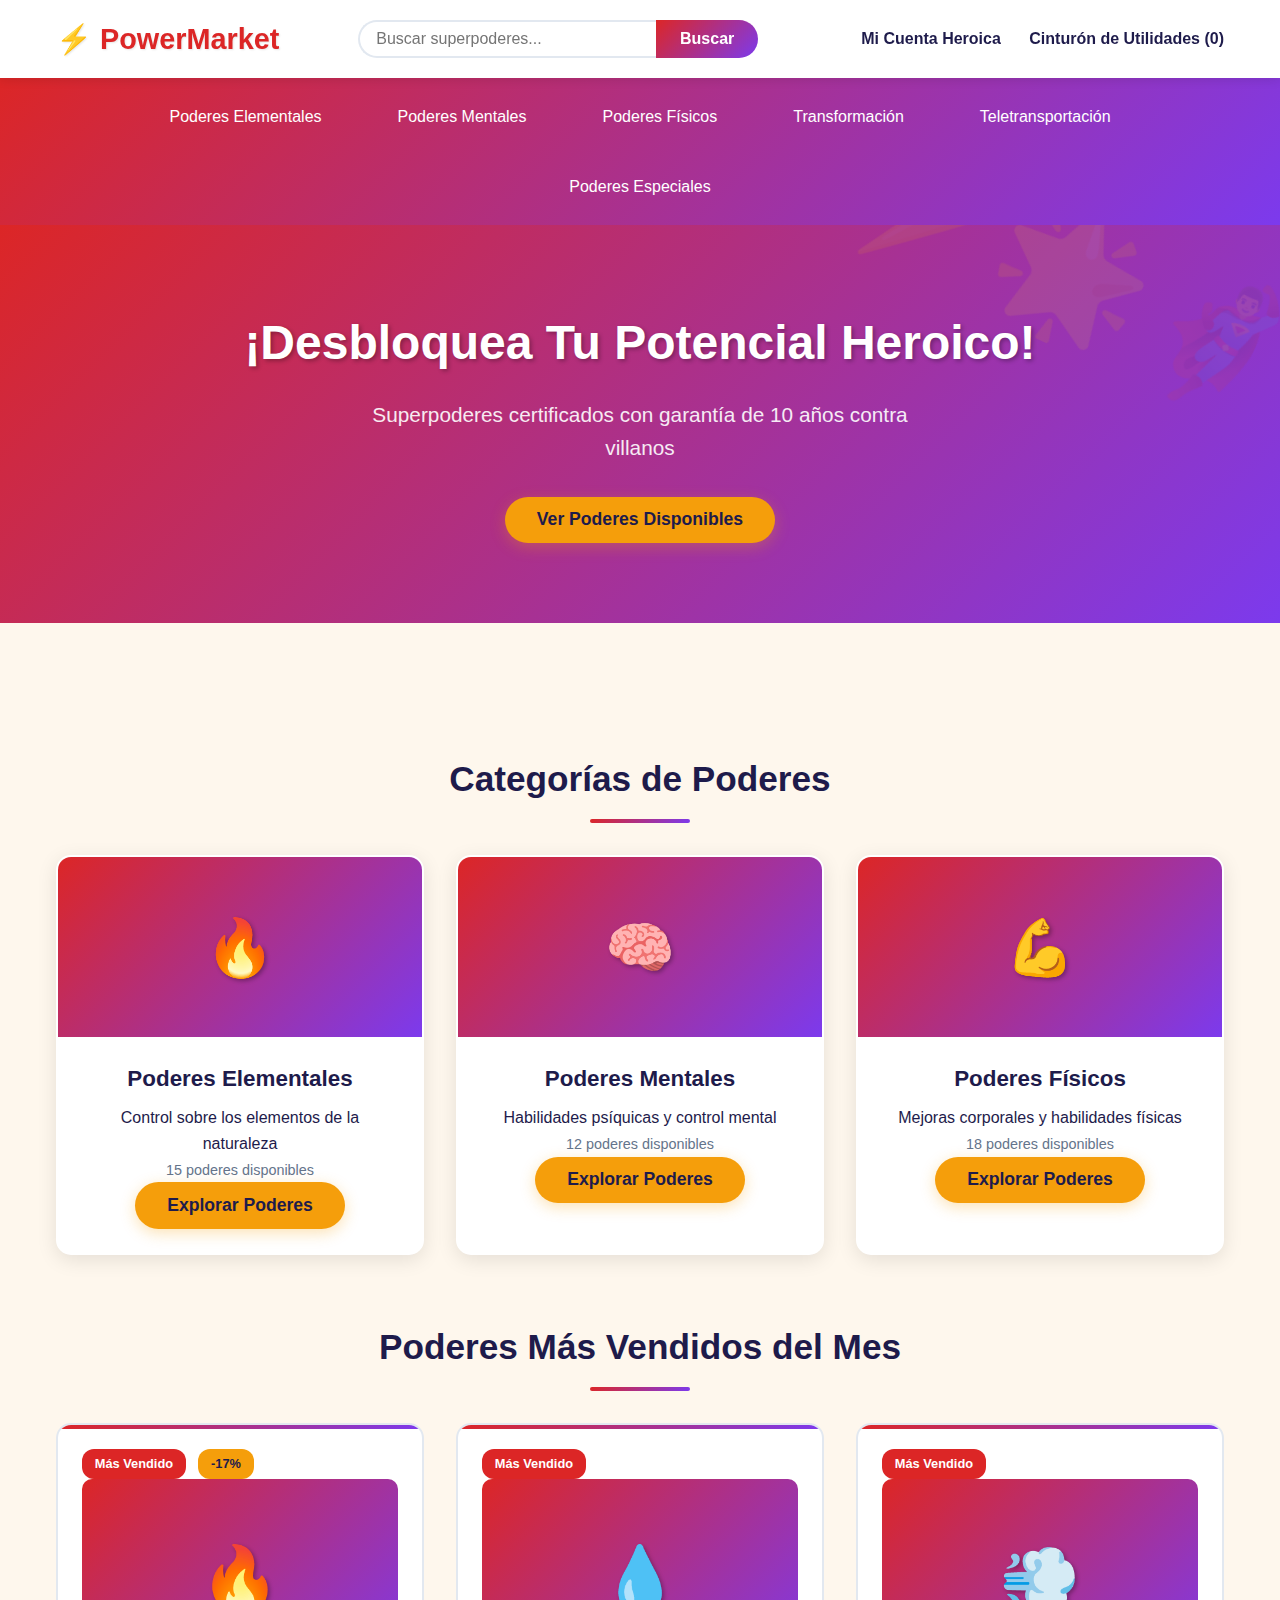
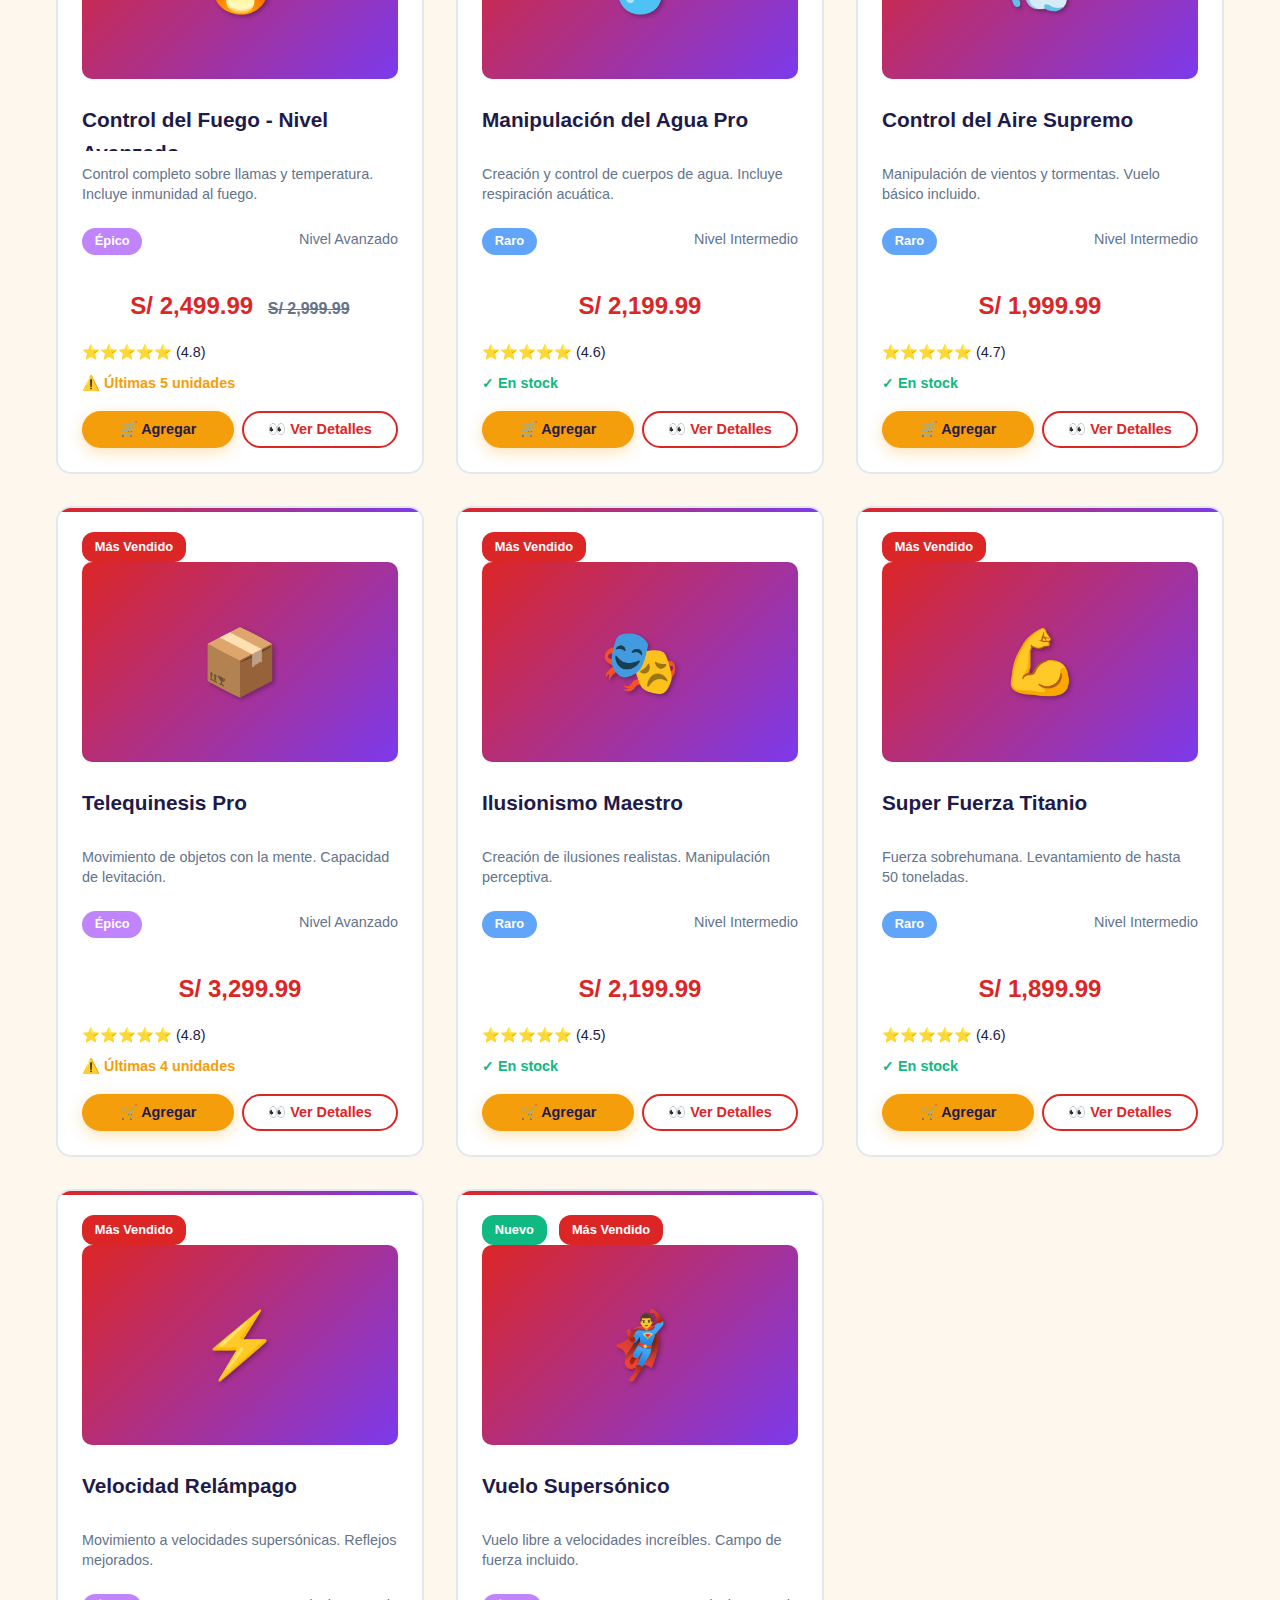
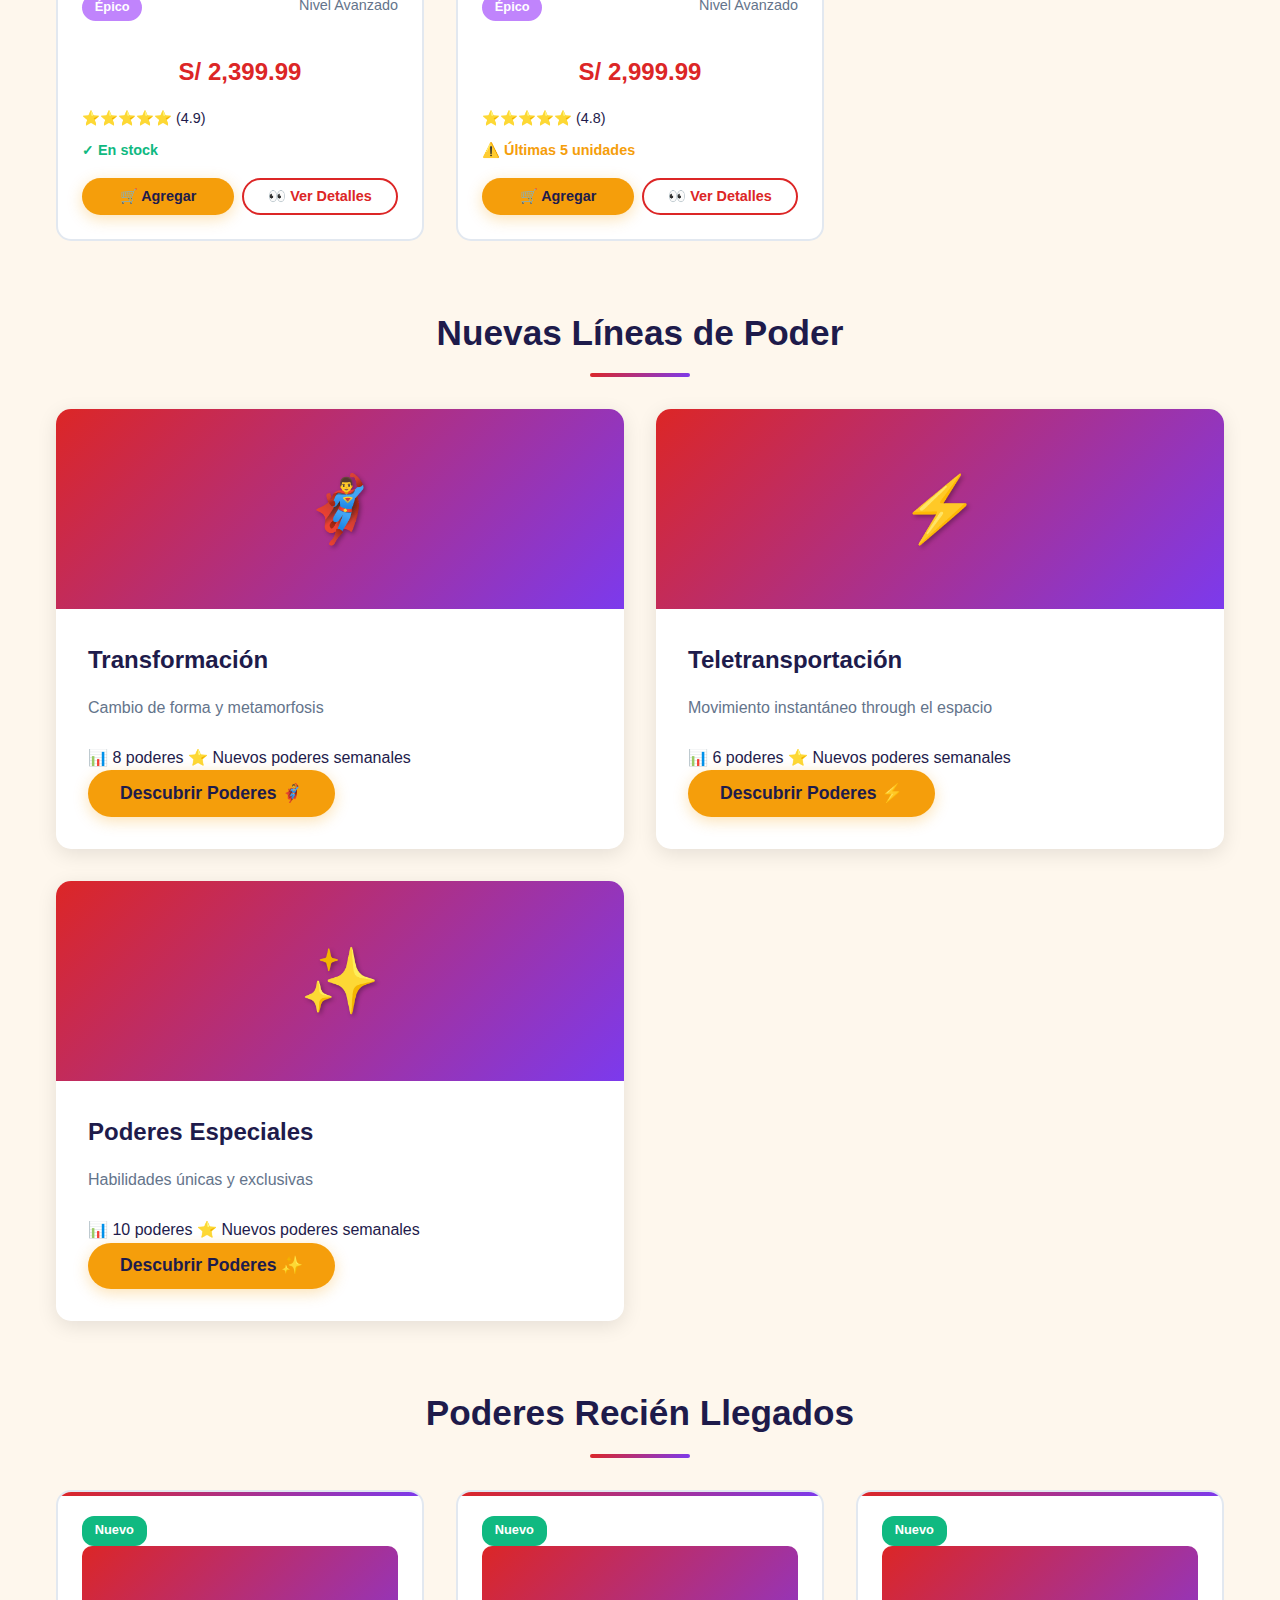
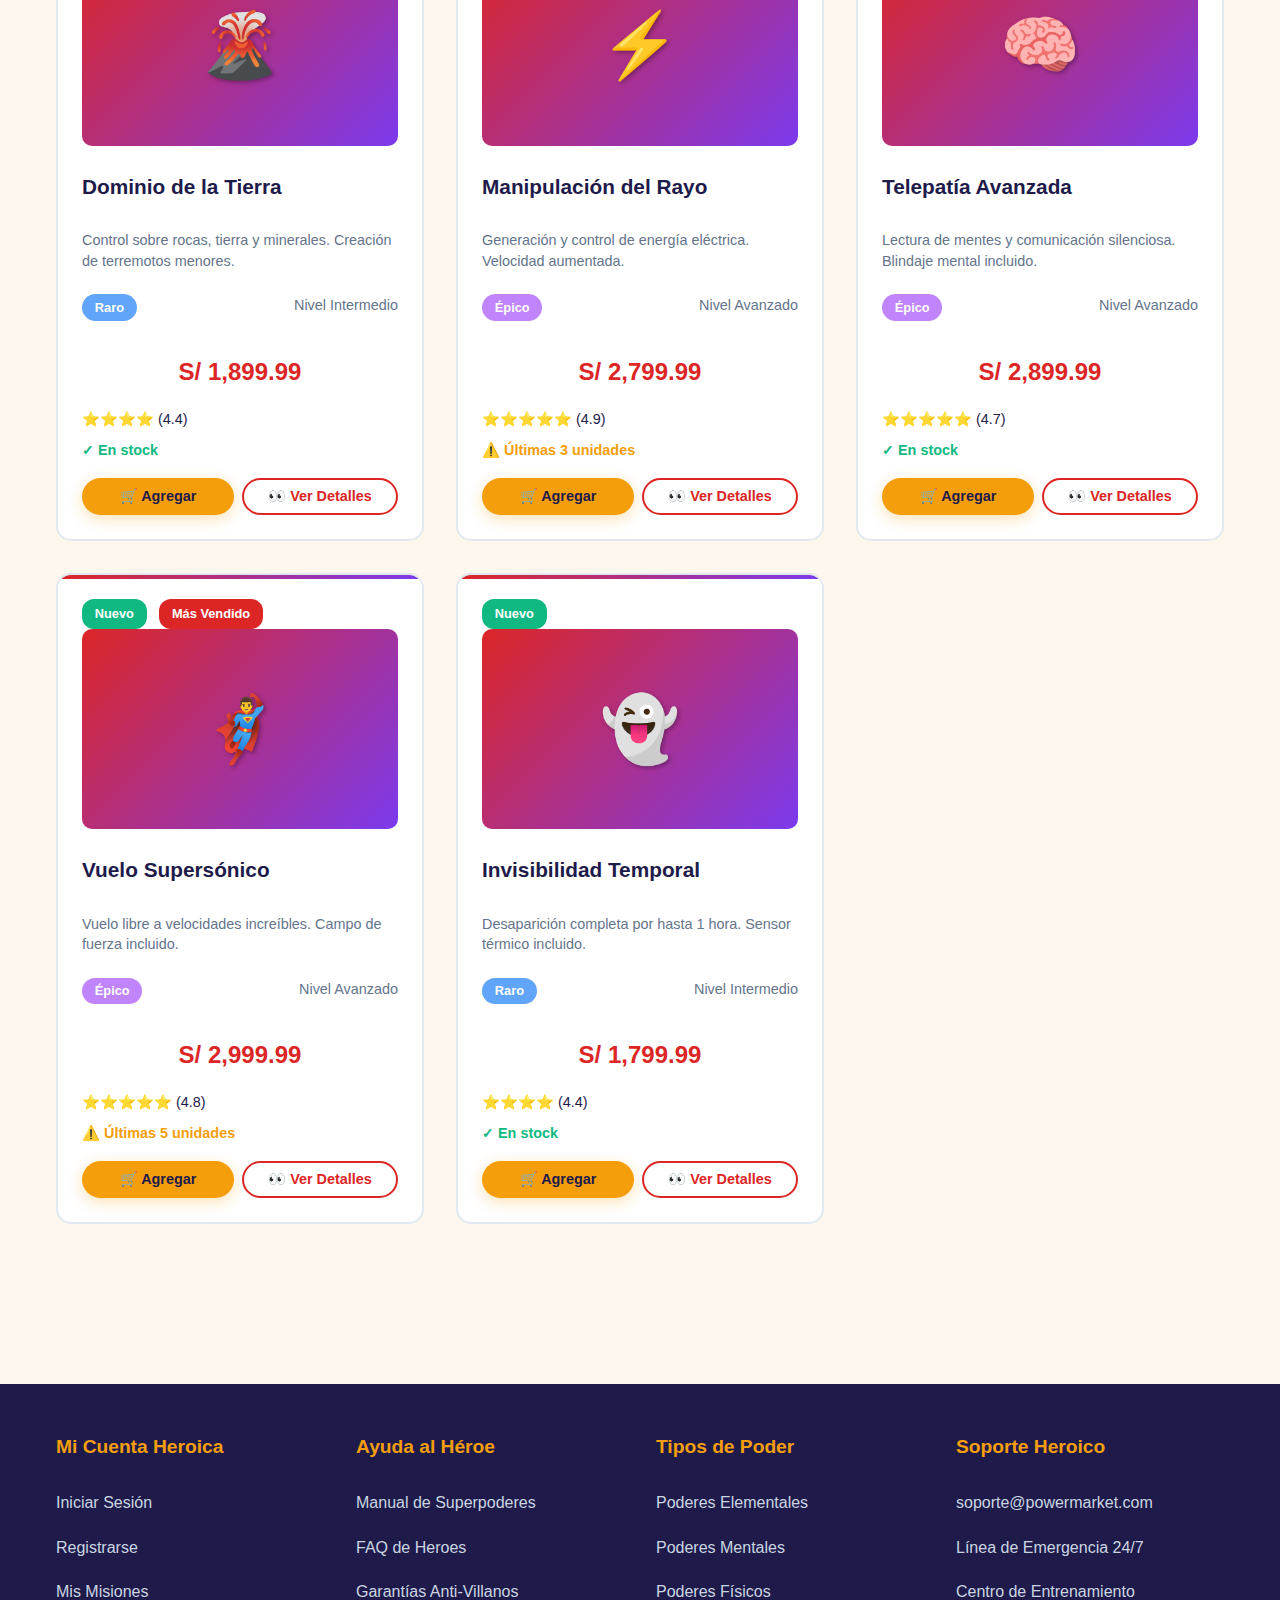
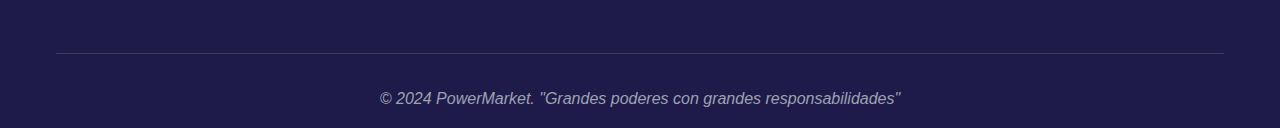
<file: index.html>
<!DOCTYPE html>
<html lang="es">
<head>
    <meta charset="UTF-8">
    <meta name="viewport" content="width=device-width, initial-scale=1.0">
    <title>PowerMarket - Tu Tienda de Superpoderes</title>
    <link rel="stylesheet" href="css/styles.css">
    <link rel="stylesheet" href="css/components.css">
</head>
<body>
    <!-- Header -->
    <header class="header">
        <div class="container">
            <div class="logo">
                <h1>⚡ PowerMarket</h1>
            </div>
            <div class="search-bar">
                <input type="text" id="search-input" placeholder="Buscar superpoderes...">
                <button onclick="performSearch()">Buscar</button>
            </div>
            <nav class="user-menu">
                <a href="pages/login.html" id="user-account">Mi Cuenta Heroica</a>
                <a href="pages/cart.html" id="cart-link">Cinturón de Utilidades (<span id="cart-count">0</span>)</a>
            </nav>
        </div>
    </header>

    <!-- Navegación de categorías -->
    <nav class="categories-nav">
        <div class="container">
            <a href="#" data-category="elementales">Poderes Elementales</a>
            <a href="#" data-category="mentales">Poderes Mentales</a>
            <a href="#" data-category="fisicos">Poderes Físicos</a>
            <a href="#" data-category="transformacion">Transformación</a>
            <a href="#" data-category="teleportacion">Teletransportación</a>
            <a href="#" data-category="especiales">Poderes Especiales</a>
        </div>
    </nav>

    <!-- Banner principal -->
    <section class="hero-banner">
        <div class="container">
            <h2>¡Desbloquea Tu Potencial Heroico!</h2>
            <p>Superpoderes certificados con garantía de 10 años contra villanos</p>
            <button class="btn btn-primary">Ver Poderes Disponibles</button>
        </div>
    </section>

    <!-- Contenido principal -->
    <main class="main-content">
        <div class="container">
            <!-- Categorías destacadas -->
            <section class="featured-categories">
                <h2 class="section-title">Categorías de Poderes</h2>
                <div class="categories-grid" id="featured-categories">
                    <!-- Las categorías se cargarán con JavaScript -->
                </div>
            </section>

            <!-- Poderes más vendidos -->
            <section class="best-sellers">
                <h2 class="section-title">Poderes Más Vendidos del Mes</h2>
                <div class="products-grid" id="best-sellers">
                    <!-- Los poderes se cargarán con JavaScript -->
                </div>
            </section>

            <!-- Nuevas categorías -->
            <section class="new-categories">
                <h2 class="section-title">Nuevas Líneas de Poder</h2>
                <div class="categories-panels" id="new-categories">
                    <!-- Las categorías nuevas se cargarán con JavaScript -->
                </div>
            </section>

            <!-- Poderes nuevos -->
            <section class="new-products">
                <h2 class="section-title">Poderes Recién Llegados</h2>
                <div class="products-grid" id="new-products">
                    <!-- Los poderes nuevos se cargarán con JavaScript -->
                </div>
            </section>
        </div>
    </main>

    <!-- Footer -->
    <footer class="footer">
        <div class="container">
            <div class="footer-sections">
                <div class="footer-section">
                    <h3>Mi Cuenta Heroica</h3>
                    <a href="pages/login.html">Iniciar Sesión</a>
                    <a href="pages/register.html">Registrarse</a>
                    <a href="pages/user-profile.html">Mis Misiones</a>
                </div>
                <div class="footer-section">
                    <h3>Ayuda al Héroe</h3>
                    <a href="#">Manual de Superpoderes</a>
                    <a href="#">FAQ de Heroes</a>
                    <a href="#">Garantías Anti-Villanos</a>
                </div>
                <div class="footer-section">
                    <h3>Tipos de Poder</h3>
                    <a href="#">Poderes Elementales</a>
                    <a href="#">Poderes Mentales</a>
                    <a href="#">Poderes Físicos</a>
                </div>
                <div class="footer-section">
                    <h3>Soporte Heroico</h3>
                    <a href="#">soporte@powermarket.com</a>
                    <a href="#">Línea de Emergencia 24/7</a>
                    <a href="#">Centro de Entrenamiento</a>
                </div>
            </div>
            <div class="footer-bottom">
                <p>&copy; 2024 PowerMarket. "Grandes poderes con grandes responsabilidades"</p>
            </div>
        </div>
    </footer>

    <!-- Scripts -->
    <script src="js/logout.js"></script>
    <script src="js/data.js"></script>
    <script src="js/utils.js"></script>
    <script src="js/components.js"></script>
    <script src="js/main.js"></script>
</body>
</html>
</file>
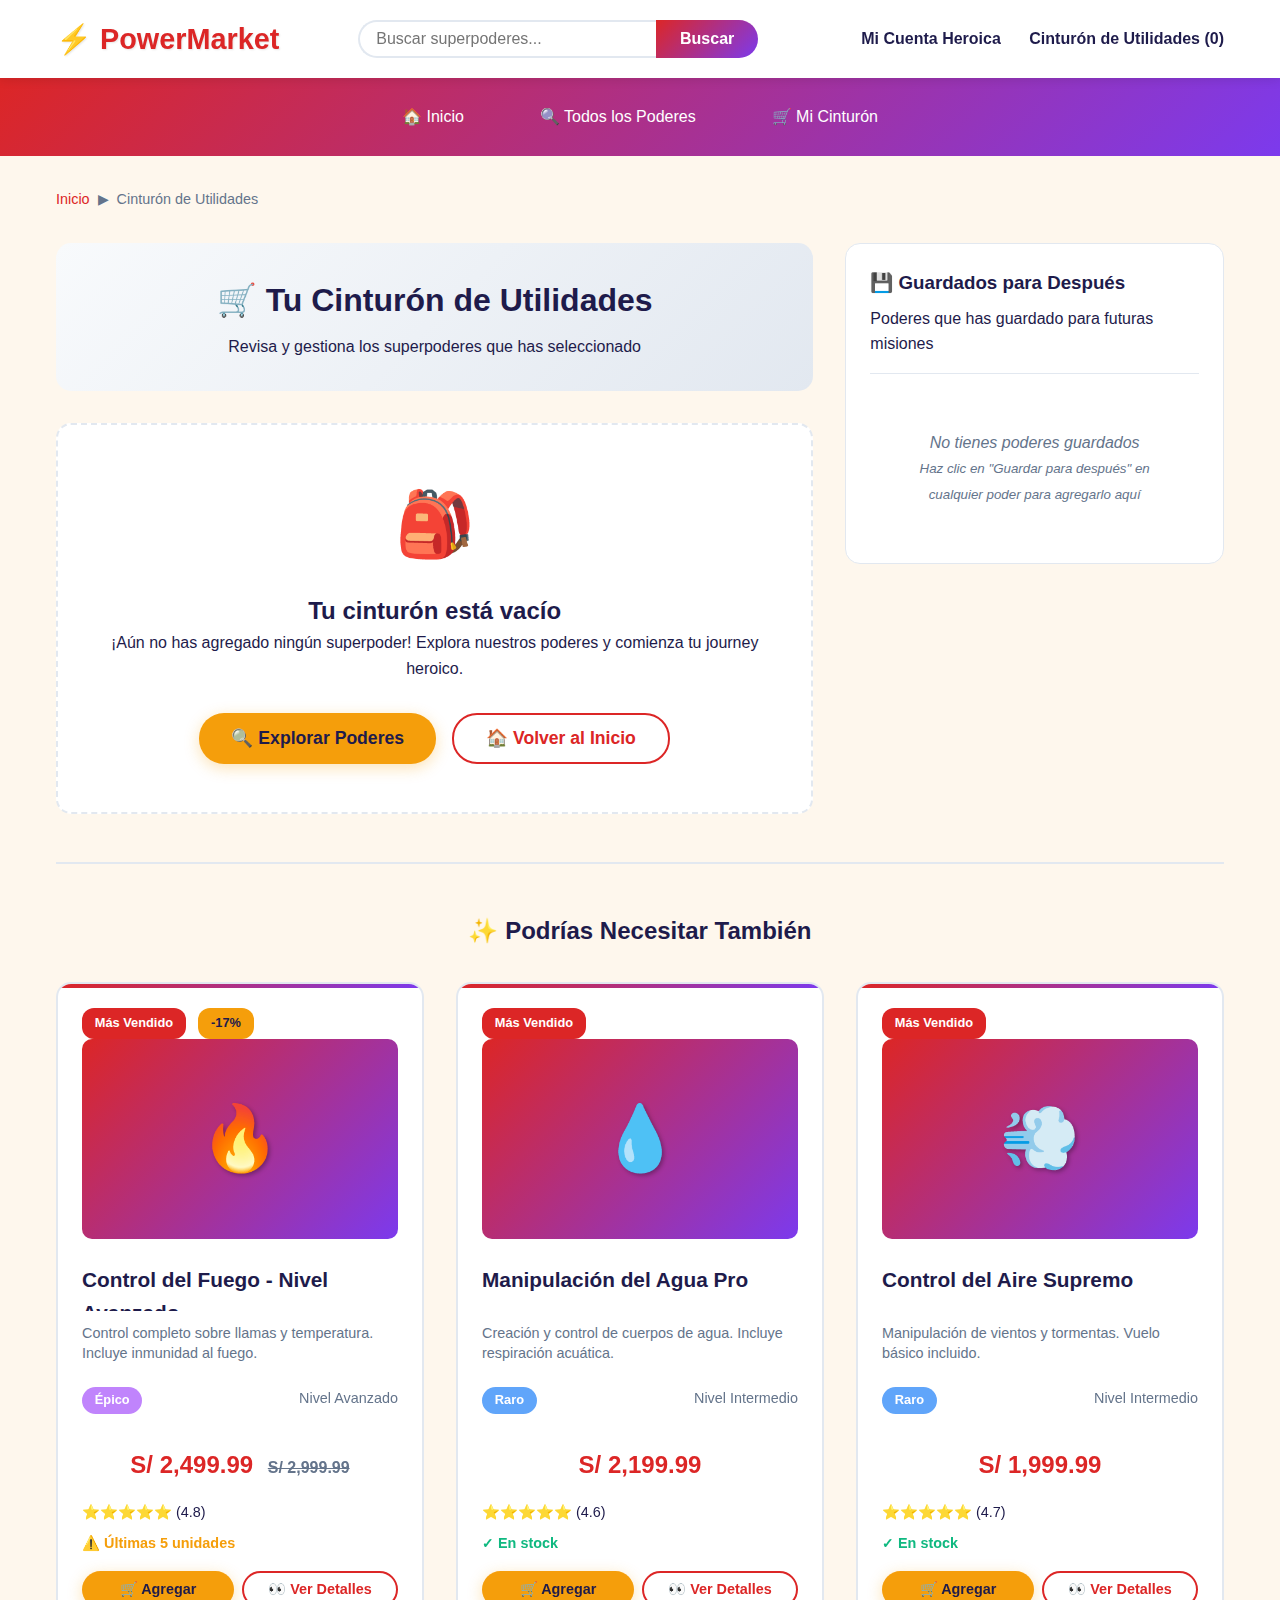
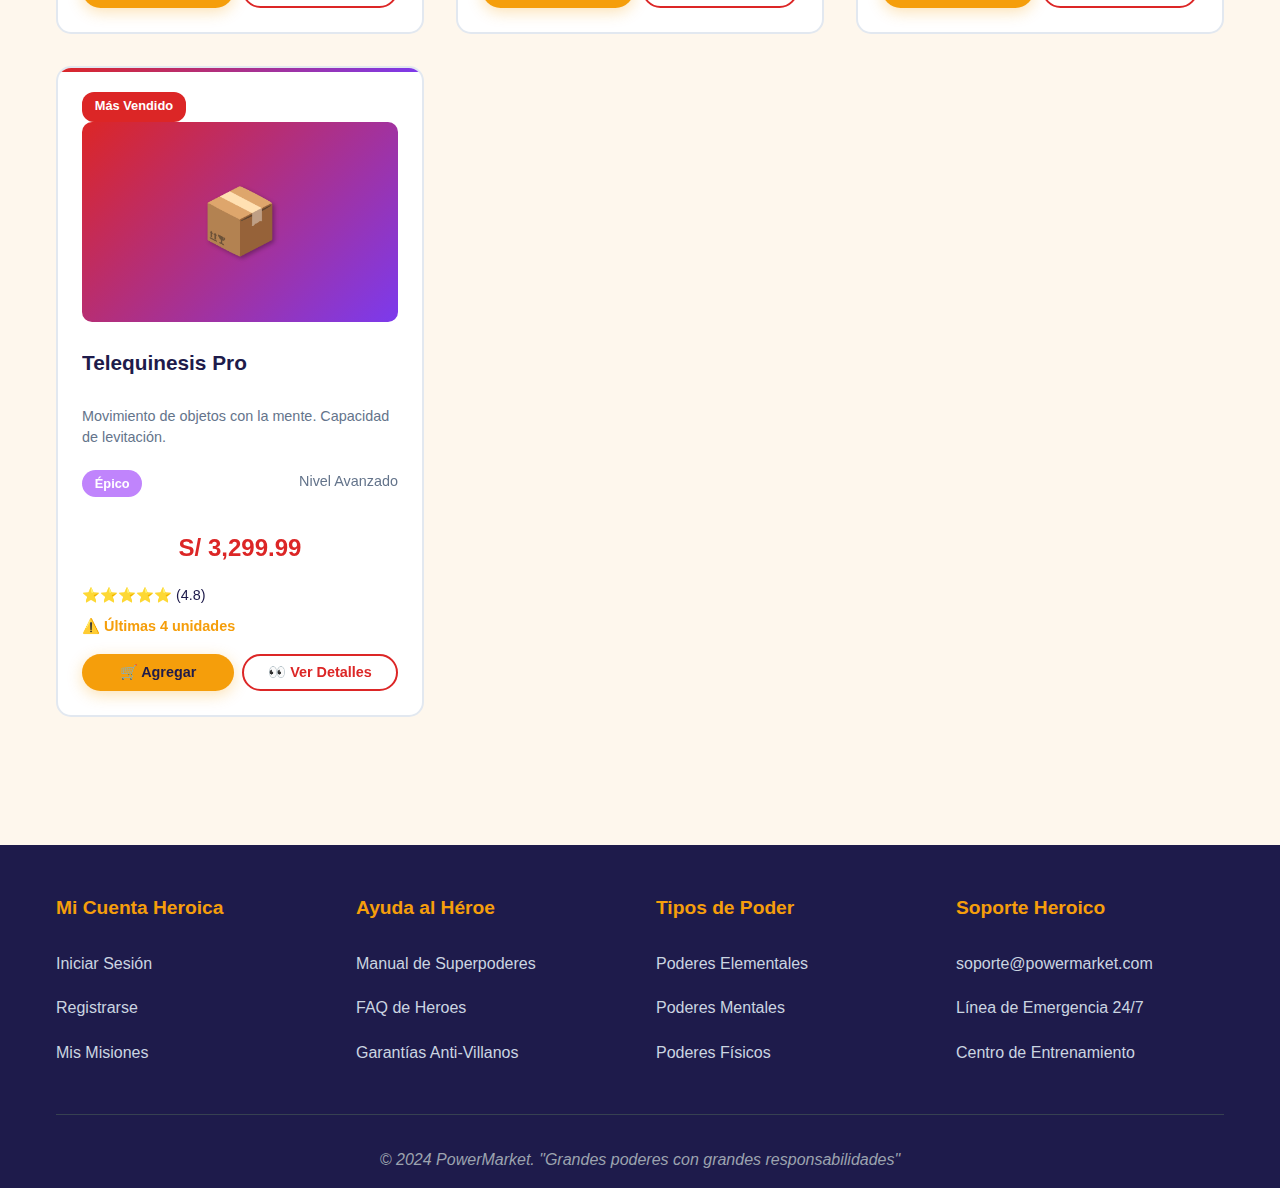
<file: pages/cart.html>
<!DOCTYPE html>
<html lang="es">
<head>
    <meta charset="UTF-8">
    <meta name="viewport" content="width=device-width, initial-scale=1.0">
    <title>Cinturón de Utilidades - PowerMarket</title>
    <link rel="stylesheet" href="../css/styles.css">
    <link rel="stylesheet" href="../css/components.css">
</head>
<body>
    <!-- Header -->
    <header class="header">
        <div class="container">
            <div class="logo">
                <a href="../index.html" style="text-decoration: none; color: inherit;">
                    <h1>⚡ PowerMarket</h1>
                </a>
            </div>
            <div class="search-bar">
                <input type="text" id="search-input" placeholder="Buscar superpoderes...">
                <button onclick="performSearch()">Buscar</button>
            </div>
            <nav class="user-menu">
                <a href="login.html" id="user-account">Mi Cuenta Heroica</a>
                <a href="cart.html" id="cart-link">Cinturón de Utilidades (<span id="cart-count">0</span>)</a>
            </nav>
        </div>
    </header>

    <!-- Navegación de categorías -->
    <nav class="categories-nav">
        <div class="container">
            <a href="../index.html">🏠 Inicio</a>
            <a href="search-results.html">🔍 Todos los Poderes</a>
            <a href="cart.html" class="active">🛒 Mi Cinturón</a>
        </div>
    </nav>

    <!-- Contenido principal -->
    <main class="main-content">
        <div class="container">
            <!-- Ruta de navegación -->
            <nav class="breadcrumb">
                <a href="../index.html">Inicio</a>
                <span>▶</span>
                <span>Cinturón de Utilidades</span>
            </nav>

            <div class="cart-layout">
                <!-- Contenido principal del carrito -->
                <div class="cart-main">
                    <div class="cart-header">
                        <h1>🛒 Tu Cinturón de Utilidades</h1>
                        <p>Revisa y gestiona los superpoderes que has seleccionado</p>
                    </div>

                    <!-- Carrito vacío -->
                    <div id="empty-cart" class="empty-cart" style="display: none;">
                        <div class="empty-cart-content">
                            <div class="empty-cart-icon">🎒</div>
                            <h2>Tu cinturón está vacío</h2>
                            <p>¡Aún no has agregado ningún superpoder! Explora nuestros poderes y comienza tu journey heroico.</p>
                            <div class="empty-cart-actions">
                                <button class="btn btn-primary" onclick="window.location.href='search-results.html'">
                                    🔍 Explorar Poderes
                                </button>
                                <button class="btn btn-outline" onclick="window.location.href='../index.html'">
                                    🏠 Volver al Inicio
                                </button>
                            </div>
                        </div>
                    </div>

                    <!-- Carrito con items -->
                    <div id="cart-with-items" style="display: none;">
                        <!-- Items del carrito -->
                        <div class="cart-items-section">
                            <h2>Poderes Seleccionados</h2>
                            <div id="cart-items-container">
                                <!-- Los items del carrito se cargarán con JavaScript -->
                            </div>
                        </div>

                        <!-- Resumen del pedido -->
                        <div class="order-summary">
                            <h3>📋 Resumen del Pedido</h3>
                            <div class="summary-details">
                                <div class="summary-row">
                                    <span>Subtotal:</span>
                                    <span id="subtotal-amount">--</span>
                                </div>
                                <div class="summary-row">
                                    <span>Costo de Activación:</span>
                                    <span id="shipping-amount">Gratis</span>
                                </div>
                                <div class="summary-row">
                                    <span>Impuestos Heroicos:</span>
                                    <span id="tax-amount">--</span>
                                </div>
                                <div class="summary-row total">
                                    <span><strong>Total:</strong></span>
                                    <span id="total-amount"><strong>--</strong></span>
                                </div>
                            </div>

                            <div class="checkout-actions">
                                <button class="btn btn-primary btn-large" onclick="proceedToCheckout()">
                                    🚀 Proceder al Checkout Heroico
                                </button>
                                <button class="btn btn-outline" onclick="continueShopping()">
                                    ← Seguir Explorando
                                </button>
                            </div>

                            <div class="security-features">
                                <div class="security-item">
                                    <span class="security-icon">🛡️</span>
                                    <span>Compra 100% segura</span>
                                </div>
                                <div class="security-item">
                                    <span class="security-icon">⚡</span>
                                    <span>Entrega inmediata</span>
                                </div>
                                <div class="security-item">
                                    <span class="security-icon">🎯</span>
                                    <span>Garantía anti-villanos</span>
                                </div>
                            </div>
                        </div>
                    </div>
                </div>

                <!-- Lista de guardados para después -->
                <aside class="saved-items-sidebar">
                    <div class="saved-header">
                        <h3>💾 Guardados para Después</h3>
                        <p>Poderes que has guardado para futuras misiones</p>
                    </div>

                    <div id="saved-items-container">
                        <!-- Los items guardados se cargarán con JavaScript -->
                    </div>

                    <div id="empty-saved" class="empty-saved">
                        <p>No tienes poderes guardados</p>
                        <small>Haz clic en "Guardar para después" en cualquier poder para agregarlo aquí</small>
                    </div>
                </aside>
            </div>

            <!-- Productos recomendados -->
            <section class="recommended-products">
                <h2>✨ Podrías Necesitar También</h2>
                <div class="products-grid" id="recommended-products">
                    <!-- Productos recomendados se cargarán con JavaScript -->
                </div>
            </section>
        </div>
    </main>

    <!-- Footer -->
    <footer class="footer">
        <div class="container">
            <div class="footer-sections">
                <div class="footer-section">
                    <h3>Mi Cuenta Heroica</h3>
                    <a href="login.html">Iniciar Sesión</a>
                    <a href="register.html">Registrarse</a>
                    <a href="user-profile.html">Mis Misiones</a>
                </div>
                <div class="footer-section">
                    <h3>Ayuda al Héroe</h3>
                    <a href="#">Manual de Superpoderes</a>
                    <a href="#">FAQ de Heroes</a>
                    <a href="#">Garantías Anti-Villanos</a>
                </div>
                <div class="footer-section">
                    <h3>Tipos de Poder</h3>
                    <a href="#">Poderes Elementales</a>
                    <a href="#">Poderes Mentales</a>
                    <a href="#">Poderes Físicos</a>
                </div>
                <div class="footer-section">
                    <h3>Soporte Heroico</h3>
                    <a href="#">soporte@powermarket.com</a>
                    <a href="#">Línea de Emergencia 24/7</a>
                    <a href="#">Centro de Entrenamiento</a>
                </div>
            </div>
            <div class="footer-bottom">
                <p>&copy; 2024 PowerMarket. "Grandes poderes con grandes responsabilidades"</p>
            </div>
        </div>
    </footer>

    <!-- Scripts -->
     <script src="../js/logout.js"></script>
    <script src="../js/data.js"></script>
    <script src="../js/utils.js"></script>
    <script src="../js/components.js"></script>
    <script src="../js/cart.js"></script>
</body>
</html>
</file>
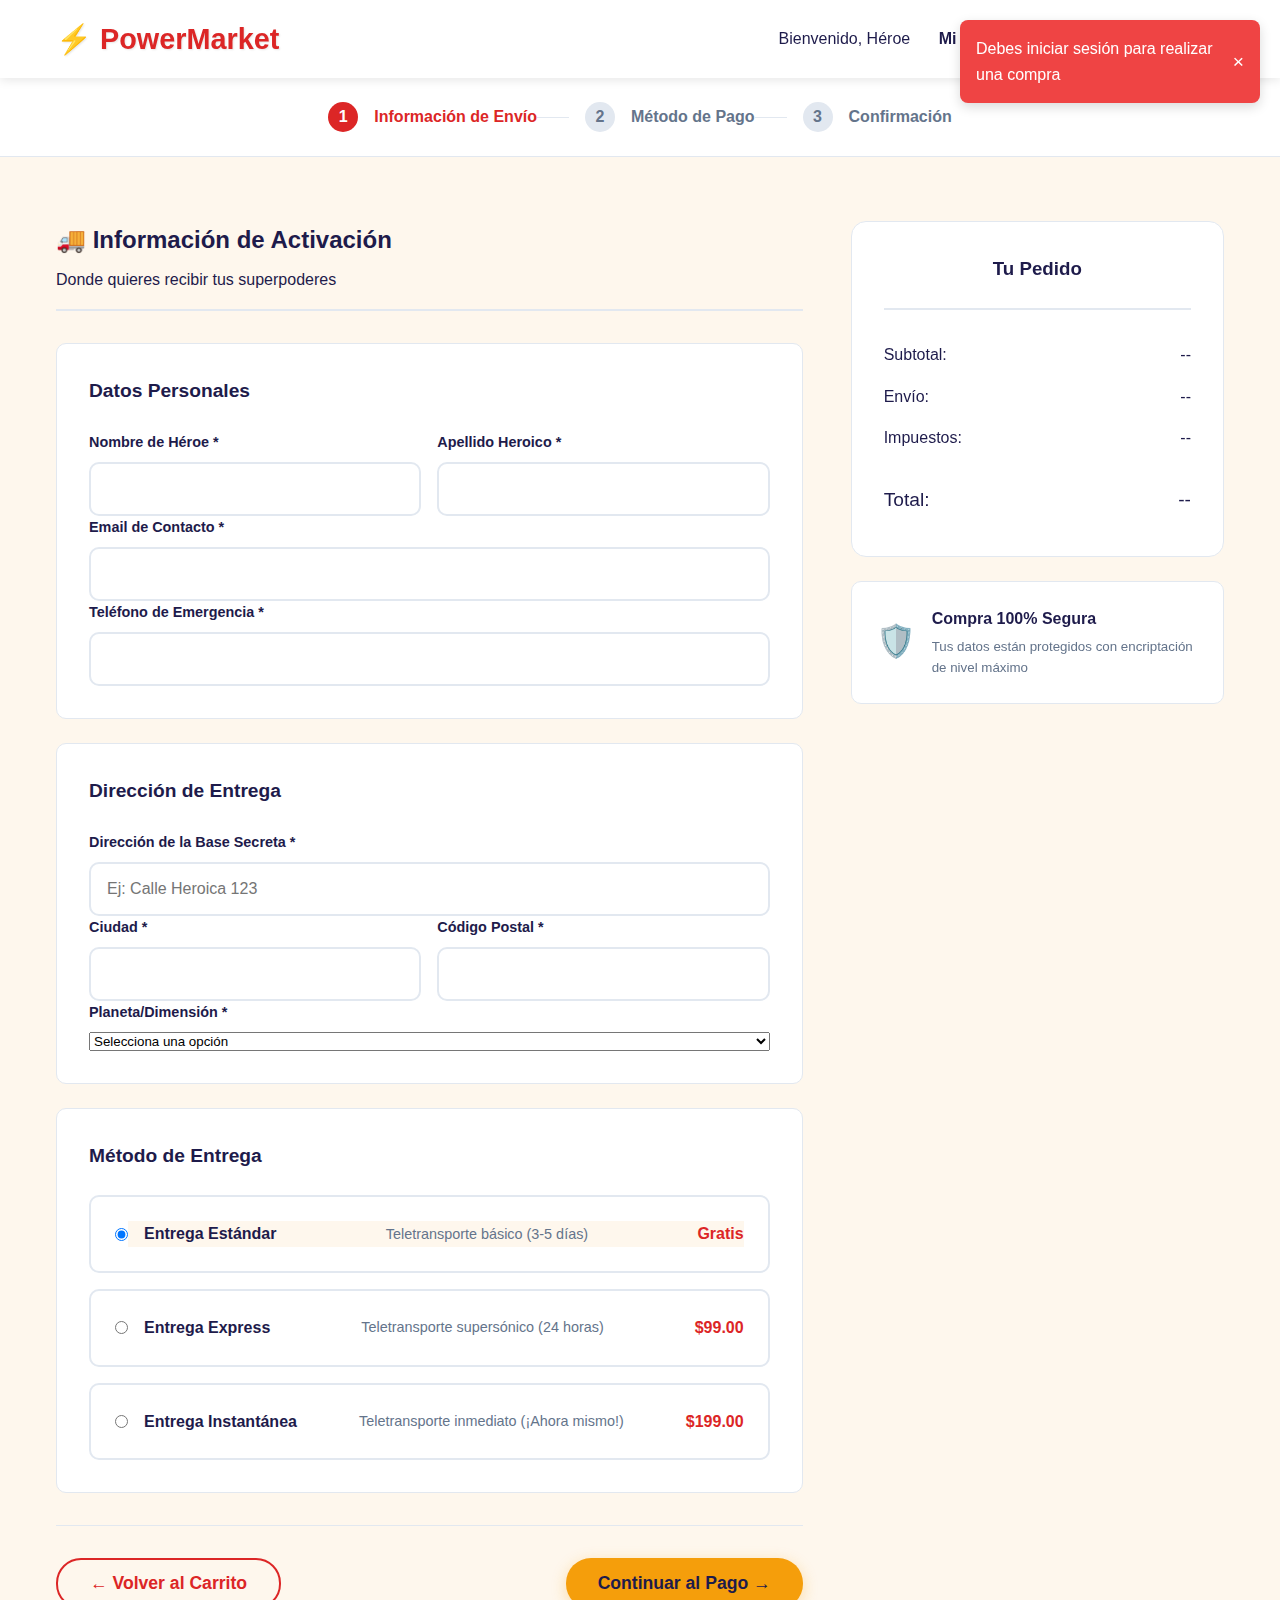
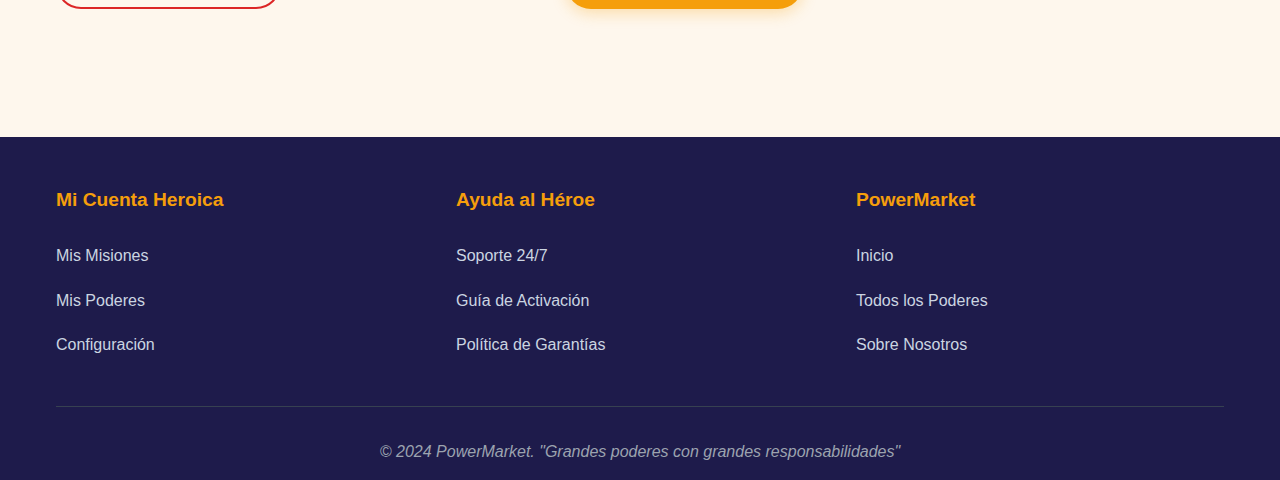
<file: pages/checkout.html>
<!DOCTYPE html>
<html lang="es">
<head>
    <meta charset="UTF-8">
    <meta name="viewport" content="width=device-width, initial-scale=1.0">
    <title>Checkout Heroico - PowerMarket</title>
    <link rel="stylesheet" href="../css/styles.css">
    <link rel="stylesheet" href="../css/components.css">
</head>
<body>
    <!-- Header -->
    <header class="header">
        <div class="container">
            <div class="logo">
                <a href="../index.html" style="text-decoration: none; color: inherit;">
                    <h1>⚡ PowerMarket</h1>
                </a>
            </div>
            <nav class="user-menu">
                <span id="user-welcome">Bienvenido, Héroe</span>
                <a href="user-profile.html" id="user-account">Mi Perfil</a>
                <a href="cart.html" id="cart-link">Cinturón de Utilidades (<span id="cart-count">0</span>)</a>
            </nav>
        </div>
    </header>

    <!-- Navegación de checkout -->
    <nav class="checkout-steps">
        <div class="container">
            <div class="steps">
                <div class="step active" data-step="1">
                    <span class="step-number">1</span>
                    <span class="step-label">Información de Envío</span>
                </div>
                <div class="step" data-step="2">
                    <span class="step-number">2</span>
                    <span class="step-label">Método de Pago</span>
                </div>
                <div class="step" data-step="3">
                    <span class="step-number">3</span>
                    <span class="step-label">Confirmación</span>
                </div>
            </div>
        </div>
    </nav>

    <!-- Contenido principal -->
    <main class="main-content">
        <div class="container">
            <div class="checkout-layout">
                <!-- Formularios de checkout -->
                <div class="checkout-forms">
                    <!-- Paso 1: Información de envío -->
                    <form id="shipping-form" class="checkout-step active" data-step="1">
                        <div class="step-header">
                            <h2>🚚 Información de Activación</h2>
                            <p>Donde quieres recibir tus superpoderes</p>
                        </div>

                        <div class="form-section">
                            <h3>Datos Personales</h3>
                            <div class="form-row">
                                <div class="form-group">
                                    <label for="shipping-firstname">Nombre de Héroe *</label>
                                    <input type="text" id="shipping-firstname" name="firstname" required>
                                </div>
                                <div class="form-group">
                                    <label for="shipping-lastname">Apellido Heroico *</label>
                                    <input type="text" id="shipping-lastname" name="lastname" required>
                                </div>
                            </div>
                            
                            <div class="form-group">
                                <label for="shipping-email">Email de Contacto *</label>
                                <input type="email" id="shipping-email" name="email" required>
                            </div>
                            
                            <div class="form-group">
                                <label for="shipping-phone">Teléfono de Emergencia *</label>
                                <input type="tel" id="shipping-phone" name="phone" required>
                            </div>
                        </div>

                        <div class="form-section">
                            <h3>Dirección de Entrega</h3>
                            <div class="form-group">
                                <label for="shipping-address">Dirección de la Base Secreta *</label>
                                <input type="text" id="shipping-address" name="address" required placeholder="Ej: Calle Heroica 123">
                            </div>
                            
                            <div class="form-row">
                                <div class="form-group">
                                    <label for="shipping-city">Ciudad *</label>
                                    <input type="text" id="shipping-city" name="city" required>
                                </div>
                                <div class="form-group">
                                    <label for="shipping-zip">Código Postal *</label>
                                    <input type="text" id="shipping-zip" name="zip" required>
                                </div>
                            </div>
                            
                            <div class="form-group">
                                <label for="shipping-country">Planeta/Dimensión *</label>
                                <select id="shipping-country" name="country" required>
                                    <option value="">Selecciona una opción</option>
                                    <option value="earth">Tierra</option>
                                    <option value="asgard">Asgard</option>
                                    <option value="krypton">Krypton</option>
                                    <option value="wakanda">Wakanda</option>
                                    <option value="other">Otra Dimensión</option>
                                </select>
                            </div>
                        </div>

                        <div class="form-section">
                            <h3>Método de Entrega</h3>
                            <div class="delivery-options">
                                <label class="delivery-option">
                                    <input type="radio" name="delivery-method" value="standard" checked>
                                    <span class="delivery-info">
                                        <span class="delivery-name">Entrega Estándar</span>
                                        <span class="delivery-desc">Teletransporte básico (3-5 días)</span>
                                        <span class="delivery-price">Gratis</span>
                                    </span>
                                </label>
                                
                                <label class="delivery-option">
                                    <input type="radio" name="delivery-method" value="express">
                                    <span class="delivery-info">
                                        <span class="delivery-name">Entrega Express</span>
                                        <span class="delivery-desc">Teletransporte supersónico (24 horas)</span>
                                        <span class="delivery-price">$99.00</span>
                                    </span>
                                </label>
                                
                                <label class="delivery-option">
                                    <input type="radio" name="delivery-method" value="instant">
                                    <span class="delivery-info">
                                        <span class="delivery-name">Entrega Instantánea</span>
                                        <span class="delivery-desc">Teletransporte inmediato (¡Ahora mismo!)</span>
                                        <span class="delivery-price">$199.00</span>
                                    </span>
                                </label>
                            </div>
                        </div>

                        <div class="step-actions">
                            <button type="button" class="btn btn-outline" onclick="window.location.href='cart.html'">
                                ← Volver al Carrito
                            </button>
                            <button type="button" class="btn btn-primary" onclick="goToStep(2)">
                                Continuar al Pago →
                            </button>
                        </div>
                    </form>

                    <!-- Paso 2: Método de pago -->
                    <form id="payment-form" class="checkout-step" data-step="2">
                        <div class="step-header">
                            <h2>💳 Método de Pago Heroico</h2>
                            <p>Como prefieres realizar el intercambio de energía</p>
                        </div>

                        <div class="payment-methods">
                            <div class="payment-tabs">
                                <button type="button" class="payment-tab active" data-method="credit-card">
                                    💳 Tarjeta de Crédito
                                </button>
                                <button type="button" class="payment-tab" data-method="qr">
                                    📱 Código QR
                                </button>
                                <button type="button" class="payment-tab" data-method="crypto">
                                    ₿ Cripto-Energía
                                </button>
                            </div>

                            <!-- Tarjeta de crédito -->
                            <div class="payment-method active" id="credit-card-method">
                                <div class="form-section">
                                    <div class="form-group">
                                        <label for="card-number">Número de Tarjeta *</label>
                                        <input type="text" id="card-number" name="cardNumber" placeholder="1234 5678 9012 3456">
                                    </div>
                                    
                                    <div class="form-row">
                                        <div class="form-group">
                                            <label for="card-expiry">Fecha de Expiración *</label>
                                            <input type="text" id="card-expiry" name="cardExpiry" placeholder="MM/AA">
                                        </div>
                                        <div class="form-group">
                                            <label for="card-cvc">CVC *</label>
                                            <input type="text" id="card-cvc" name="cardCvc" placeholder="123">
                                        </div>
                                    </div>
                                    
                                    <div class="form-group">
                                        <label for="card-name">Nombre en la Tarjeta *</label>
                                        <input type="text" id="card-name" name="cardName" placeholder="SUPER HEROE">
                                    </div>
                                </div>
                            </div>

                            <!-- Código QR -->
                            <div class="payment-method" id="qr-method">
                                <div class="qr-payment">
                                    <div class="qr-code">
                                        <div class="qr-placeholder">
                                            <span>📱</span>
                                            <p>Escanea este código con tu app de pagos</p>
                                        </div>
                                    </div>
                                    <div class="qr-info">
                                        <h4>Pago por Código QR</h4>
                                        <p>Usa Yape, Plin, o cualquier app de pagos móviles</p>
                                        <div class="qr-amount">
                                            <strong>Monto a pagar:</strong>
                                            <span id="qr-amount">--</span>
                                        </div>
                                        <div class="qr-instructions">
                                            <p>1. Abre tu app de pagos</p>
                                            <p>2. Escanea el código QR</p>
                                            <p>3. Confirma el pago</p>
                                        </div>
                                    </div>
                                </div>
                            </div>

                            <!-- Cripto -->
                            <div class="payment-method" id="crypto-method">
                                <div class="crypto-payment">
                                    <div class="crypto-info">
                                        <h4>Pago con Cripto-Energía</h4>
                                        <p>Intercambio de energía pura y descentralizada</p>
                                        
                                        <div class="crypto-options">
                                            <label class="crypto-option">
                                                <input type="radio" name="crypto-type" value="bitcoin" checked>
                                                <span>Bitcoin (BTC)</span>
                                            </label>
                                            <label class="crypto-option">
                                                <input type="radio" name="crypto-type" value="ethereum">
                                                <span>Ethereum (ETH)</span>
                                            </label>
                                            <label class="crypto-option">
                                                <input type="radio" name="crypto-type" value="dogecoin">
                                                <span>Dogecoin (DOGE)</span>
                                            </label>
                                        </div>
                                        
                                        <div class="crypto-address">
                                            <label>Dirección de la Billetera:</label>
                                            <code id="crypto-address">bc1qxy2kgdygjrsqtzq2n0yrf2493p83kkfjhx0wlh</code>
                                            <button type="button" class="btn-copy" onclick="copyCryptoAddress()">
                                                Copiar
                                            </button>
                                        </div>
                                        
                                        <div class="crypto-amount">
                                            <strong>Monto equivalente:</strong>
                                            <span id="crypto-amount">--</span>
                                        </div>
                                    </div>
                                </div>
                            </div>
                        </div>

                        <div class="step-actions">
                            <button type="button" class="btn btn-outline" onclick="goToStep(1)">
                                ← Volver a Envío
                            </button>
                            <button type="button" class="btn btn-primary" onclick="goToStep(3)">
                                Revisar Pedido →
                            </button>
                        </div>
                    </form>

                    <!-- Paso 3: Confirmación -->
                    <div id="confirmation-step" class="checkout-step" data-step="3">
                        <div class="step-header">
                            <h2>✅ Confirmar Pedido Heroico</h2>
                            <p>Revisa que todo esté correcto antes de la activación</p>
                        </div>

                        <div class="confirmation-sections">
                            <div class="confirmation-section">
                                <h3>📦 Resumen del Pedido</h3>
                                <div id="order-summary-items">
                                    <!-- Los items se cargarán con JavaScript -->
                                </div>
                            </div>

                            <div class="confirmation-section">
                                <h3>🚚 Información de Entrega</h3>
                                <div id="shipping-summary">
                                    <!-- La información de envío se cargará con JavaScript -->
                                </div>
                            </div>

                            <div class="confirmation-section">
                                <h3>💳 Información de Pago</h3>
                                <div id="payment-summary">
                                    <!-- La información de pago se cargará con JavaScript -->
                                </div>
                            </div>

                            <div class="confirmation-total">
                                <div class="total-row">
                                    <span>Total del Pedido:</span>
                                    <strong id="confirmation-total">--</strong>
                                </div>
                            </div>
                        </div>

                        <div class="confirmation-actions">
                            <button type="button" class="btn btn-outline" onclick="goToStep(2)">
                                ← Editar Pago
                            </button>
                            <button type="button" class="btn btn-primary btn-large" onclick="completeOrder()">
                                🚀 Confirmar y Activar Poderes
                            </button>
                        </div>
                    </div>
                </div>

                <!-- Resumen del pedido -->
                <aside class="checkout-summary">
                    <div class="summary-card">
                        <h3>Tu Pedido</h3>
                        <div id="checkout-items">
                            <!-- Los items del carrito se cargarán con JavaScript -->
                        </div>
                        
                        <div class="summary-totals">
                            <div class="total-row">
                                <span>Subtotal:</span>
                                <span id="summary-subtotal">--</span>
                            </div>
                            <div class="total-row">
                                <span>Envío:</span>
                                <span id="summary-shipping">--</span>
                            </div>
                            <div class="total-row">
                                <span>Impuestos:</span>
                                <span id="summary-tax">--</span>
                            </div>
                            <div class="total-row grand-total">
                                <span>Total:</span>
                                <span id="summary-total">--</span>
                            </div>
                        </div>
                    </div>

                    <div class="security-badge">
                        <div class="security-icon">🛡️</div>
                        <div class="security-text">
                            <strong>Compra 100% Segura</strong>
                            <small>Tus datos están protegidos con encriptación de nivel máximo</small>
                        </div>
                    </div>
                </aside>
            </div>
        </div>
    </main>

    <!-- Footer -->
    <footer class="footer">
        <div class="container">
            <div class="footer-sections">
                <div class="footer-section">
                    <h3>Mi Cuenta Heroica</h3>
                    <a href="user-profile.html">Mis Misiones</a>
                    <a href="user-profile.html">Mis Poderes</a>
                    <a href="user-profile.html">Configuración</a>
                </div>
                <div class="footer-section">
                    <h3>Ayuda al Héroe</h3>
                    <a href="#">Soporte 24/7</a>
                    <a href="#">Guía de Activación</a>
                    <a href="#">Política de Garantías</a>
                </div>
                <div class="footer-section">
                    <h3>PowerMarket</h3>
                    <a href="../index.html">Inicio</a>
                    <a href="search-results.html">Todos los Poderes</a>
                    <a href="#">Sobre Nosotros</a>
                </div>
            </div>
            <div class="footer-bottom">
                <p>&copy; 2024 PowerMarket. "Grandes poderes con grandes responsabilidades"</p>
            </div>
        </div>
    </footer>

    <!-- Modal de éxito -->
    <div id="success-modal" class="modal-overlay" style="display: none;">
        <div class="modal-content success-modal">
            <div class="modal-icon">🎉</div>
            <h2>¡Activación Exitosa!</h2>
            <p>Tu pedido ha sido procesado correctamente. Los superpoderes están en camino.</p>
            <div class="order-details">
                <p><strong>Número de Orden:</strong> <span id="order-number">--</span></p>
                <p><strong>Fecha de Entrega Estimada:</strong> <span id="delivery-date">--</span></p>
            </div>
            <div class="modal-actions">
                <button class="btn btn-primary" onclick="viewOrder()">Ver Detalles del Pedido</button>
                <button class="btn btn-outline" onclick="goHome()">Volver al Inicio</button>
            </div>
        </div>
    </div>

    <!-- Scripts -->
     <script src="../js/logout.js"></script>
    <script src="../js/data.js"></script>
    <script src="../js/utils.js"></script>
    <script src="../js/components.js"></script>
    <script src="../js/checkout.js"></script>
</body>
</html>
</file>
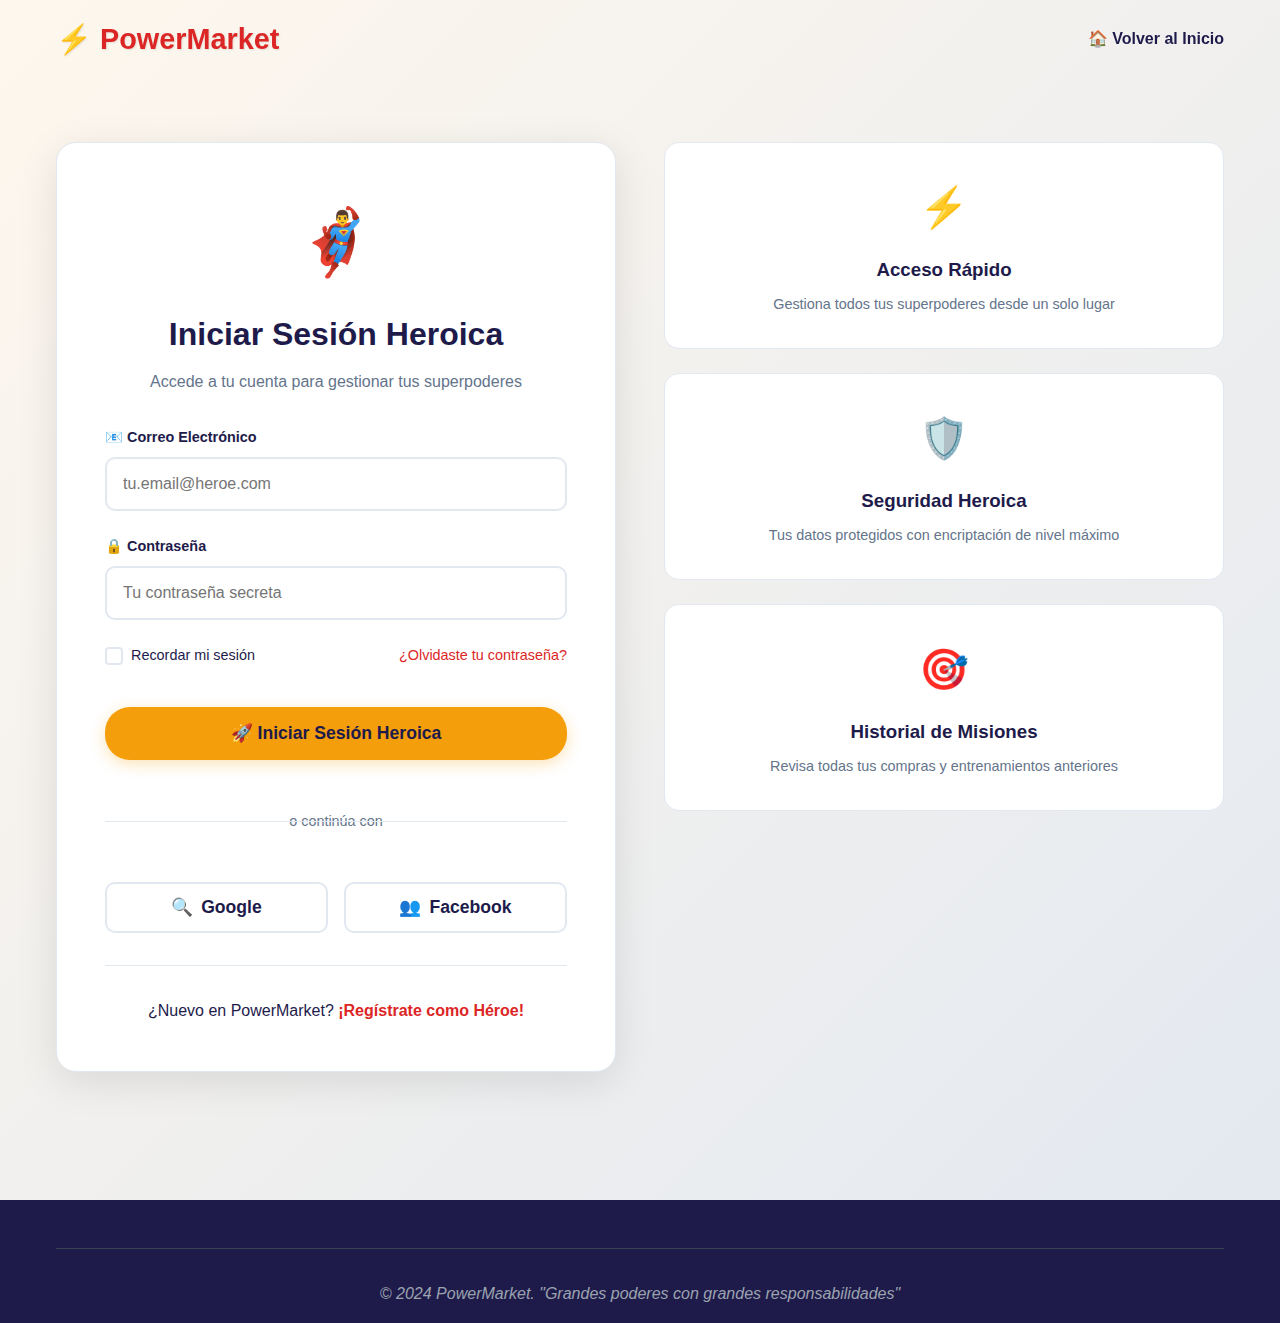
<file: pages/login.html>
<!DOCTYPE html>
<html lang="es">
<head>
    <meta charset="UTF-8">
    <meta name="viewport" content="width=device-width, initial-scale=1.0">
    <title>Iniciar Sesión Heroica - PowerMarket</title>
    <link rel="stylesheet" href="../css/styles.css">
    <link rel="stylesheet" href="../css/components.css">
</head>
<body class="auth-page">
    <!-- Header simplificado para páginas de auth -->
    <header class="header">
        <div class="container">
            <div class="logo">
                <a href="../index.html" style="text-decoration: none; color: inherit;">
                    <h1>⚡ PowerMarket</h1>
                </a>
            </div>
            <nav class="user-menu">
                <a href="../index.html">🏠 Volver al Inicio</a>
            </nav>
        </div>
    </header>

    <!-- Contenido principal -->
    <main class="main-content">
        <div class="container">
            <div class="auth-container">
                <div class="auth-card">
                    <div class="auth-header">
                        <div class="auth-icon">🦸‍♂️</div>
                        <h1>Iniciar Sesión Heroica</h1>
                        <p>Accede a tu cuenta para gestionar tus superpoderes</p>
                    </div>

                    <form id="login-form" class="auth-form">
                        <div class="form-group">
                            <label for="login-email">📧 Correo Electrónico</label>
                            <input 
                                type="email" 
                                id="login-email" 
                                name="email" 
                                required
                                placeholder="tu.email@heroe.com"
                            >
                            <div class="error-message" id="email-error"></div>
                        </div>

                        <div class="form-group">
                            <label for="login-password">🔒 Contraseña</label>
                            <input 
                                type="password" 
                                id="login-password" 
                                name="password" 
                                required
                                placeholder="Tu contraseña secreta"
                            >
                            <div class="error-message" id="password-error"></div>
                        </div>

                        <div class="form-options">
                            <label class="checkbox-label">
                                <input type="checkbox" id="remember-me" name="remember-me">
                                <span class="checkmark"></span>
                                Recordar mi sesión
                            </label>
                            <a href="forgot-password.html" class="forgot-link">¿Olvidaste tu contraseña?</a>
                        </div>

                        <button type="submit" class="btn btn-primary btn-large auth-btn">
                            🚀 Iniciar Sesión Heroica
                        </button>

                        <div class="auth-divider">
                            <span>o continúa con</span>
                        </div>

                        <div class="social-auth">
                            <button type="button" class="btn btn-social btn-google">
                                <span class="social-icon">🔍</span>
                                Google
                            </button>
                            <button type="button" class="btn btn-social btn-facebook">
                                <span class="social-icon">👥</span>
                                Facebook
                            </button>
                        </div>
                    </form>

                    <div class="auth-footer">
                        <p>¿Nuevo en PowerMarket? <a href="register.html">¡Regístrate como Héroe!</a></p>
                    </div>
                </div>

                <div class="auth-features">
                    <div class="feature-card">
                        <div class="feature-icon">⚡</div>
                        <h3>Acceso Rápido</h3>
                        <p>Gestiona todos tus superpoderes desde un solo lugar</p>
                    </div>
                    <div class="feature-card">
                        <div class="feature-icon">🛡️</div>
                        <h3>Seguridad Heroica</h3>
                        <p>Tus datos protegidos con encriptación de nivel máximo</p>
                    </div>
                    <div class="feature-card">
                        <div class="feature-icon">🎯</div>
                        <h3>Historial de Misiones</h3>
                        <p>Revisa todas tus compras y entrenamientos anteriores</p>
                    </div>
                </div>
            </div>
        </div>
    </main>

    <!-- Footer simplificado -->
    <footer class="footer">
        <div class="container">
            <div class="footer-bottom">
                <p>&copy; 2024 PowerMarket. "Grandes poderes con grandes responsabilidades"</p>
            </div>
        </div>
    </footer>

    <!-- Scripts -->
     <script src="../js/logout.js"></script>
    <script src="../js/data.js"></script>
    <script src="../js/utils.js"></script>
    <script src="../js/auth.js"></script>
</body>
</html>
</file>
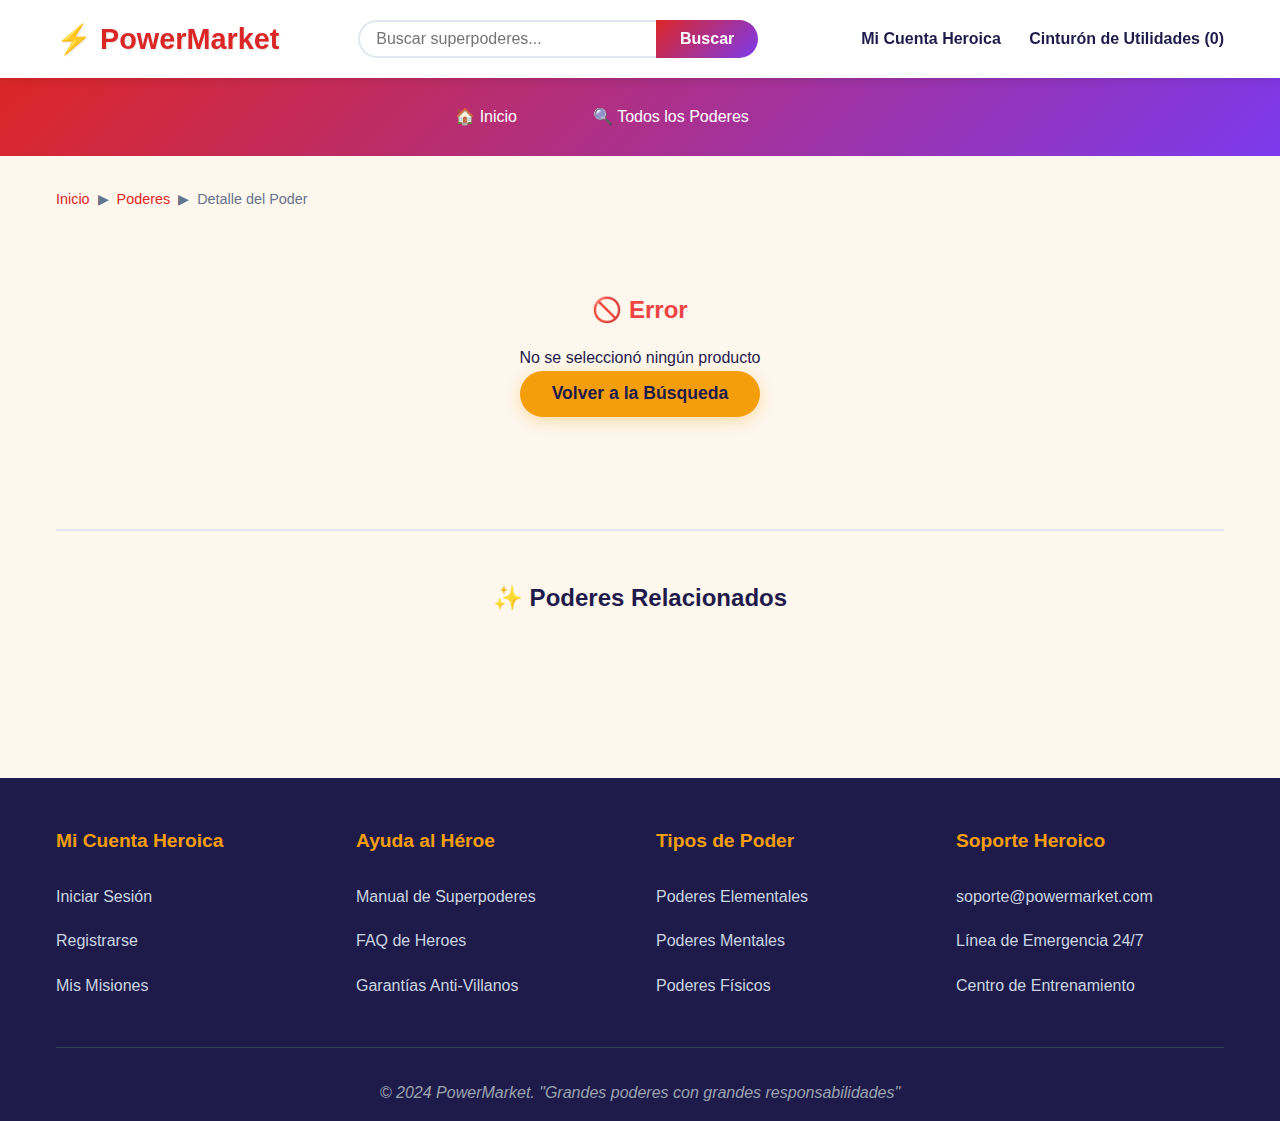
<file: pages/product-detail.html>
<!DOCTYPE html>
<html lang="es">
<head>
    <meta charset="UTF-8">
    <meta name="viewport" content="width=device-width, initial-scale=1.0">
    <title>Detalle de Poder - PowerMarket</title>
    <link rel="stylesheet" href="../css/styles.css">
    <link rel="stylesheet" href="../css/components.css">
</head>
<body>
    <!-- Header -->
    <header class="header">
        <div class="container">
            <div class="logo">
                <a href="../index.html" style="text-decoration: none; color: inherit;">
                    <h1>⚡ PowerMarket</h1>
                </a>
            </div>
            <div class="search-bar">
                <input type="text" id="search-input" placeholder="Buscar superpoderes...">
                <button onclick="performSearch()">Buscar</button>
            </div>
            <nav class="user-menu">
                <a href="login.html" id="user-account">Mi Cuenta Heroica</a>
                <a href="cart.html" id="cart-link">Cinturón de Utilidades (<span id="cart-count">0</span>)</a>
            </nav>
        </div>
    </header>

    <!-- Navegación de categorías -->
    <nav class="categories-nav">
        <div class="container">
            <a href="../index.html">🏠 Inicio</a>
            <a href="search-results.html">🔍 Todos los Poderes</a>
            <a href="#" id="breadcrumb-category"></a>
        </div>
    </nav>

    <!-- Contenido principal -->
    <main class="main-content">
        <div class="container">
            <!-- Ruta de navegación -->
            <nav class="breadcrumb">
                <a href="../index.html">Inicio</a>
                <span>▶</span>
                <a href="search-results.html">Poderes</a>
                <span>▶</span>
                <span id="breadcrumb-current">Detalle del Poder</span>
            </nav>

            <div class="product-detail-container">
                <!-- Galería de imágenes -->
                <div class="product-gallery">
                    <div class="main-image">
                        <div class="product-image-large" id="main-product-image">
                            <!-- Imagen principal se cargará con JS -->
                        </div>
                    </div>
                    <div class="image-thumbnails" id="image-thumbnails">
                        <!-- Miniaturas se cargarán con JS -->
                    </div>
                </div>

                <!-- Información del producto -->
                <div class="product-info">
                    <div class="product-header">
                        <div class="product-badges" id="product-badges">
                            <!-- Badges se cargarán con JS -->
                        </div>
                        <h1 id="product-title">Cargando poder...</h1>
                        <div class="product-rating" id="product-rating">
                            <!-- Rating se cargará con JS -->
                        </div>
                    </div>

                    <div class="product-pricing">
                        <div class="current-price" id="current-price">--</div>
                        <div class="original-price" id="original-price"></div>
                        <div class="discount-badge" id="discount-badge"></div>
                    </div>

                    <div class="product-meta-details">
                        <div class="meta-item">
                            <span class="meta-label">⚡ Rareza:</span>
                            <span class="meta-value" id="meta-rarity">--</span>
                        </div>
                        <div class="meta-item">
                            <span class="meta-label">🎯 Nivel:</span>
                            <span class="meta-value" id="meta-level">--</span>
                        </div>
                        <div class="meta-item">
                            <span class="meta-label">⏱️ Duración:</span>
                            <span class="meta-value" id="meta-duration">--</span>
                        </div>
                        <div class="meta-item">
                            <span class="meta-label">📦 Stock:</span>
                            <span class="meta-value" id="meta-stock">--</span>
                        </div>
                    </div>

                    <div class="product-description-full">
                        <h3>📖 Descripción del Poder</h3>
                        <p id="product-description">Cargando descripción...</p>
                    </div>

                    <div class="product-requirements">
                        <h3>🎓 Requisitos</h3>
                        <p id="product-requirements">Cargando requisitos...</p>
                    </div>

                    <div class="product-actions-detail">
                        <div class="quantity-selector">
                            <label for="quantity">Cantidad:</label>
                            <div class="quantity-controls">
                                <button class="qty-btn" onclick="decreaseQuantity()">-</button>
                                <input type="number" id="quantity" value="1" min="1" max="10">
                                <button class="qty-btn" onclick="increaseQuantity()">+</button>
                            </div>
                        </div>
                        
                        <div class="action-buttons">
                            <button class="btn btn-primary btn-large" id="add-to-cart-btn" onclick="addToCartFromDetail()">
                                🛒 Agregar al Cinturón
                            </button>
                            <button class="btn btn-outline btn-large" onclick="addToWishlist()">
                                💖 Guardar para Después
                            </button>
                        </div>
                    </div>

                    <div class="product-features">
                        <div class="feature">
                            <span class="feature-icon">🛡️</span>
                            <span class="feature-text">Garantía de 10 años contra villanos</span>
                        </div>
                        <div class="feature">
                            <span class="feature-icon">🚚</span>
                            <span class="feature-text">Entrega inmediata por teletransporte</span>
                        </div>
                        <div class="feature">
                            <span class="feature-icon">📞</span>
                            <span class="feature-text">Soporte heroico 24/7</span>
                        </div>
                    </div>
                </div>
            </div>

            <!-- Productos relacionados -->
            <section class="related-products">
                <h2>✨ Poderes Relacionados</h2>
                <div class="products-grid" id="related-products">
                    <!-- Productos relacionados se cargarán con JS -->
                </div>
            </section>
        </div>
    </main>

    <!-- Footer -->
    <footer class="footer">
        <div class="container">
            <div class="footer-sections">
                <div class="footer-section">
                    <h3>Mi Cuenta Heroica</h3>
                    <a href="login.html">Iniciar Sesión</a>
                    <a href="register.html">Registrarse</a>
                    <a href="user-profile.html">Mis Misiones</a>
                </div>
                <div class="footer-section">
                    <h3>Ayuda al Héroe</h3>
                    <a href="#">Manual de Superpoderes</a>
                    <a href="#">FAQ de Heroes</a>
                    <a href="#">Garantías Anti-Villanos</a>
                </div>
                <div class="footer-section">
                    <h3>Tipos de Poder</h3>
                    <a href="#">Poderes Elementales</a>
                    <a href="#">Poderes Mentales</a>
                    <a href="#">Poderes Físicos</a>
                </div>
                <div class="footer-section">
                    <h3>Soporte Heroico</h3>
                    <a href="#">soporte@powermarket.com</a>
                    <a href="#">Línea de Emergencia 24/7</a>
                    <a href="#">Centro de Entrenamiento</a>
                </div>
            </div>
            <div class="footer-bottom">
                <p>&copy; 2024 PowerMarket. "Grandes poderes con grandes responsabilidades"</p>
            </div>
        </div>
    </footer>

    <!-- Scripts -->
     <script src="../js/logout.js"></script>
    <script src="../js/data.js"></script>
    <script src="../js/utils.js"></script>
    <script src="../js/components.js"></script>
    <script src="../js/product-detail.js"></script>
</body>
</html>
</file>
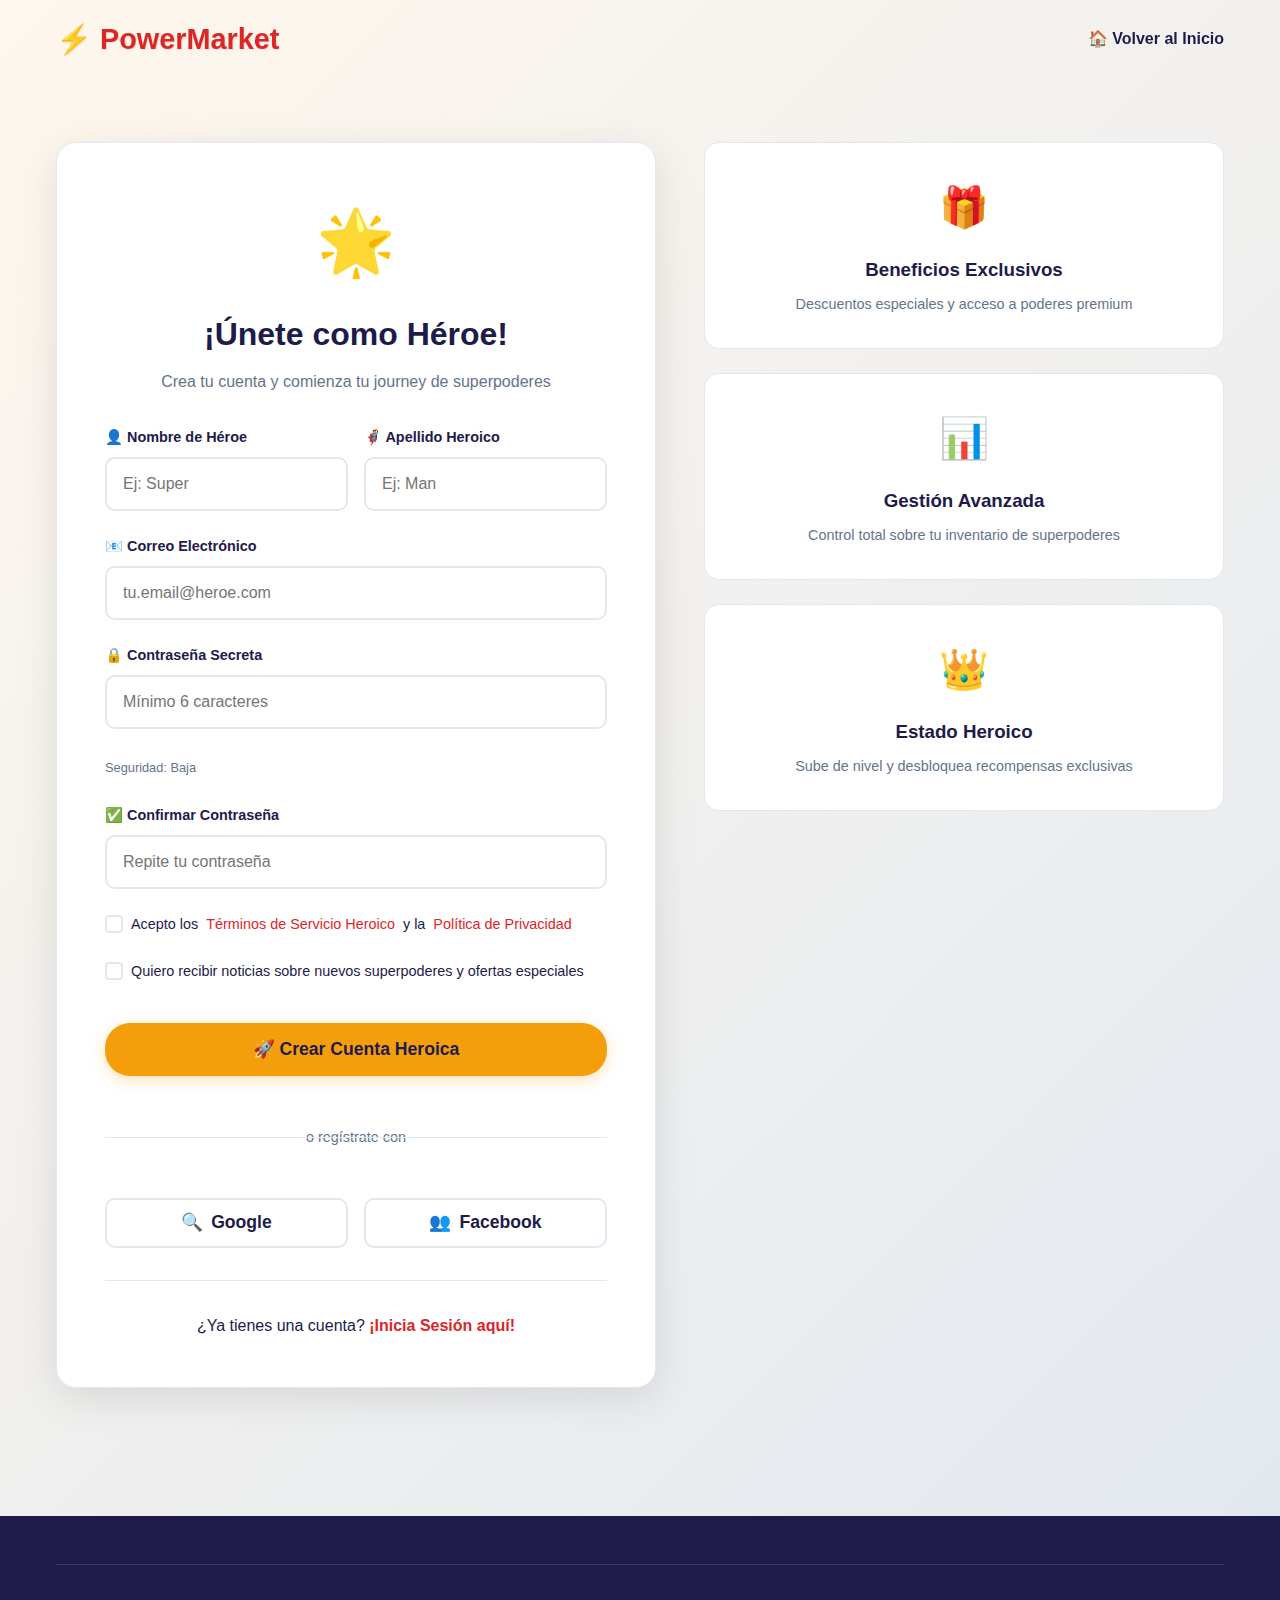
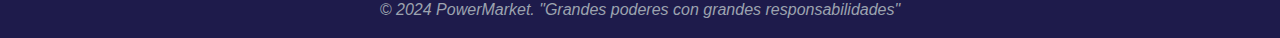
<file: pages/register.html>
<!DOCTYPE html>
<html lang="es">
<head>
    <meta charset="UTF-8">
    <meta name="viewport" content="width=device-width, initial-scale=1.0">
    <title>Registro Heroico - PowerMarket</title>
    <link rel="stylesheet" href="../css/styles.css">
    <link rel="stylesheet" href="../css/components.css">
</head>
<body class="auth-page">
    <!-- Header simplificado para páginas de auth -->
    <header class="header">
        <div class="container">
            <div class="logo">
                <a href="../index.html" style="text-decoration: none; color: inherit;">
                    <h1>⚡ PowerMarket</h1>
                </a>
            </div>
            <nav class="user-menu">
                <a href="../index.html">🏠 Volver al Inicio</a>
            </nav>
        </div>
    </header>

    <!-- Contenido principal -->
    <main class="main-content">
        <div class="container">
            <div class="auth-container">
                <div class="auth-card">
                    <div class="auth-header">
                        <div class="auth-icon">🌟</div>
                        <h1>¡Únete como Héroe!</h1>
                        <p>Crea tu cuenta y comienza tu journey de superpoderes</p>
                    </div>

                    <form id="register-form" class="auth-form">
                        <div class="form-row">
                            <div class="form-group">
                                <label for="register-firstname">👤 Nombre de Héroe</label>
                                <input 
                                    type="text" 
                                    id="register-firstname" 
                                    name="firstname" 
                                    required
                                    placeholder="Ej: Super"
                                >
                                <div class="error-message" id="firstname-error"></div>
                            </div>
                            <div class="form-group">
                                <label for="register-lastname">🦸 Apellido Heroico</label>
                                <input 
                                    type="text" 
                                    id="register-lastname" 
                                    name="lastname" 
                                    required
                                    placeholder="Ej: Man"
                                >
                                <div class="error-message" id="lastname-error"></div>
                            </div>
                        </div>

                        <div class="form-group">
                            <label for="register-email">📧 Correo Electrónico</label>
                            <input 
                                type="email" 
                                id="register-email" 
                                name="email" 
                                required
                                placeholder="tu.email@heroe.com"
                            >
                            <div class="error-message" id="email-error"></div>
                        </div>

                        <div class="form-group">
                            <label for="register-password">🔒 Contraseña Secreta</label>
                            <input 
                                type="password" 
                                id="register-password" 
                                name="password" 
                                required
                                placeholder="Mínimo 6 caracteres"
                            >
                            <div class="error-message" id="password-error"></div>
                            <div class="password-strength">
                                <div class="strength-bar"></div>
                                <span class="strength-text">Seguridad: Baja</span>
                            </div>
                        </div>

                        <div class="form-group">
                            <label for="register-confirm-password">✅ Confirmar Contraseña</label>
                            <input 
                                type="password" 
                                id="register-confirm-password" 
                                name="confirmPassword" 
                                required
                                placeholder="Repite tu contraseña"
                            >
                            <div class="error-message" id="confirm-password-error"></div>
                        </div>

                        <div class="form-options">
                            <label class="checkbox-label">
                                <input type="checkbox" id="accept-terms" name="accept-terms" required>
                                <span class="checkmark"></span>
                                Acepto los <a href="#" class="link">Términos de Servicio Heroico</a> y la 
                                <a href="#" class="link">Política de Privacidad</a>
                            </label>
                        </div>

                        <div class="form-options">
                            <label class="checkbox-label">
                                <input type="checkbox" id="newsletter" name="newsletter">
                                <span class="checkmark"></span>
                                Quiero recibir noticias sobre nuevos superpoderes y ofertas especiales
                            </label>
                        </div>

                        <button type="submit" class="btn btn-primary btn-large auth-btn">
                            🚀 Crear Cuenta Heroica
                        </button>

                        <div class="auth-divider">
                            <span>o regístrate con</span>
                        </div>

                        <div class="social-auth">
                            <button type="button" class="btn btn-social btn-google">
                                <span class="social-icon">🔍</span>
                                Google
                            </button>
                            <button type="button" class="btn btn-social btn-facebook">
                                <span class="social-icon">👥</span>
                                Facebook
                            </button>
                        </div>
                    </form>

                    <div class="auth-footer">
                        <p>¿Ya tienes una cuenta? <a href="login.html">¡Inicia Sesión aquí!</a></p>
                    </div>
                </div>

                <div class="auth-features">
                    <div class="feature-card">
                        <div class="feature-icon">🎁</div>
                        <h3>Beneficios Exclusivos</h3>
                        <p>Descuentos especiales y acceso a poderes premium</p>
                    </div>
                    <div class="feature-card">
                        <div class="feature-icon">📊</div>
                        <h3>Gestión Avanzada</h3>
                        <p>Control total sobre tu inventario de superpoderes</p>
                    </div>
                    <div class="feature-card">
                        <div class="feature-icon">👑</div>
                        <h3>Estado Heroico</h3>
                        <p>Sube de nivel y desbloquea recompensas exclusivas</p>
                    </div>
                </div>
            </div>
        </div>
    </main>

    <!-- Footer simplificado -->
    <footer class="footer">
        <div class="container">
            <div class="footer-bottom">
                <p>&copy; 2024 PowerMarket. "Grandes poderes con grandes responsabilidades"</p>
            </div>
        </div>
    </footer>

    <!-- Scripts -->
     <script src="../js/logout.js"></script>
    <script src="../js/data.js"></script>
    <script src="../js/utils.js"></script>
    <script src="../js/auth.js"></script>
</body>
</html>
</file>
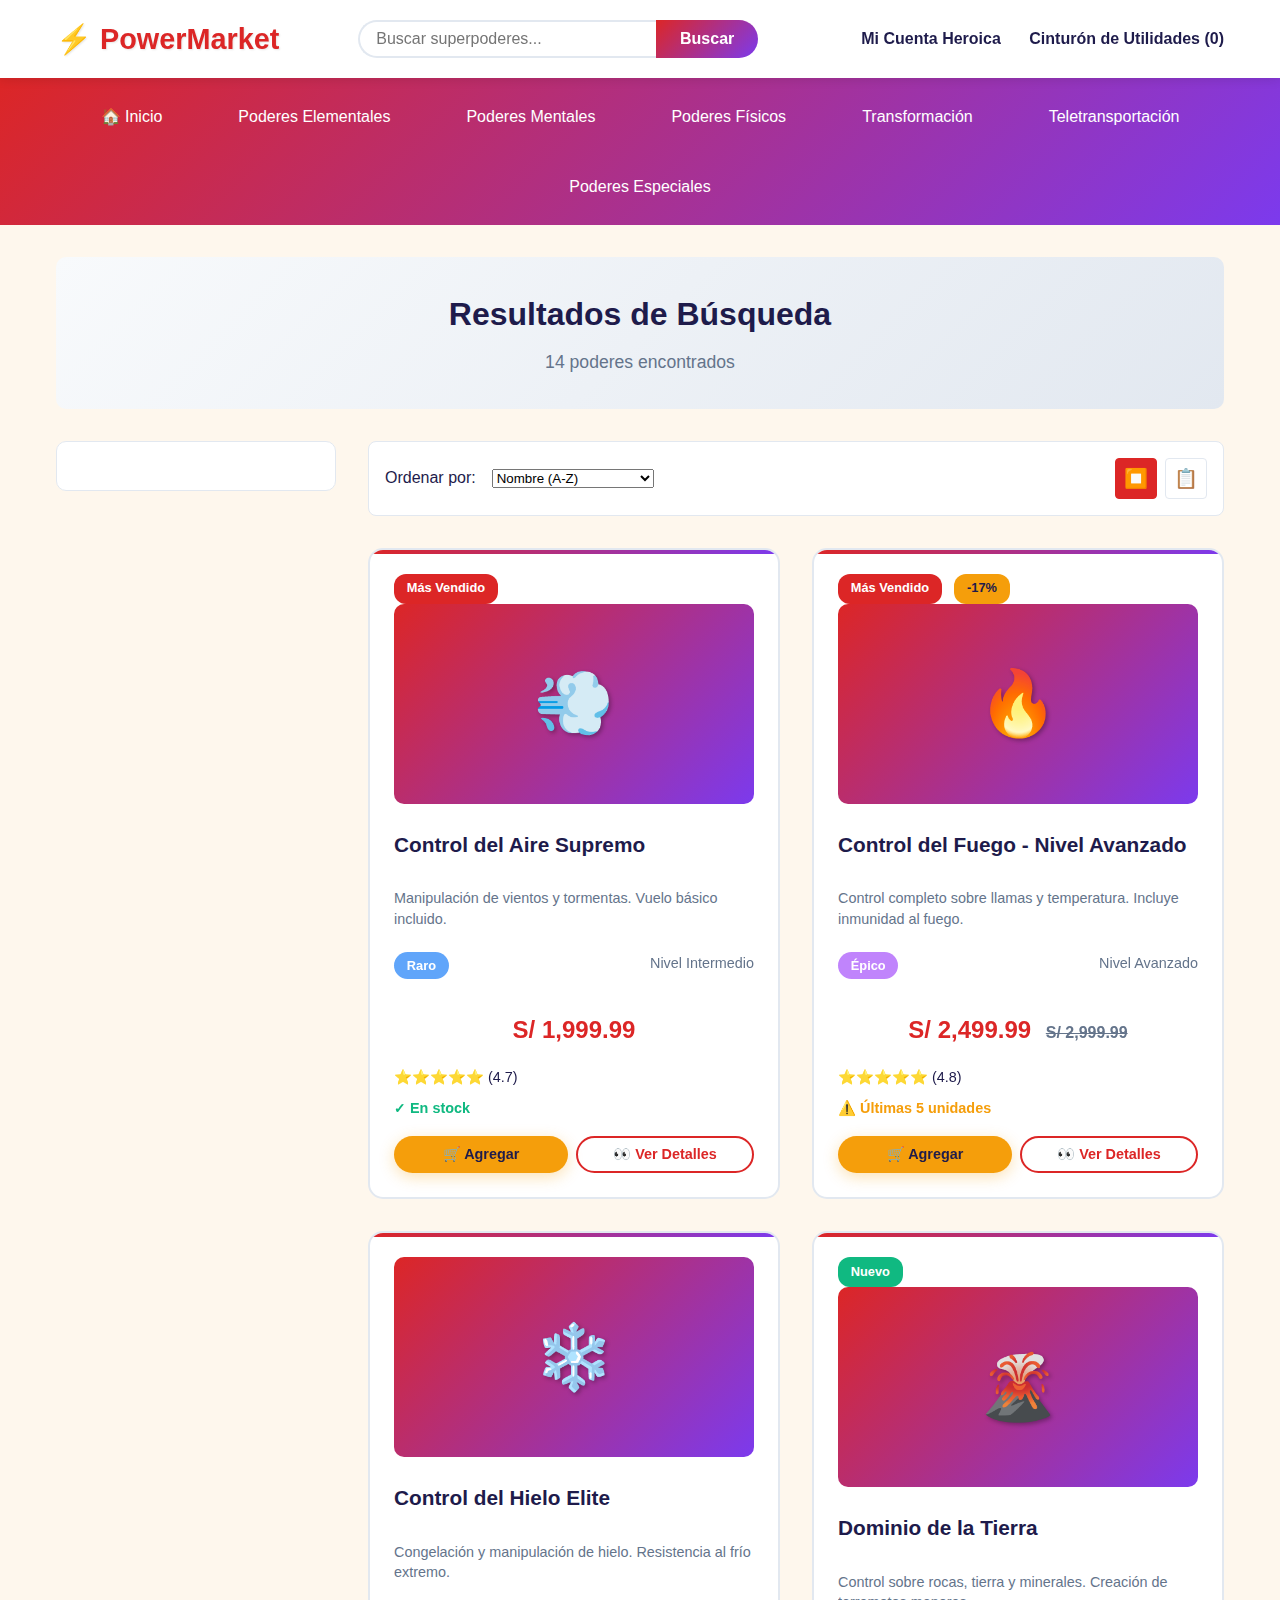
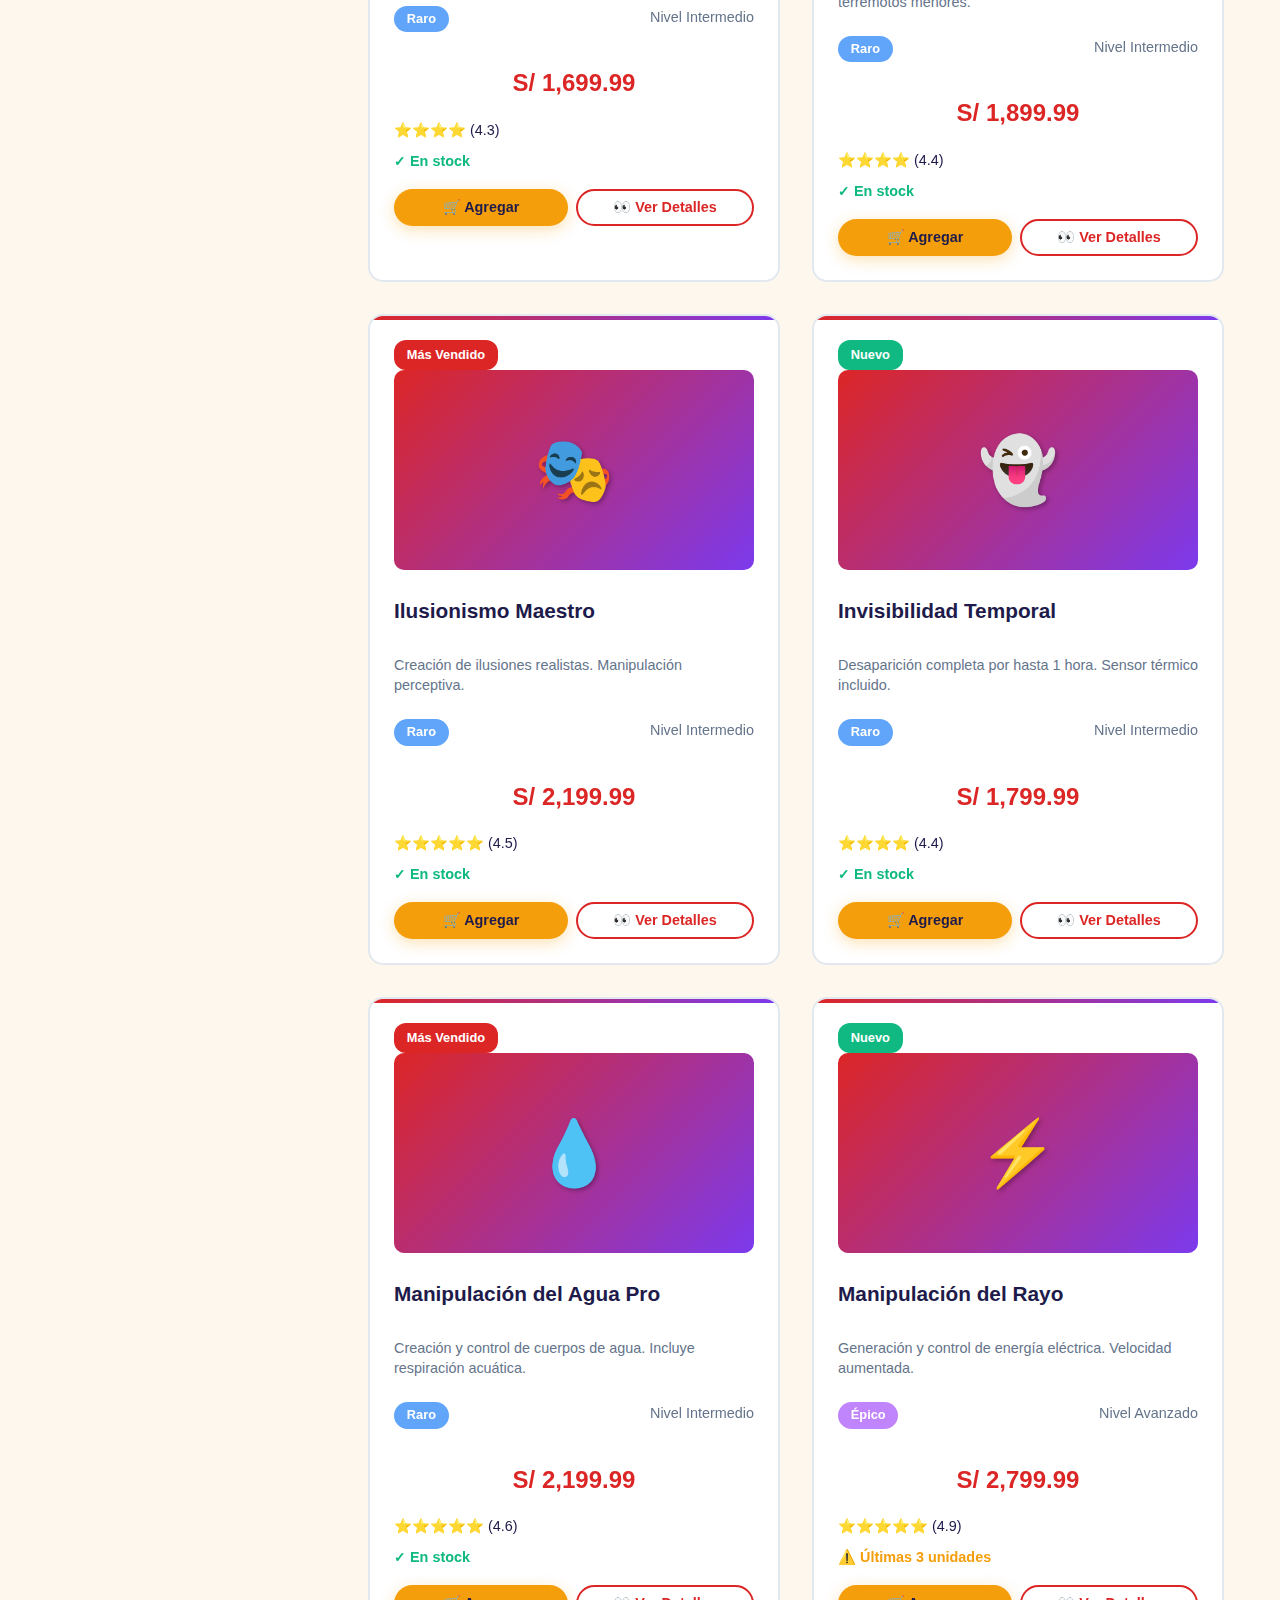
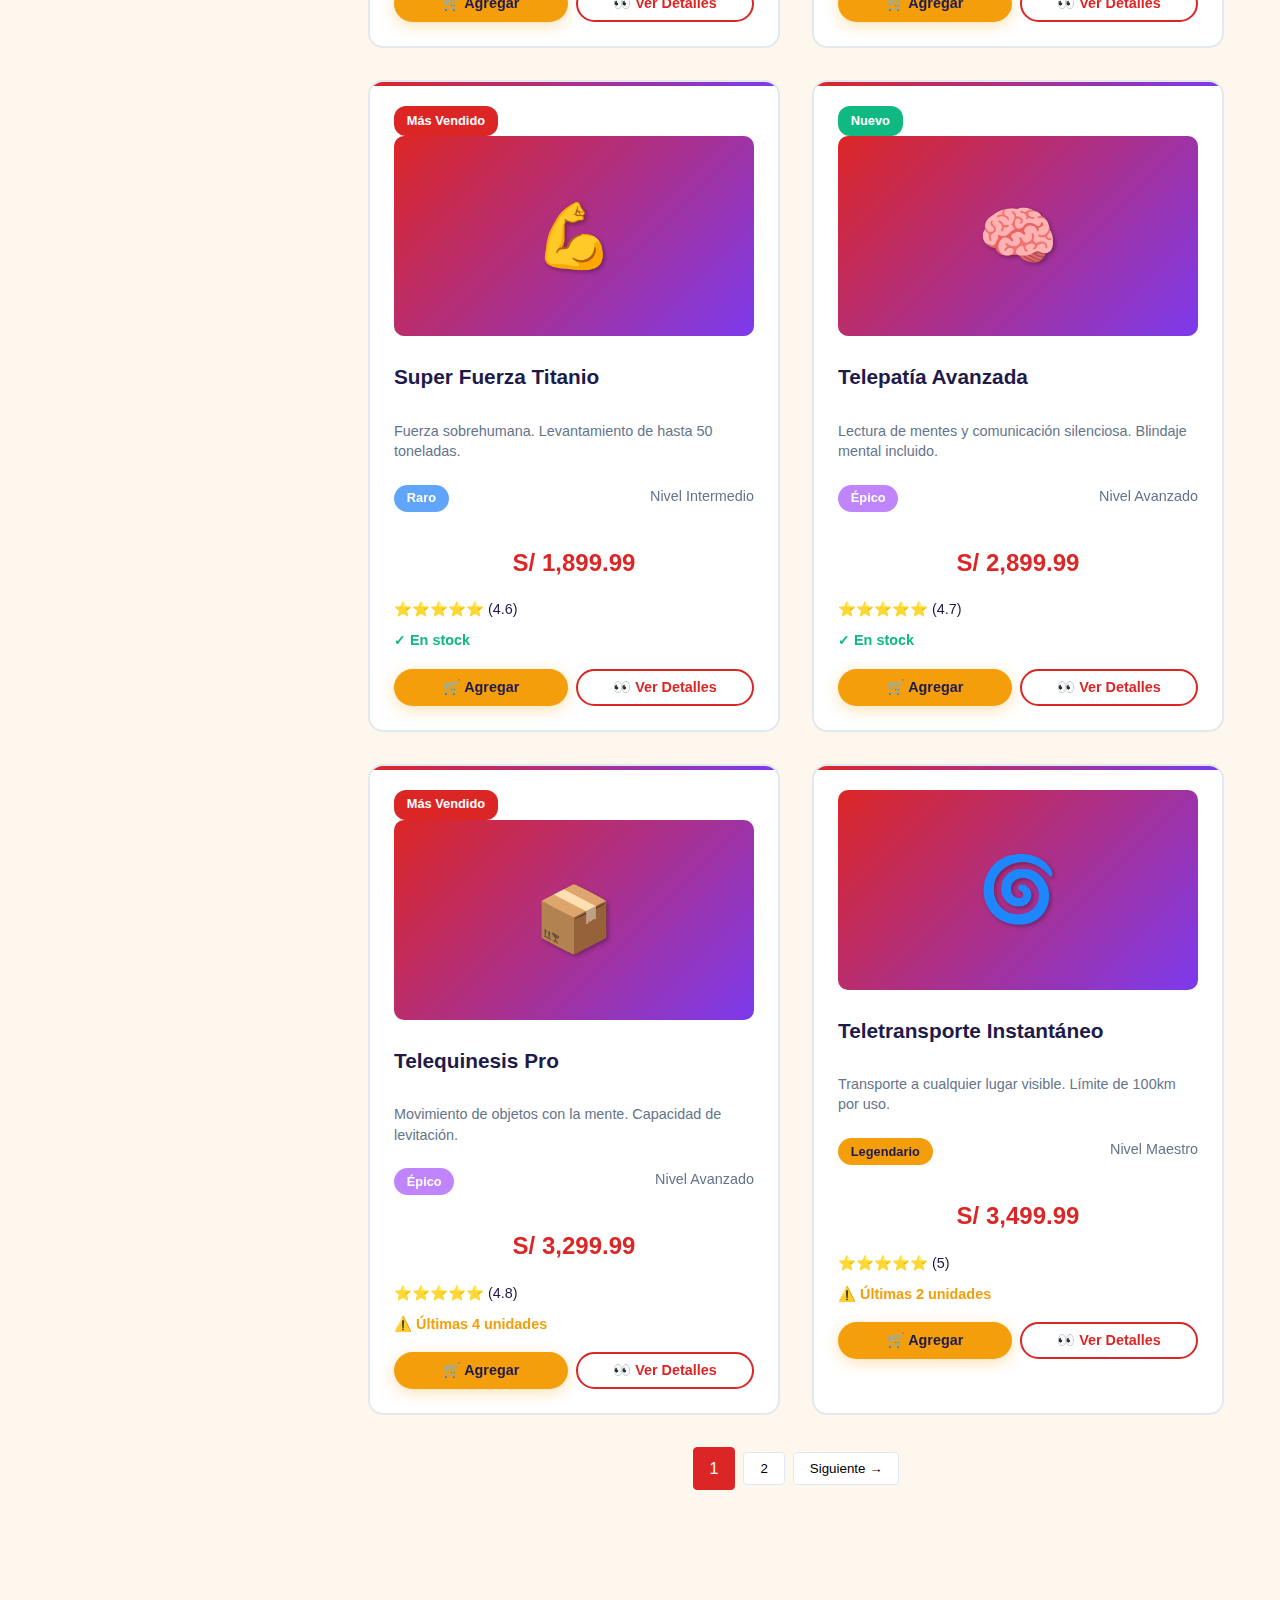
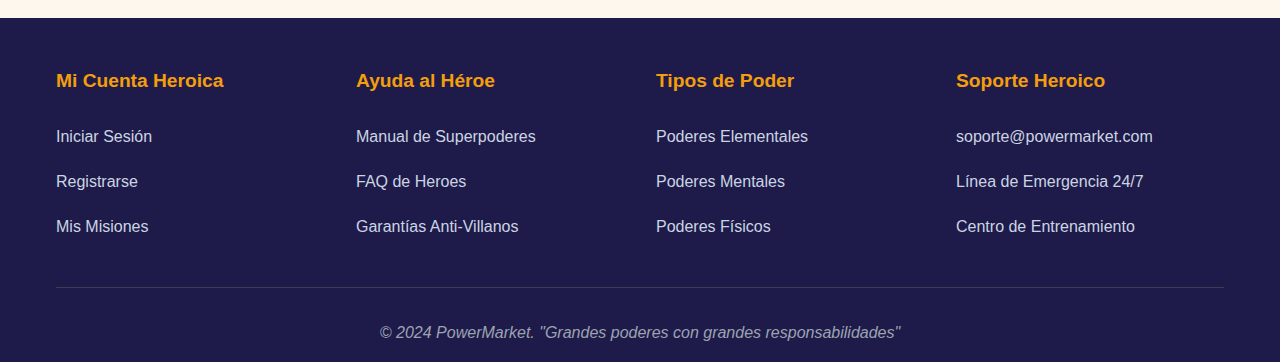
<file: pages/search-results.html>
<!DOCTYPE html>
<html lang="es">
<head>
    <meta charset="UTF-8">
    <meta name="viewport" content="width=device-width, initial-scale=1.0">
    <title>Resultados de Búsqueda - PowerMarket</title>
    <link rel="stylesheet" href="../css/styles.css">
    <link rel="stylesheet" href="../css/components.css">
</head>
<body>
    <!-- Header -->
    <header class="header">
        <div class="container">
            <div class="logo">
                <a href="../index.html" style="text-decoration: none; color: inherit;">
                    <h1>⚡ PowerMarket</h1>
                </a>
            </div>
            <div class="search-bar">
                <input type="text" id="search-input" placeholder="Buscar superpoderes...">
                <button onclick="performSearch()">Buscar</button>
            </div>
            <nav class="user-menu">
                <a href="login.html" id="user-account">Mi Cuenta Heroica</a>
                <a href="cart.html" id="cart-link">Cinturón de Utilidades (<span id="cart-count">0</span>)</a>
            </nav>
        </div>
    </header>

    <!-- Navegación de categorías -->
    <nav class="categories-nav">
        <div class="container">
            <a href="../index.html">🏠 Inicio</a>
            <a href="#" data-category="elementales">Poderes Elementales</a>
            <a href="#" data-category="mentales">Poderes Mentales</a>
            <a href="#" data-category="fisicos">Poderes Físicos</a>
            <a href="#" data-category="transformacion">Transformación</a>
            <a href="#" data-category="teleportacion">Teletransportación</a>
            <a href="#" data-category="especiales">Poderes Especiales</a>
        </div>
    </nav>

    <!-- Contenido principal -->
    <main class="main-content">
        <div class="container">
            <div class="search-header">
                <h1 id="search-title">Resultados de Búsqueda</h1>
                <p id="search-results-count" class="results-count"></p>
            </div>

            <div class="search-layout">
                <!-- Sidebar de filtros -->
                <aside class="filters-sidebar" id="filters-sidebar">
                    <!-- Los filtros se cargarán con JavaScript -->
                </aside>

                <!-- Área de resultados -->
                <section class="results-area">
                    <div class="results-controls">
                        <div class="sort-controls">
                            <label for="results-sort">Ordenar por:</label>
                            <select id="results-sort" onchange="applySorting()">
                                <option value="name-asc">Nombre (A-Z)</option>
                                <option value="name-desc">Nombre (Z-A)</option>
                                <option value="price-asc">Precio (Menor a Mayor)</option>
                                <option value="price-desc">Precio (Mayor a Menor)</option>
                                <option value="rating">Mejor Valorados</option>
                                <option value="newest">Más Recientes</option>
                            </select>
                        </div>
                        <div class="view-controls">
                            <button id="view-grid" class="view-btn active" onclick="setViewMode('grid')">⏹️</button>
                            <button id="view-list" class="view-btn" onclick="setViewMode('list')">📋</button>
                        </div>
                    </div>

                    <div class="results-container">
                        <div id="search-results" class="products-grid">
                            <!-- Los resultados se cargarán con JavaScript -->
                        </div>
                        <div id="loading-spinner" class="loading-spinner">
                            <div class="spinner"></div>
                            <p>Buscando poderes épicos...</p>
                        </div>
                        <div id="no-results" class="no-results" style="display: none;">
                            <div class="no-results-content">
                                <h2>🚫 No se encontraron poderes</h2>
                                <p>Intenta con otros términos de búsqueda o explora nuestras categorías.</p>
                                <button class="btn btn-primary" onclick="window.location.href='../index.html'">
                                    Volver al Inicio
                                </button>
                            </div>
                        </div>
                    </div>

                    <!-- Paginación -->
                    <div id="pagination-container" class="pagination-container">
                        <!-- La paginación se cargará con JavaScript -->
                    </div>
                </section>
            </div>
        </div>
    </main>

    <!-- Footer -->
    <footer class="footer">
        <div class="container">
            <div class="footer-sections">
                <div class="footer-section">
                    <h3>Mi Cuenta Heroica</h3>
                    <a href="login.html">Iniciar Sesión</a>
                    <a href="register.html">Registrarse</a>
                    <a href="user-profile.html">Mis Misiones</a>
                </div>
                <div class="footer-section">
                    <h3>Ayuda al Héroe</h3>
                    <a href="#">Manual de Superpoderes</a>
                    <a href="#">FAQ de Heroes</a>
                    <a href="#">Garantías Anti-Villanos</a>
                </div>
                <div class="footer-section">
                    <h3>Tipos de Poder</h3>
                    <a href="#">Poderes Elementales</a>
                    <a href="#">Poderes Mentales</a>
                    <a href="#">Poderes Físicos</a>
                </div>
                <div class="footer-section">
                    <h3>Soporte Heroico</h3>
                    <a href="#">soporte@powermarket.com</a>
                    <a href="#">Línea de Emergencia 24/7</a>
                    <a href="#">Centro de Entrenamiento</a>
                </div>
            </div>
            <div class="footer-bottom">
                <p>&copy; 2024 PowerMarket. "Grandes poderes con grandes responsabilidades"</p>
            </div>
        </div>
    </footer>

    <!-- Scripts -->
     <script src="../js/logout.js"></script>
    <script src="../js/data.js"></script>
    <script src="../js/utils.js"></script>
    <script src="../js/components.js"></script>
    <script src="../js/search.js"></script>
</body>
</html>
</file>
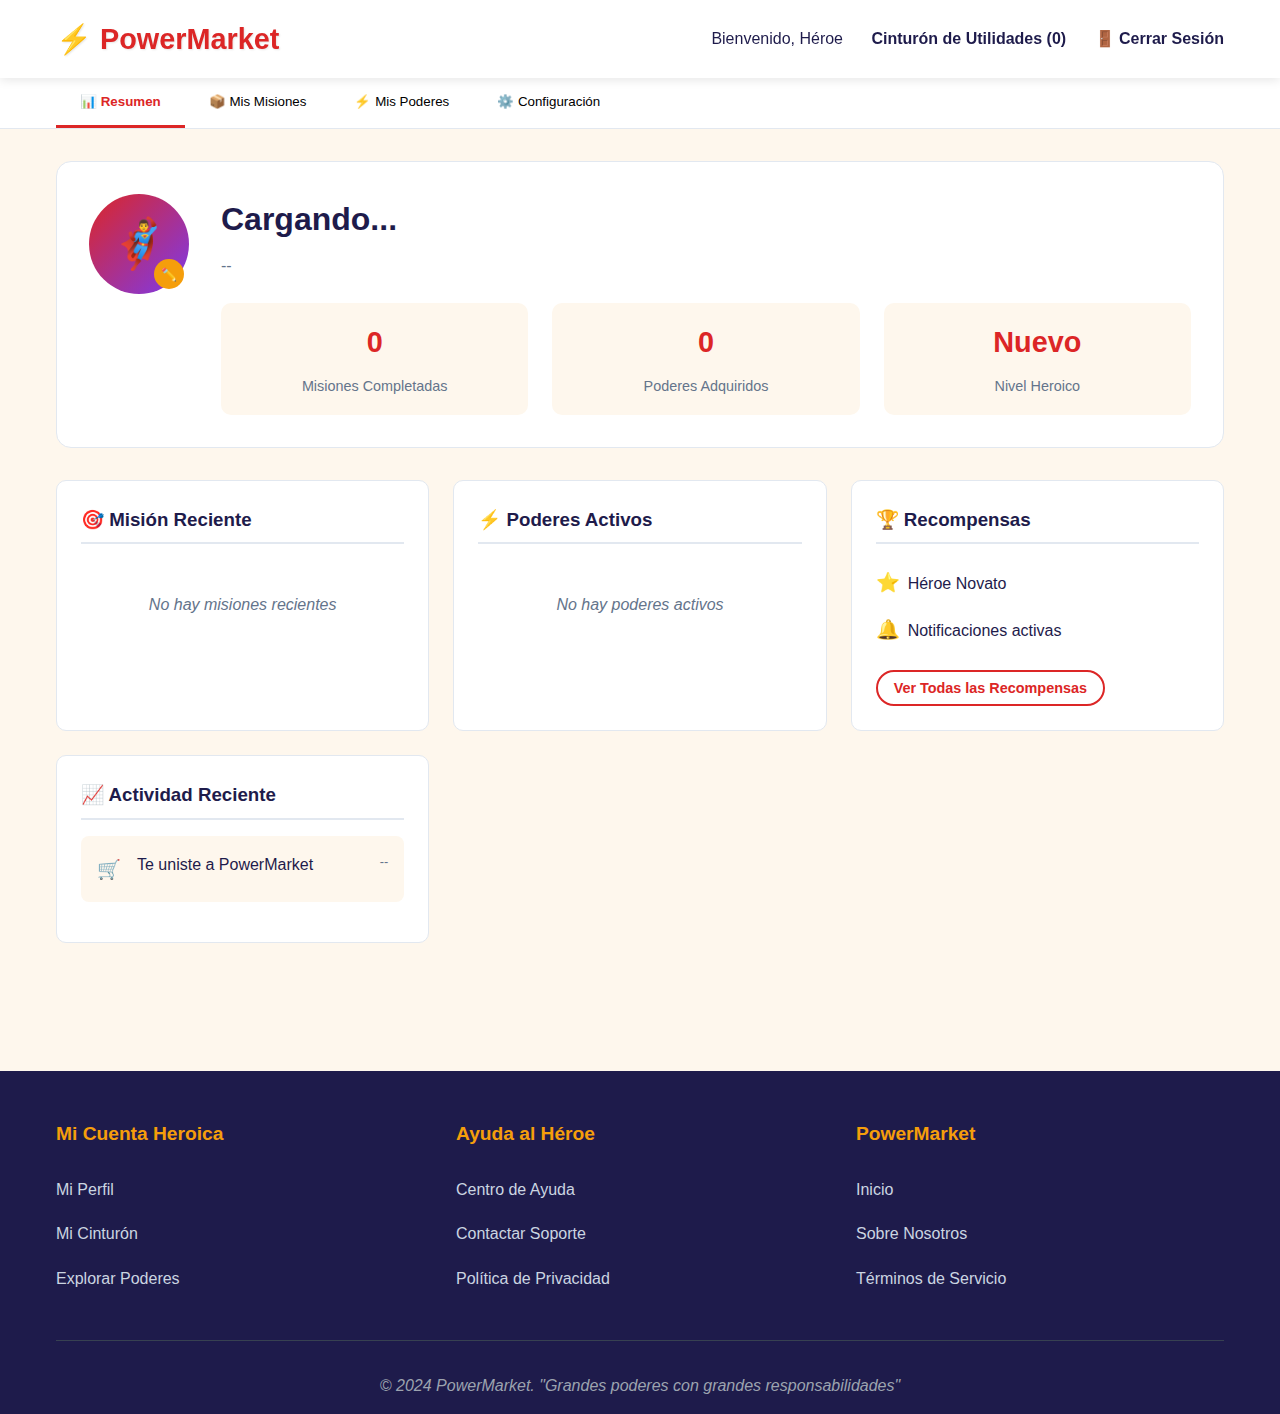
<file: pages/user-profile.html>
<!DOCTYPE html>
<html lang="es">
<head>
    <meta charset="UTF-8">
    <meta name="viewport" content="width=device-width, initial-scale=1.0">
    <title>Mi Perfil Heroico - PowerMarket</title>
    <link rel="stylesheet" href="../css/styles.css">
    <link rel="stylesheet" href="../css/components.css">
</head>
<body>
    <!-- Header -->
    <header class="header">
        <div class="container">
            <div class="logo">
                <a href="../index.html" style="text-decoration: none; color: inherit;">
                    <h1>⚡ PowerMarket</h1>
                </a>
            </div>
            <nav class="user-menu">
                <span id="user-welcome">Bienvenido, Héroe</span>
                <a href="cart.html" id="cart-link">Cinturón de Utilidades (<span id="cart-count">0</span>)</a>
                <a href="#" onclick="logout()">🚪 Cerrar Sesión</a>
            </nav>
        </div>
    </header>

    <!-- Navegación de perfil -->
    <nav class="profile-nav">
        <div class="container">
            <div class="profile-tabs">
                <button class="profile-tab active" data-tab="overview">📊 Resumen</button>
                <button class="profile-tab" data-tab="orders">📦 Mis Misiones</button>
                <button class="profile-tab" data-tab="powers">⚡ Mis Poderes</button>
                <button class="profile-tab" data-tab="settings">⚙️ Configuración</button>
            </div>
        </div>
    </nav>

    <!-- Contenido principal -->
    <main class="main-content">
        <div class="container">
            <!-- Pestaña: Resumen -->
            <div class="profile-tab-content active" id="overview-tab">
                <div class="profile-header">
                    <div class="profile-avatar">
                        <div class="avatar-placeholder">🦸‍♂️</div>
                        <button class="btn-avatar-edit" onclick="editAvatar()">✏️</button>
                    </div>
                    <div class="profile-info">
                        <h1 id="profile-name">Cargando...</h1>
                        <p class="profile-email" id="profile-email">--</p>
                        <div class="profile-stats">
                            <div class="stat">
                                <span class="stat-number" id="stat-orders">0</span>
                                <span class="stat-label">Misiones Completadas</span>
                            </div>
                            <div class="stat">
                                <span class="stat-number" id="stat-powers">0</span>
                                <span class="stat-label">Poderes Adquiridos</span>
                            </div>
                            <div class="stat">
                                <span class="stat-number" id="stat-member">Nuevo</span>
                                <span class="stat-label">Nivel Heroico</span>
                            </div>
                        </div>
                    </div>
                </div>

                <div class="overview-grid">
                    <!-- Misión reciente -->
                    <div class="overview-card">
                        <h3>🎯 Misión Reciente</h3>
                        <div id="recent-order">
                            <p class="no-data">No hay misiones recientes</p>
                        </div>
                    </div>

                    <!-- Poderes activos -->
                    <div class="overview-card">
                        <h3>⚡ Poderes Activos</h3>
                        <div id="active-powers">
                            <p class="no-data">No hay poderes activos</p>
                        </div>
                    </div>

                    <!-- Recompensas -->
                    <div class="overview-card">
                        <h3>🏆 Recompensas</h3>
                        <div class="rewards">
                            <div class="reward-item">
                                <span class="reward-icon">⭐</span>
                                <span class="reward-text">Héroe Novato</span>
                            </div>
                            <div class="reward-item">
                                <span class="reward-icon">🔔</span>
                                <span class="reward-text">Notificaciones activas</span>
                            </div>
                        </div>
                        <button class="btn btn-outline btn-small">Ver Todas las Recompensas</button>
                    </div>

                    <!-- Actividad reciente -->
                    <div class="overview-card">
                        <h3>📈 Actividad Reciente</h3>
                        <div class="activity-list">
                            <div class="activity-item">
                                <span class="activity-icon">🛒</span>
                                <span class="activity-text">Te uniste a PowerMarket</span>
                                <span class="activity-time" id="join-date">--</span>
                            </div>
                            <div id="recent-activities">
                                <!-- Las actividades se cargarán con JavaScript -->
                            </div>
                        </div>
                    </div>
                </div>
            </div>

            <!-- Pestaña: Mis Misiones (Órdenes) -->
            <div class="profile-tab-content" id="orders-tab">
                <div class="tab-header">
                    <h2>📦 Historial de Misiones</h2>
                    <p>Todas tus compras y pedidos de superpoderes</p>
                </div>

                <div class="orders-filters">
                    <div class="filter-group">
                        <label for="order-status">Filtrar por estado:</label>
                        <select id="order-status" onchange="filterOrders()">
                            <option value="all">Todas las misiones</option>
                            <option value="completed">Completadas</option>
                            <option value="pending">Pendientes</option>
                            <option value="cancelled">Canceladas</option>
                        </select>
                    </div>
                    <div class="filter-group">
                        <label for="order-date">Filtrar por fecha:</label>
                        <select id="order-date" onchange="filterOrders()">
                            <option value="all">Todas las fechas</option>
                            <option value="month">Este mes</option>
                            <option value="3months">Últimos 3 meses</option>
                            <option value="year">Este año</option>
                        </select>
                    </div>
                </div>

                <div class="orders-list" id="orders-list">
                    <!-- Las órdenes se cargarán con JavaScript -->
                </div>

                <div class="pagination-container" id="orders-pagination">
                    <!-- La paginación se cargará con JavaScript -->
                </div>
            </div>

            <!-- Pestaña: Mis Poderes -->
            <div class="profile-tab-content" id="powers-tab">
                <div class="tab-header">
                    <h2>⚡ Mi Inventario de Poderes</h2>
                    <p>Gestiona todos los superpoderes que has adquirido</p>
                </div>

                <div class="powers-grid" id="powers-grid">
                    <!-- Los poderes adquiridos se cargarán con JavaScript -->
                </div>

                <div class="no-powers" id="no-powers" style="display: none;">
                    <div class="no-data-content">
                        <div class="no-data-icon">🎁</div>
                        <h3>¡Aún no tienes superpoderes!</h3>
                        <p>Explora nuestro catálogo y comienza tu journey heroico</p>
                        <button class="btn btn-primary" onclick="window.location.href='search-results.html'">
                            Explorar Poderes
                        </button>
                    </div>
                </div>
            </div>

            <!-- Pestaña: Configuración -->
            <div class="profile-tab-content" id="settings-tab">
                <div class="tab-header">
                    <h2>⚙️ Configuración de Cuenta</h2>
                    <p>Gestiona tu información personal y preferencias</p>
                </div>

                <div class="settings-sections">
                    <!-- Información Personal -->
                    <div class="settings-section">
                        <h3>👤 Información Personal</h3>
                        <form id="personal-info-form" class="settings-form">
                            <div class="form-row">
                                <div class="form-group">
                                    <label for="settings-firstname">Nombre</label>
                                    <input type="text" id="settings-firstname" name="firstname">
                                </div>
                                <div class="form-group">
                                    <label for="settings-lastname">Apellido</label>
                                    <input type="text" id="settings-lastname" name="lastname">
                                </div>
                            </div>
                            <div class="form-group">
                                <label for="settings-email">Email</label>
                                <input type="email" id="settings-email" name="email">
                            </div>
                            <div class="form-group">
                                <label for="settings-phone">Teléfono</label>
                                <input type="tel" id="settings-phone" name="phone">
                            </div>
                            <button type="submit" class="btn btn-primary">Guardar Cambios</button>
                        </form>
                    </div>

                    <!-- Seguridad -->
                    <div class="settings-section">
                        <h3>🔒 Seguridad</h3>
                        <form id="password-form" class="settings-form">
                            <div class="form-group">
                                <label for="current-password">Contraseña Actual</label>
                                <input type="password" id="current-password" name="currentPassword">
                            </div>
                            <div class="form-group">
                                <label for="new-password">Nueva Contraseña</label>
                                <input type="password" id="new-password" name="newPassword">
                            </div>
                            <div class="form-group">
                                <label for="confirm-password">Confirmar Nueva Contraseña</label>
                                <input type="password" id="confirm-password" name="confirmPassword">
                            </div>
                            <button type="submit" class="btn btn-primary">Cambiar Contraseña</button>
                        </form>
                    </div>

                    <!-- Preferencias -->
                    <div class="settings-section">
                        <h3>🎯 Preferencias</h3>
                        <div class="preferences">
                            <label class="checkbox-label">
                                <input type="checkbox" id="pref-newsletter" name="newsletter">
                                <span class="checkmark"></span>
                                Recibir newsletter con nuevos poderes
                            </label>
                            <label class="checkbox-label">
                                <input type="checkbox" id="pref-notifications" name="notifications" checked>
                                <span class="checkmark"></span>
                                Notificaciones de ofertas especiales
                            </label>
                            <label class="checkbox-label">
                                <input type="checkbox" id="pref-sms" name="sms">
                                <span class="checkmark"></span>
                                Alertas por SMS
                            </label>
                        </div>
                        <button class="btn btn-primary">Guardar Preferencias</button>
                    </div>

                    <!-- Zona Peligrosa -->
                    <div class="settings-section danger-zone">
                        <h3>⚠️ Zona Peligrosa</h3>
                        <div class="danger-actions">
                            <p>Estas acciones no se pueden deshacer</p>
                            <button class="btn btn-danger" onclick="exportData()">📥 Exportar Mis Datos</button>
                            <button class="btn btn-danger" onclick="requestAccountDeletion()">🗑️ Solicitar Eliminación de Cuenta</button>
                        </div>
                    </div>
                </div>
            </div>
        </div>
    </main>

    <!-- Footer -->
    <footer class="footer">
        <div class="container">
            <div class="footer-sections">
                <div class="footer-section">
                    <h3>Mi Cuenta Heroica</h3>
                    <a href="user-profile.html">Mi Perfil</a>
                    <a href="cart.html">Mi Cinturón</a>
                    <a href="search-results.html">Explorar Poderes</a>
                </div>
                <div class="footer-section">
                    <h3>Ayuda al Héroe</h3>
                    <a href="#">Centro de Ayuda</a>
                    <a href="#">Contactar Soporte</a>
                    <a href="#">Política de Privacidad</a>
                </div>
                <div class="footer-section">
                    <h3>PowerMarket</h3>
                    <a href="../index.html">Inicio</a>
                    <a href="#">Sobre Nosotros</a>
                    <a href="#">Términos de Servicio</a>
                </div>
            </div>
            <div class="footer-bottom">
                <p>&copy; 2024 PowerMarket. "Grandes poderes con grandes responsabilidades"</p>
            </div>
        </div>
    </footer>

    <!-- Scripts -->
     <script src="../js/logout.js"></script>
    <script src="../js/data.js"></script>
    <script src="../js/utils.js"></script>
    <script src="../js/components.js"></script>
    <script src="../js/user-profile.js"></script>
</body>
</html>
</file>
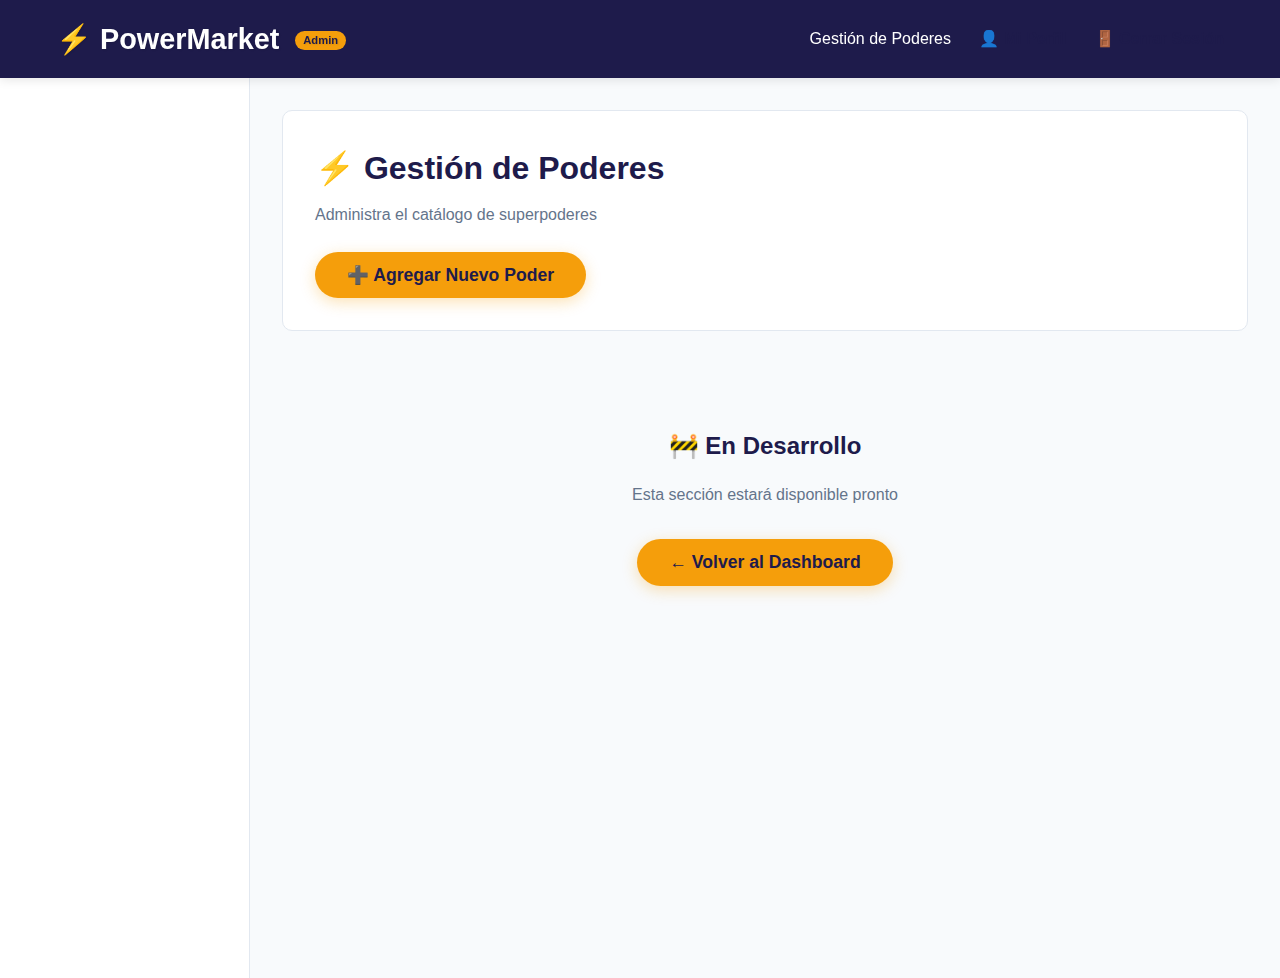
<file: pages/admin/categories.html>
<!DOCTYPE html>
<html lang="es">
<head>
    <meta charset="UTF-8">
    <meta name="viewport" content="width=device-width, initial-scale=1.0">
    <title>Gestión de Poderes - Admin</title>
    <link rel="stylesheet" href="../../css/styles.css">
    <link rel="stylesheet" href="../../css/components.css">
</head>
<body class="admin-page">
    <!-- Misma estructura que dashboard.html -->
    <header class="header admin-header">
        <div class="container">
            <div class="logo">
                <a href="../../index.html" style="text-decoration: none; color: inherit;">
                    <h1>⚡ PowerMarket <span class="admin-badge">Admin</span></h1>
                </a>
            </div>
            <nav class="user-menu">
                <span>Gestión de Poderes</span>
                <a href="../user-profile.html">👤 Mi Perfil</a>
                <a href="#" onclick="logout()">🚪 Cerrar Sesión</a>
            </nav>
        </div>
    </header>

    <div class="admin-layout">
        <aside class="admin-sidebar">
            <!-- Mismo sidebar que dashboard.html -->
        </aside>

        <main class="admin-content">
            <div class="admin-container">
                <div class="admin-header-content">
                    <h1>⚡ Gestión de Poderes</h1>
                    <p>Administra el catálogo de superpoderes</p>
                    <div class="header-actions">
                        <button class="btn btn-primary" onclick="addNewProduct()">
                            ➕ Agregar Nuevo Poder
                        </button>
                    </div>
                </div>

                <div class="coming-soon">
                    <div class="coming-soon-content">
                        <h2>🚧 En Desarrollo</h2>
                        <p>Esta sección estará disponible pronto</p>
                        <button class="btn btn-primary" onclick="window.history.back()">
                            ← Volver al Dashboard
                        </button>
                    </div>
                </div>
            </div>
        </main>
    </div>
    <script src="../../js/logout.js"></script>
    <script src="../../js/data.js"></script>
    <script src="../../js/utils.js"></script>
    <script>
        function logout() {
            if (confirm('¿Cerrar sesión?')) {
                localStorage.removeItem('current_user');
                window.location.href = '../../index.html';
            }
        }
        
        function addNewProduct() {
            alert('Funcionalidad en desarrollo');
        }
    </script>
</body>
</html>
</file>
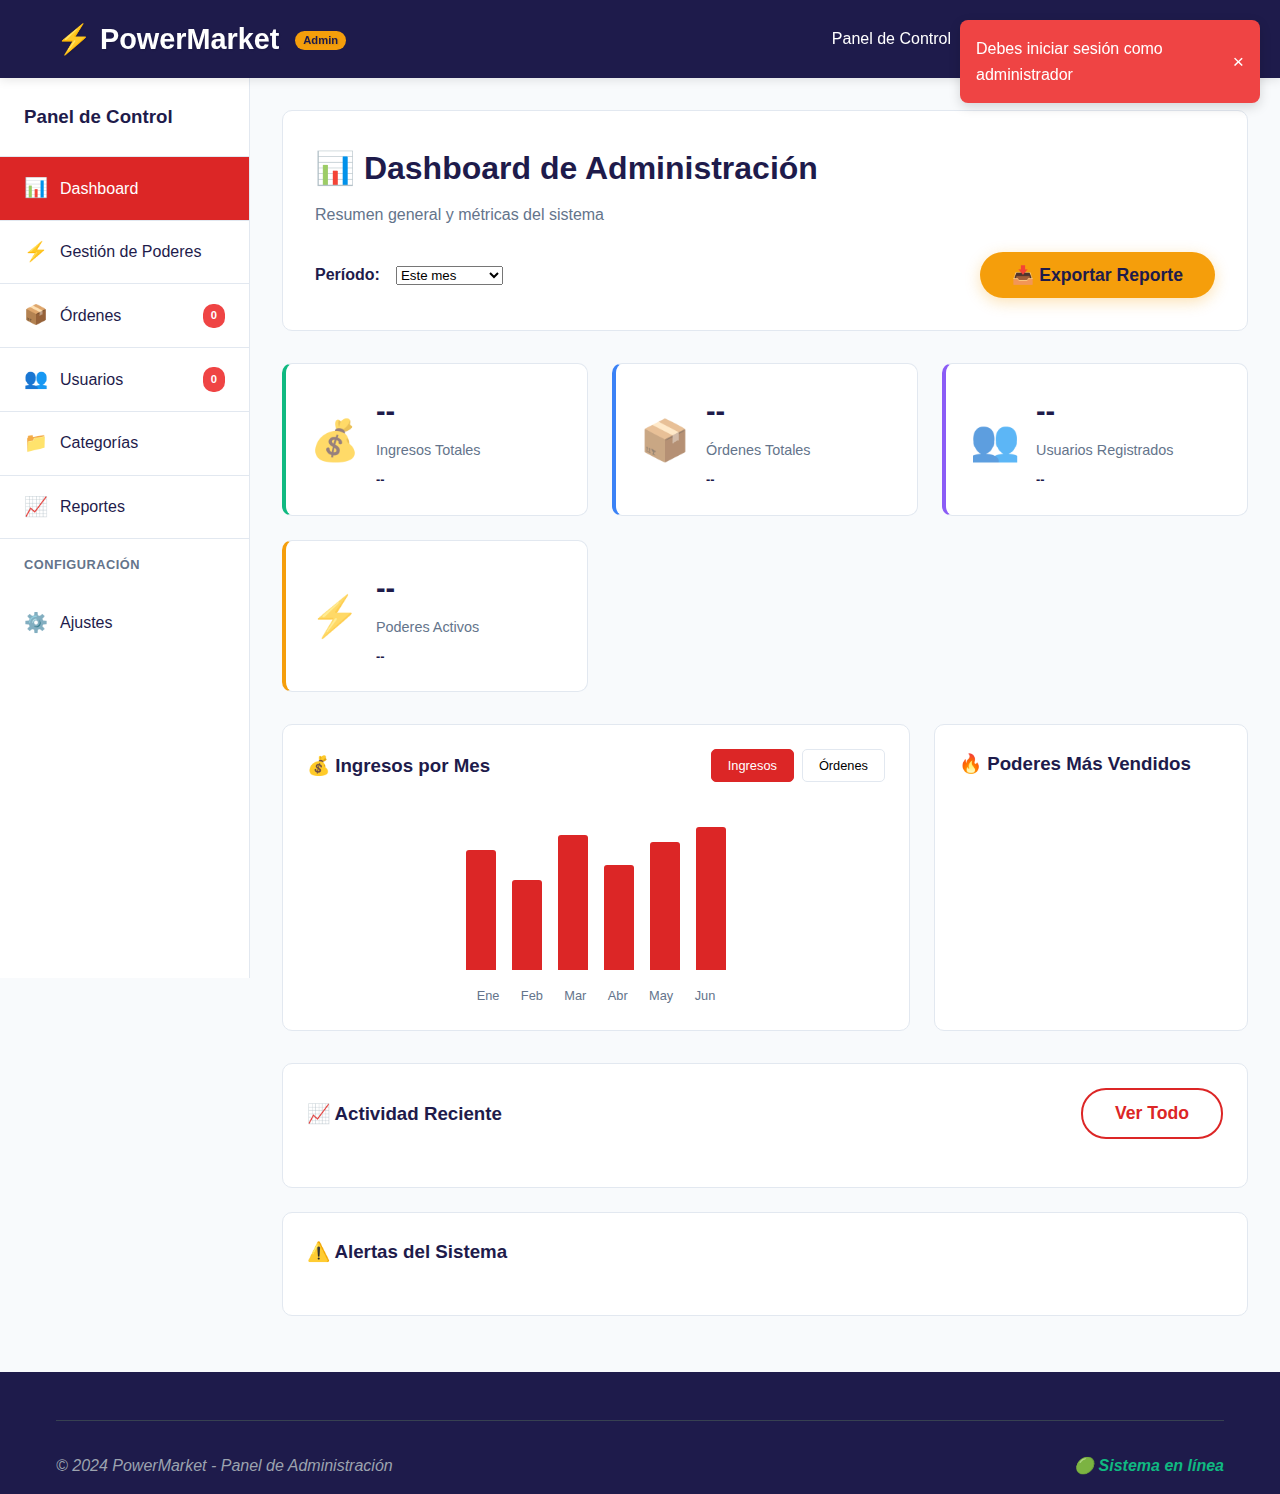
<file: pages/admin/dashboard.html>
<!DOCTYPE html>
<html lang="es">
<head>
    <meta charset="UTF-8">
    <meta name="viewport" content="width=device-width, initial-scale=1.0">
    <title>Panel de Administración - PowerMarket</title>
    <link rel="stylesheet" href="../../css/styles.css">
    <link rel="stylesheet" href="../../css/components.css">
</head>
<body class="admin-page">
    <!-- Header de administración -->
    <header class="header admin-header">
        <div class="container">
            <div class="logo">
                <a href="../../index.html" style="text-decoration: none; color: inherit;">
                    <h1>⚡ PowerMarket <span class="admin-badge">Admin</span></h1>
                </a>
            </div>
            <nav class="user-menu">
                <span id="admin-welcome">Panel de Control</span>
                <a href="../user-profile.html">👤 Mi Perfil</a>
                <a href="#" onclick="logout()">🚪 Cerrar Sesión</a>
            </nav>
        </div>
    </header>

    <!-- Sidebar de administración -->
    <div class="admin-layout">
        <aside class="admin-sidebar">
            <nav class="sidebar-nav">
                <div class="sidebar-header">
                    <h3>Panel de Control</h3>
                </div>
                <ul class="sidebar-menu">
                    <li class="menu-item active">
                        <a href="dashboard.html" class="menu-link">
                            <span class="menu-icon">📊</span>
                            <span class="menu-text">Dashboard</span>
                        </a>
                    </li>
                    <li class="menu-item">
                        <a href="products.html" class="menu-link">
                            <span class="menu-icon">⚡</span>
                            <span class="menu-text">Gestión de Poderes</span>
                        </a>
                    </li>
                    <li class="menu-item">
                        <a href="orders.html" class="menu-link">
                            <span class="menu-icon">📦</span>
                            <span class="menu-text">Órdenes</span>
                            <span class="menu-badge" id="pending-orders-badge">0</span>
                        </a>
                    </li>
                    <li class="menu-item">
                        <a href="users.html" class="menu-link">
                            <span class="menu-icon">👥</span>
                            <span class="menu-text">Usuarios</span>
                            <span class="menu-badge" id="total-users-badge">0</span>
                        </a>
                    </li>
                    <li class="menu-item">
                        <a href="categories.html" class="menu-link">
                            <span class="menu-icon">📁</span>
                            <span class="menu-text">Categorías</span>
                        </a>
                    </li>
                    <li class="menu-item">
                        <a href="reports.html" class="menu-link">
                            <span class="menu-icon">📈</span>
                            <span class="menu-text">Reportes</span>
                        </a>
                    </li>
                    <li class="menu-section">
                        <span class="section-label">Configuración</span>
                    </li>
                    <li class="menu-item">
                        <a href="settings.html" class="menu-link">
                            <span class="menu-icon">⚙️</span>
                            <span class="menu-text">Ajustes</span>
                        </a>
                    </li>
                </ul>
            </nav>
        </aside>

        <!-- Contenido principal -->
        <main class="admin-content">
            <div class="admin-container">
                <!-- Header del dashboard -->
                <div class="admin-header-content">
                    <h1>📊 Dashboard de Administración</h1>
                    <p>Resumen general y métricas del sistema</p>
                    <div class="header-actions">
                        <div class="date-filter">
                            <label for="date-range">Período:</label>
                            <select id="date-range" onchange="updateDashboard()">
                                <option value="today">Hoy</option>
                                <option value="week">Esta semana</option>
                                <option value="month" selected>Este mes</option>
                                <option value="quarter">Este trimestre</option>
                                <option value="year">Este año</option>
                                <option value="custom">Personalizado</option>
                            </select>
                        </div>
                        <button class="btn btn-primary" onclick="exportReport()">
                            📥 Exportar Reporte
                        </button>
                    </div>
                </div>

                <!-- Métricas principales -->
                <div class="metrics-grid">
                    <div class="metric-card revenue">
                        <div class="metric-icon">💰</div>
                        <div class="metric-info">
                            <span class="metric-value" id="total-revenue">--</span>
                            <span class="metric-label">Ingresos Totales</span>
                            <span class="metric-change" id="revenue-change">--</span>
                        </div>
                    </div>
                    
                    <div class="metric-card orders">
                        <div class="metric-icon">📦</div>
                        <div class="metric-info">
                            <span class="metric-value" id="total-orders">--</span>
                            <span class="metric-label">Órdenes Totales</span>
                            <span class="metric-change" id="orders-change">--</span>
                        </div>
                    </div>
                    
                    <div class="metric-card users">
                        <div class="metric-icon">👥</div>
                        <div class="metric-info">
                            <span class="metric-value" id="total-users">--</span>
                            <span class="metric-label">Usuarios Registrados</span>
                            <span class="metric-change" id="users-change">--</span>
                        </div>
                    </div>
                    
                    <div class="metric-card products">
                        <div class="metric-icon">⚡</div>
                        <div class="metric-info">
                            <span class="metric-value" id="total-products">--</span>
                            <span class="metric-label">Poderes Activos</span>
                            <span class="metric-change" id="products-change">--</span>
                        </div>
                    </div>
                </div>

                <!-- Gráficos y estadísticas -->
                <div class="charts-grid">
                    <!-- Gráfico de ingresos -->
                    <div class="chart-card">
                        <div class="chart-header">
                            <h3>💰 Ingresos por Mes</h3>
                            <div class="chart-actions">
                                <button class="btn-chart active" data-chart="revenue">Ingresos</button>
                                <button class="btn-chart" data-chart="orders">Órdenes</button>
                            </div>
                        </div>
                        <div class="chart-container">
                            <div class="chart-placeholder" id="revenue-chart">
                                <div class="chart-bars">
                                    <div class="chart-bar" style="height: 80%"></div>
                                    <div class="chart-bar" style="height: 60%"></div>
                                    <div class="chart-bar" style="height: 90%"></div>
                                    <div class="chart-bar" style="height: 70%"></div>
                                    <div class="chart-bar" style="height: 85%"></div>
                                    <div class="chart-bar" style="height: 95%"></div>
                                </div>
                                <div class="chart-labels">
                                    <span>Ene</span><span>Feb</span><span>Mar</span>
                                    <span>Abr</span><span>May</span><span>Jun</span>
                                </div>
                            </div>
                        </div>
                    </div>

                    <!-- Métricas de productos -->
                    <div class="chart-card">
                        <div class="chart-header">
                            <h3>🔥 Poderes Más Vendidos</h3>
                        </div>
                        <div class="top-products" id="top-products">
                            <!-- Los productos se cargarán con JavaScript -->
                        </div>
                    </div>
                </div>

                <!-- Actividad reciente -->
                <div class="activity-section">
                    <div class="section-header">
                        <h3>📈 Actividad Reciente</h3>
                        <button class="btn btn-outline" onclick="viewAllActivity()">
                            Ver Todo
                        </button>
                    </div>
                    <div class="activity-timeline" id="recent-activity">
                        <!-- La actividad se cargará con JavaScript -->
                    </div>
                </div>

                <!-- Alertas y notificaciones -->
                <div class="alerts-section">
                    <div class="section-header">
                        <h3>⚠️ Alertas del Sistema</h3>
                    </div>
                    <div class="alerts-grid" id="system-alerts">
                        <!-- Las alertas se cargarán con JavaScript -->
                    </div>
                </div>
            </div>
        </main>
    </div>

    <!-- Footer de administración -->
    <footer class="footer admin-footer">
        <div class="container">
            <div class="footer-bottom">
                <p>&copy; 2024 PowerMarket - Panel de Administración</p>
                <span id="server-status" class="status-online">🟢 Sistema en línea</span>
            </div>
        </div>
    </footer>

    <!-- Modal de carga -->
    <div id="admin-loading" class="admin-loading" style="display: none;">
        <div class="loading-content">
            <div class="loading-spinner"></div>
            <p>Cargando datos del dashboard...</p>
        </div>
    </div>

    <!-- Scripts -->
     <script src="../../js/logout.js"></script>
    <script src="../../js/data.js"></script>
    <script src="../../js/utils.js"></script>
    <script src="../../js/components.js"></script>
    <script src="../../js/admin-dashboard.js"></script>
</body>
</html>
</file>
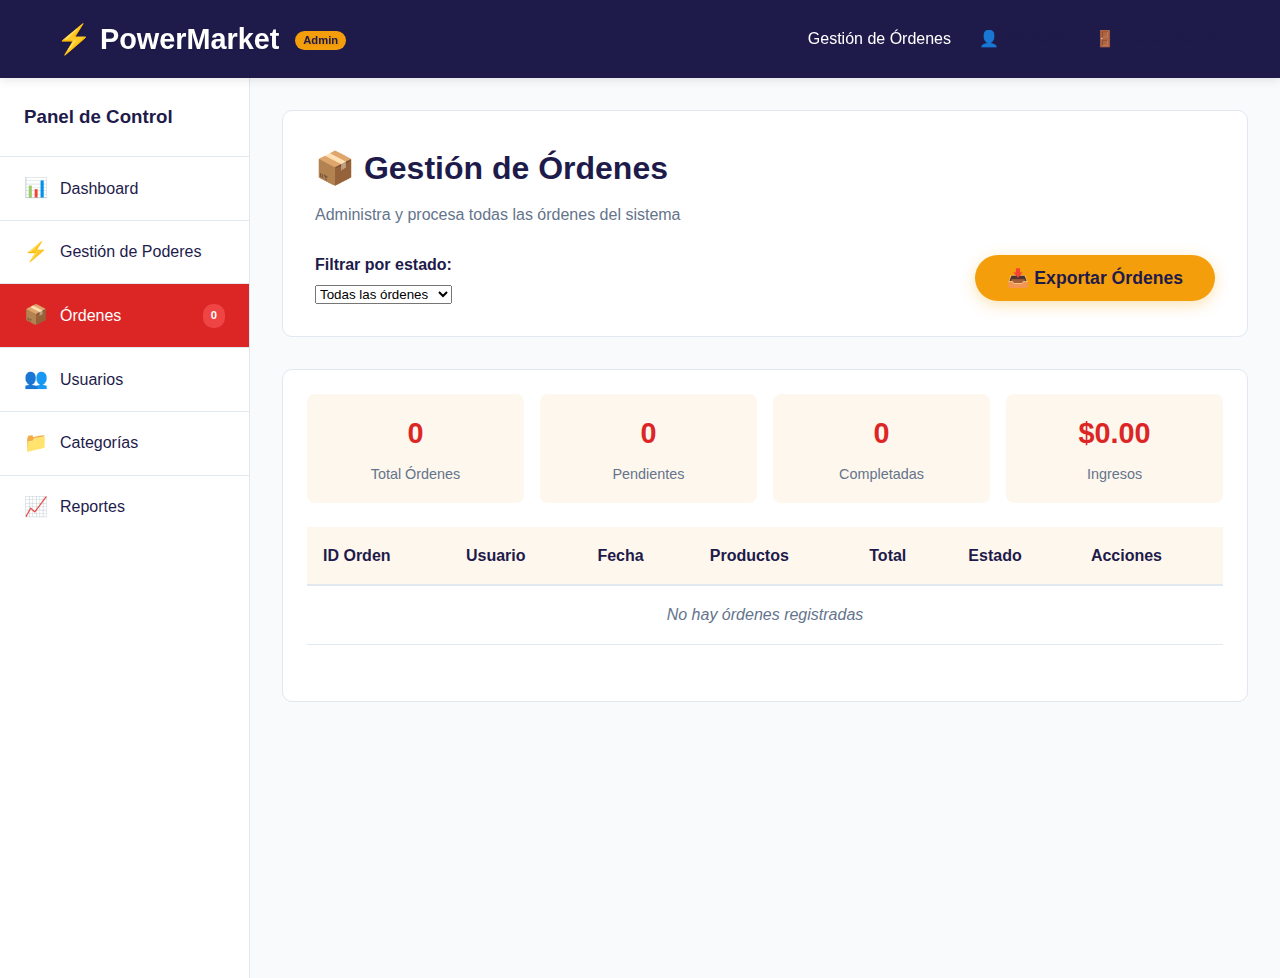
<file: pages/admin/orders.html>
<!DOCTYPE html>
<html lang="es">
<head>
    <meta charset="UTF-8">
    <meta name="viewport" content="width=device-width, initial-scale=1.0">
    <title>Gestión de Órdenes - Admin</title>
    <link rel="stylesheet" href="../../css/styles.css">
    <link rel="stylesheet" href="../../css/components.css">
</head>
<body class="admin-page">
    <header class="header admin-header">
        <div class="container">
            <div class="logo">
                <a href="../../index.html" style="text-decoration: none; color: inherit;">
                    <h1>⚡ PowerMarket <span class="admin-badge">Admin</span></h1>
                </a>
            </div>
            <nav class="user-menu">
                <span>Gestión de Órdenes</span>
                <a href="../user-profile.html">👤 Mi Perfil</a>
                <a href="#" onclick="logout()">🚪 Cerrar Sesión</a>
            </nav>
        </div>
    </header>

    <div class="admin-layout">
        <aside class="admin-sidebar">
            <nav class="sidebar-nav">
                <div class="sidebar-header">
                    <h3>Panel de Control</h3>
                </div>
                <ul class="sidebar-menu">
                    <li class="menu-item">
                        <a href="dashboard.html" class="menu-link">
                            <span class="menu-icon">📊</span>
                            <span class="menu-text">Dashboard</span>
                        </a>
                    </li>
                    <li class="menu-item">
                        <a href="products.html" class="menu-link">
                            <span class="menu-icon">⚡</span>
                            <span class="menu-text">Gestión de Poderes</span>
                        </a>
                    </li>
                    <li class="menu-item active">
                        <a href="orders.html" class="menu-link">
                            <span class="menu-icon">📦</span>
                            <span class="menu-text">Órdenes</span>
                            <span class="menu-badge" id="pending-orders-badge">0</span>
                        </a>
                    </li>
                    <li class="menu-item">
                        <a href="users.html" class="menu-link">
                            <span class="menu-icon">👥</span>
                            <span class="menu-text">Usuarios</span>
                        </a>
                    </li>
                    <li class="menu-item">
                        <a href="categories.html" class="menu-link">
                            <span class="menu-icon">📁</span>
                            <span class="menu-text">Categorías</span>
                        </a>
                    </li>
                    <li class="menu-item">
                        <a href="reports.html" class="menu-link">
                            <span class="menu-icon">📈</span>
                            <span class="menu-text">Reportes</span>
                        </a>
                    </li>
                </ul>
            </nav>
        </aside>

        <main class="admin-content">
            <div class="admin-container">
                <div class="admin-header-content">
                    <h1>📦 Gestión de Órdenes</h1>
                    <p>Administra y procesa todas las órdenes del sistema</p>
                    <div class="header-actions">
                        <div class="filter-group">
                            <label for="order-filter">Filtrar por estado:</label>
                            <select id="order-filter" onchange="filterOrders()">
                                <option value="all">Todas las órdenes</option>
                                <option value="pending">Pendientes</option>
                                <option value="completed">Completadas</option>
                                <option value="cancelled">Canceladas</option>
                            </select>
                        </div>
                        <button class="btn btn-primary" onclick="exportOrders()">
                            📥 Exportar Órdenes
                        </button>
                    </div>
                </div>

                <div class="admin-section">
                    <div class="section-stats">
                        <div class="stat-card">
                            <span class="stat-number" id="total-orders-count">0</span>
                            <span class="stat-label">Total Órdenes</span>
                        </div>
                        <div class="stat-card">
                            <span class="stat-number" id="pending-orders-count">0</span>
                            <span class="stat-label">Pendientes</span>
                        </div>
                        <div class="stat-card">
                            <span class="stat-number" id="completed-orders-count">0</span>
                            <span class="stat-label">Completadas</span>
                        </div>
                        <div class="stat-card">
                            <span class="stat-number" id="revenue-orders">$0</span>
                            <span class="stat-label">Ingresos</span>
                        </div>
                    </div>

                    <div class="orders-table-container">
                        <table class="admin-table" id="orders-table">
                            <thead>
                                <tr>
                                    <th>ID Orden</th>
                                    <th>Usuario</th>
                                    <th>Fecha</th>
                                    <th>Productos</th>
                                    <th>Total</th>
                                    <th>Estado</th>
                                    <th>Acciones</th>
                                </tr>
                            </thead>
                            <tbody>
                                <tr>
                                    <td colspan="7" class="no-data">Cargando órdenes...</td>
                                </tr>
                            </tbody>
                        </table>
                    </div>

                    <div class="pagination-container" id="orders-pagination">
                        <!-- Paginación se cargará aquí -->
                    </div>
                </div>
            </div>
        </main>
    </div>

    <script src="../../js/logout.js"></script>
    <script src="../../js/data.js"></script>
    <script src="../../js/utils.js"></script>
    <script>
        // Cargar estadísticas básicas
        document.addEventListener('DOMContentLoaded', function() {
            loadOrdersStats();
            setTimeout(loadOrdersData, 500);
        });

        function loadOrdersStats() {
            const orders = JSON.parse(localStorage.getItem('superpowers_orders')) || [];
            const total = orders.length;
            const pending = orders.filter(o => o.status === 'pending').length;
            const completed = orders.filter(o => o.status === 'completed').length;
            const revenue = orders.reduce((sum, o) => sum + (o.totals?.total || 0), 0);

            document.getElementById('total-orders-count').textContent = total;
            document.getElementById('pending-orders-count').textContent = pending;
            document.getElementById('completed-orders-count').textContent = completed;
            document.getElementById('revenue-orders').textContent = '$' + revenue.toFixed(2);
        }

        function loadOrdersData() {
            const tbody = document.querySelector('#orders-table tbody');
            const orders = JSON.parse(localStorage.getItem('superpowers_orders')) || [];
            
            if (orders.length === 0) {
                tbody.innerHTML = '<tr><td colspan="7" class="no-data">No hay órdenes registradas</td></tr>';
                return;
            }

            tbody.innerHTML = orders.map(order => `
                <tr>
                    <td>${order.id}</td>
                    <td>${order.userInfo?.email || 'N/A'}</td>
                    <td>${new Date(order.createdAt).toLocaleDateString()}</td>
                    <td>${order.items.length} productos</td>
                    <td>$${order.totals?.total?.toFixed(2) || '0.00'}</td>
                    <td><span class="status-badge status-${order.status}">${getStatusText(order.status)}</span></td>
                    <td>
                        <button class="btn-action" onclick="viewOrder('${order.id}')" title="Ver detalles">👁️</button>
                        ${order.status === 'pending' ? 
                            `<button class="btn-action" onclick="completeOrder('${order.id}')" title="Completar orden">✅</button>` : ''}
                    </td>
                </tr>
            `).join('');
        }

        function getStatusText(status) {
            const statusMap = {
                'pending': 'Pendiente',
                'completed': 'Completada',
                'cancelled': 'Cancelada'
            };
            return statusMap[status] || status;
        }

        function viewOrder(orderId) {
            alert('Ver orden: ' + orderId + '\n\nFuncionalidad en desarrollo');
        }

        function completeOrder(orderId) {
            if (confirm('¿Marcar esta orden como completada?')) {
                alert('Orden ' + orderId + ' completada\n\nFuncionalidad en desarrollo');
            }
        }

        function filterOrders() {
            alert('Filtrando órdenes...\n\nFuncionalidad en desarrollo');
        }

        function exportOrders() {
            alert('Exportando órdenes...\n\nFuncionalidad en desarrollo');
        }
    </script>
</body>
</html>
</file>
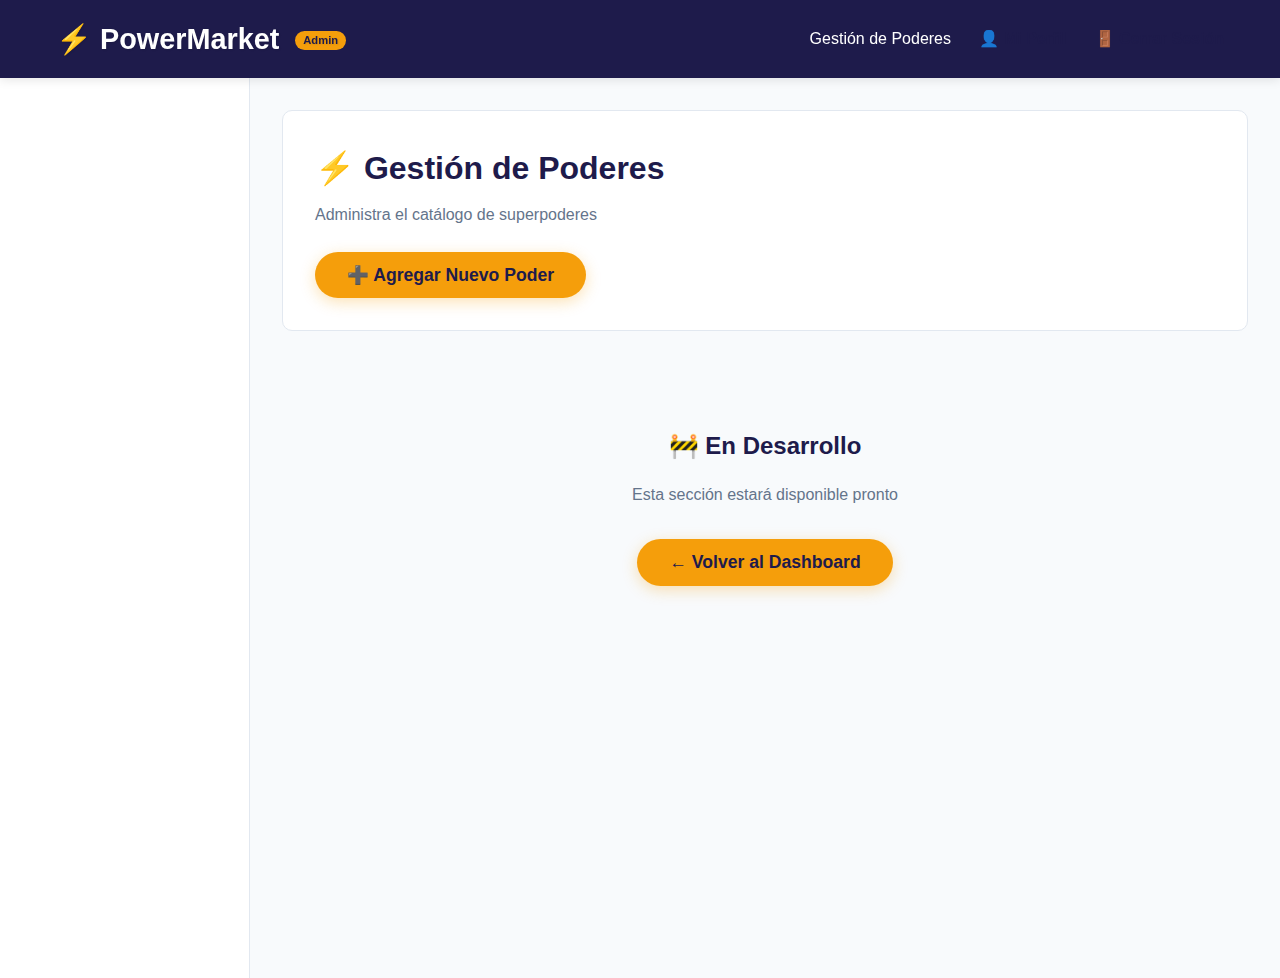
<file: pages/admin/reports.html>
<!DOCTYPE html>
<html lang="es">
<head>
    <meta charset="UTF-8">
    <meta name="viewport" content="width=device-width, initial-scale=1.0">
    <title>Gestión de Poderes - Admin</title>
    <link rel="stylesheet" href="../../css/styles.css">
    <link rel="stylesheet" href="../../css/components.css">
</head>
<body class="admin-page">
    <!-- Misma estructura que dashboard.html -->
    <header class="header admin-header">
        <div class="container">
            <div class="logo">
                <a href="../../index.html" style="text-decoration: none; color: inherit;">
                    <h1>⚡ PowerMarket <span class="admin-badge">Admin</span></h1>
                </a>
            </div>
            <nav class="user-menu">
                <span>Gestión de Poderes</span>
                <a href="../user-profile.html">👤 Mi Perfil</a>
                <a href="#" onclick="logout()">🚪 Cerrar Sesión</a>
            </nav>
        </div>
    </header>

    <div class="admin-layout">
        <aside class="admin-sidebar">
            <!-- Mismo sidebar que dashboard.html -->
        </aside>

        <main class="admin-content">
            <div class="admin-container">
                <div class="admin-header-content">
                    <h1>⚡ Gestión de Poderes</h1>
                    <p>Administra el catálogo de superpoderes</p>
                    <div class="header-actions">
                        <button class="btn btn-primary" onclick="addNewProduct()">
                            ➕ Agregar Nuevo Poder
                        </button>
                    </div>
                </div>

                <div class="coming-soon">
                    <div class="coming-soon-content">
                        <h2>🚧 En Desarrollo</h2>
                        <p>Esta sección estará disponible pronto</p>
                        <button class="btn btn-primary" onclick="window.history.back()">
                            ← Volver al Dashboard
                        </button>
                    </div>
                </div>
            </div>
        </main>
    </div>
<script src="../../js/logout.js"></script>
    <script src="../../js/data.js"></script>
    <script src="../../js/utils.js"></script>
    <script>
        function logout() {
            if (confirm('¿Cerrar sesión?')) {
                localStorage.removeItem('current_user');
                window.location.href = '../../index.html';
            }
        }
        
        function addNewProduct() {
            alert('Funcionalidad en desarrollo');
        }
    </script>
</body>
</html>
</file>
<file: css/components.css>
/* Componentes específicos */
.featured-categories, .best-sellers, .new-categories, .new-products {
    margin: 4rem 0;
}

.section-title {
    font-size: 2.2rem;
    margin-bottom: 2rem;
    color: var(--text-dark);
    text-align: center;
    position: relative;
    padding-bottom: 1rem;
}

.section-title::after {
    content: '';
    position: absolute;
    bottom: 0;
    left: 50%;
    transform: translateX(-50%);
    width: 100px;
    height: 4px;
    background: var(--hero-gradient);
    border-radius: 2px;
}

/* Grid de productos */
.products-grid {
    display: grid;
    grid-template-columns: repeat(auto-fill, minmax(280px, 1fr));
    gap: 2rem;
    margin: 2rem 0;
}

.product-card {
    background: white;
    border: 2px solid var(--border-color);
    border-radius: 15px;
    padding: 1.5rem;
    transition: all 0.3s ease;
    position: relative;
    overflow: hidden;
}

.product-card::before {
    content: '';
    position: absolute;
    top: 0;
    left: 0;
    right: 0;
    height: 4px;
    background: var(--hero-gradient);
}

.product-card:hover {
    transform: translateY(-8px);
    box-shadow: 0 15px 35px rgba(220, 38, 38, 0.15);
    border-color: var(--primary-color);
}

.product-image {
    width: 100%;
    height: 200px;
    background: var(--hero-gradient);
    border-radius: 10px;
    display: flex;
    align-items: center;
    justify-content: center;
    color: white;
    margin-bottom: 1.5rem;
    font-size: 4rem;
    text-shadow: 2px 2px 4px rgba(0,0,0,0.3);
    transition: transform 0.3s;
}

.product-card:hover .product-image {
    transform: scale(1.05);
}

.product-card h3 {
    margin-bottom: 0.8rem;
    font-size: 1.3rem;
    height: 3rem;
    overflow: hidden;
    color: var(--text-dark);
    font-weight: 600;
}

.product-description {
    color: var(--text-light);
    font-size: 0.9rem;
    margin-bottom: 1rem;
    height: 3rem;
    overflow: hidden;
    line-height: 1.4;
}

.product-price {
    font-size: 1.5rem;
    font-weight: bold;
    color: var(--primary-color);
    margin: 1rem 0;
    text-align: center;
}

.product-rarity {
    display: inline-block;
    padding: 0.2rem 0.8rem;
    border-radius: 15px;
    font-size: 0.8rem;
    font-weight: 600;
    margin-bottom: 1rem;
}

.rarity-common { background: #d1d5db; color: #374151; }
.rarity-rare { background: #60a5fa; color: white; }
.rarity-epic { background: #c084fc; color: white; }
.rarity-legendary { background: var(--accent-color); color: var(--text-dark); }

.product-actions {
    display: flex;
    gap: 0.5rem;
    margin-top: 1rem;
}

.btn-small {
    padding: 0.5rem 1rem;
    font-size: 0.9rem;
    flex: 1;
    border-radius: 20px;
}

.btn-outline {
    background: transparent;
    border: 2px solid var(--primary-color);
    color: var(--primary-color);
}

.btn-outline:hover {
    background: var(--primary-color);
    color: white;
}

/* Categorías */
.categories-grid {
    display: grid;
    grid-template-columns: repeat(auto-fit, minmax(320px, 1fr));
    gap: 2rem;
}

.category-card {
    background: white;
    border-radius: 15px;
    overflow: hidden;
    box-shadow: 0 5px 20px rgba(0,0,0,0.1);
    transition: all 0.3s ease;
    border: 2px solid transparent;
}

.category-card:hover {
    transform: translateY(-5px) scale(1.02);
    box-shadow: 0 10px 30px rgba(124, 58, 237, 0.2);
    border-color: var(--secondary-color);
}

.category-image {
    height: 180px;
    background: var(--hero-gradient);
    display: flex;
    align-items: center;
    justify-content: center;
    color: white;
    font-size: 3.5rem;
    text-shadow: 2px 2px 4px rgba(0,0,0,0.3);
    transition: transform 0.3s;
}

.category-card:hover .category-image {
    transform: scale(1.1);
}

.category-info {
    padding: 1.5rem;
    text-align: center;
}

.category-info h3 {
    margin-bottom: 0.5rem;
    color: var(--text-dark);
    font-size: 1.4rem;
    font-weight: 600;
}

.category-count {
    color: var(--text-light);
    font-size: 0.9rem;
}

/* Paneles de categorías */
.categories-panels {
    display: grid;
    grid-template-columns: repeat(auto-fit, minmax(380px, 1fr));
    gap: 2rem;
}

.category-panel {
    background: white;
    border-radius: 15px;
    overflow: hidden;
    box-shadow: 0 5px 20px rgba(0,0,0,0.1);
    transition: all 0.3s ease;
}

.category-panel:hover {
    transform: translateY(-5px);
    box-shadow: 0 10px 30px rgba(0,0,0,0.15);
}

.category-panel-image {
    height: 200px;
    background: var(--hero-gradient);
    display: flex;
    align-items: center;
    justify-content: center;
    color: white;
    font-size: 4rem;
    text-shadow: 2px 2px 4px rgba(0,0,0,0.3);
}

.category-panel-info {
    padding: 2rem;
}

.category-panel-info h3 {
    margin-bottom: 1rem;
    font-size: 1.5rem;
    color: var(--text-dark);
    font-weight: 600;
}

.category-panel-info p {
    color: var(--text-light);
    line-height: 1.6;
    margin-bottom: 1.5rem;
}

/* Badges */
.badge {
    display: inline-block;
    padding: 0.3rem 0.8rem;
    border-radius: 12px;
    font-size: 0.8rem;
    font-weight: 600;
    margin-right: 0.5rem;
}

.badge-new { background: var(--success-color); color: white; }
.badge-hot { background: var(--primary-color); color: white; }
.badge-sale { background: var(--accent-color); color: var(--text-dark); }

/* Loading states */
.loading {
    opacity: 0.6;
    pointer-events: none;
}

.skeleton {
    background: linear-gradient(90deg, #f0f0f0 25%, #e0e0e0 50%, #f0f0f0 75%);
    background-size: 200% 100%;
    animation: loading 1.5s infinite;
}

@keyframes loading {
    0% { background-position: 200% 0; }
    100% { background-position: -200% 0; }
}

/* Responsive para componentes */
@media (max-width: 1024px) {
    .products-grid {
        grid-template-columns: repeat(auto-fill, minmax(250px, 1fr));
        gap: 1.5rem;
    }
    
    .categories-grid, .categories-panels {
        grid-template-columns: repeat(auto-fit, minmax(300px, 1fr));
    }
}

@media (max-width: 768px) {
    .products-grid {
        grid-template-columns: repeat(auto-fill, minmax(200px, 1fr));
        gap: 1rem;
    }
    
    .categories-grid, .categories-panels {
        grid-template-columns: 1fr;
    }
    
    .section-title {
        font-size: 1.8rem;
    }
    
    .product-image {
        height: 150px;
        font-size: 3rem;
    }
    
    .category-image {
        height: 150px;
        font-size: 3rem;
    }
    
    .category-panel-image {
        height: 150px;
        font-size: 3rem;
    }
}

@media (max-width: 480px) {
    .products-grid {
        grid-template-columns: 1fr;
    }
    
    .product-actions {
        flex-direction: column;
    }
    
    .section-title {
        font-size: 1.6rem;
    }
    
    .product-card, .category-card, .category-panel {
        margin: 0 0.5rem;
    }
}

/* Efectos especiales */
@keyframes float {
    0%, 100% { transform: translateY(0px); }
    50% { transform: translateY(-10px); }
}

.floating {
    animation: float 3s ease-in-out infinite;
}

.pulse {
    animation: pulse 2s infinite;
}

@keyframes pulse {
    0% { transform: scale(1); }
    50% { transform: scale(1.05); }
    100% { transform: scale(1); }
}

/* Scroll personalizado */
::-webkit-scrollbar {
    width: 8px;
}

::-webkit-scrollbar-track {
    background: #f1f1f1;
}

::-webkit-scrollbar-thumb {
    background: var(--primary-color);
    border-radius: 4px;
}

::-webkit-scrollbar-thumb:hover {
    background: #b91c1c;
}
/* Estilos específicos para página de búsqueda */
.search-header {
    text-align: center;
    margin-bottom: 2rem;
    padding: 2rem 0;
    background: linear-gradient(135deg, #f8fafc, #e2e8f0);
    border-radius: 10px;
}

.search-header h1 {
    color: var(--text-dark);
    margin-bottom: 0.5rem;
}

.results-count {
    color: var(--text-light);
    font-size: 1.1rem;
}

.search-layout {
    display: grid;
    grid-template-columns: 280px 1fr;
    gap: 2rem;
}

.filters-sidebar {
    background: white;
    padding: 1.5rem;
    border-radius: 10px;
    border: 1px solid var(--border-color);
    height: fit-content;
    position: sticky;
    top: 100px;
}

.results-controls {
    display: flex;
    justify-content: space-between;
    align-items: center;
    margin-bottom: 2rem;
    padding: 1rem;
    background: white;
    border-radius: 8px;
    border: 1px solid var(--border-color);
}

.sort-controls {
    display: flex;
    align-items: center;
    gap: 1rem;
}

.view-controls {
    display: flex;
    gap: 0.5rem;
}

.view-btn {
    padding: 0.5rem;
    border: 1px solid var(--border-color);
    background: white;
    border-radius: 4px;
    cursor: pointer;
    font-size: 1.2rem;
}

.view-btn.active {
    background: var(--primary-color);
    color: white;
    border-color: var(--primary-color);
}

.products-list {
    display: flex;
    flex-direction: column;
    gap: 1rem;
}

.products-list .product-card {
    display: grid;
    grid-template-columns: 120px 1fr auto;
    gap: 1.5rem;
    align-items: center;
}

.products-list .product-image {
    height: 100px;
    font-size: 2.5rem;
}

.products-list .product-actions {
    flex-direction: column;
}

.no-results-content {
    text-align: center;
    padding: 3rem;
    background: white;
    border-radius: 10px;
    border: 1px solid var(--border-color);
}

.no-results-content h2 {
    color: var(--text-light);
    margin-bottom: 1rem;
}

.pagination-container {
    margin-top: 2rem;
}

/* Responsive para página de búsqueda */
@media (max-width: 1024px) {
    .search-layout {
        grid-template-columns: 1fr;
    }
    
    .filters-sidebar {
        position: static;
        order: 2;
    }
    
    .results-area {
        order: 1;
    }
}

@media (max-width: 768px) {
    .results-controls {
        flex-direction: column;
        gap: 1rem;
        align-items: stretch;
    }
    
    .sort-controls {
        justify-content: space-between;
    }
    
    .products-list .product-card {
        grid-template-columns: 1fr;
        text-align: center;
    }
}
/* Estilos específicos para página de detalle de producto */
.breadcrumb {
    display: flex;
    align-items: center;
    gap: 0.5rem;
    margin-bottom: 2rem;
    font-size: 0.9rem;
    color: var(--text-light);
}

.breadcrumb a {
    color: var(--primary-color);
    text-decoration: none;
}

.breadcrumb a:hover {
    text-decoration: underline;
}

.product-detail-container {
    display: grid;
    grid-template-columns: 1fr 1fr;
    gap: 3rem;
    margin-bottom: 4rem;
}

.product-gallery {
    display: flex;
    flex-direction: column;
    gap: 1rem;
}

.main-image {
    background: linear-gradient(135deg, var(--primary-color), var(--secondary-color));
    border-radius: 15px;
    padding: 2rem;
    text-align: center;
}

.product-image-large {
    font-size: 8rem;
    color: white;
    text-shadow: 3px 3px 6px rgba(0,0,0,0.3);
}

.image-thumbnails {
    display: flex;
    gap: 1rem;
    justify-content: center;
}

.thumbnail {
    width: 60px;
    height: 60px;
    background: var(--border-color);
    border-radius: 8px;
    display: flex;
    align-items: center;
    justify-content: center;
    font-size: 1.5rem;
    cursor: pointer;
    border: 2px solid transparent;
}

.thumbnail.active {
    border-color: var(--primary-color);
}

.product-info {
    display: flex;
    flex-direction: column;
    gap: 1.5rem;
}

.product-header {
    border-bottom: 2px solid var(--border-color);
    padding-bottom: 1rem;
}

.product-badges {
    display: flex;
    gap: 0.5rem;
    margin-bottom: 1rem;
}

.product-pricing {
    display: flex;
    align-items: center;
    gap: 1rem;
    flex-wrap: wrap;
}

.current-price {
    font-size: 2.5rem;
    font-weight: bold;
    color: var(--primary-color);
}

.original-price {
    font-size: 1.5rem;
    text-decoration: line-through;
    color: var(--text-light);
}

.discount-badge {
    background: var(--success-color);
    color: white;
    padding: 0.3rem 0.8rem;
    border-radius: 15px;
    font-weight: bold;
}

.product-meta-details {
    display: grid;
    grid-template-columns: 1fr 1fr;
    gap: 1rem;
    background: var(--bg-light);
    padding: 1.5rem;
    border-radius: 10px;
}

.meta-item {
    display: flex;
    justify-content: space-between;
    align-items: center;
}

.meta-label {
    font-weight: 600;
    color: var(--text-dark);
}

.meta-value {
    color: var(--text-light);
}

.product-description-full, .product-requirements {
    background: white;
    padding: 1.5rem;
    border-radius: 10px;
    border: 1px solid var(--border-color);
}

.product-description-full h3, .product-requirements h3 {
    margin-bottom: 1rem;
    color: var(--text-dark);
}

.product-actions-detail {
    background: white;
    padding: 1.5rem;
    border-radius: 10px;
    border: 1px solid var(--border-color);
}

.quantity-selector {
    display: flex;
    align-items: center;
    gap: 1rem;
    margin-bottom: 1.5rem;
}

.quantity-controls {
    display: flex;
    align-items: center;
    gap: 0.5rem;
}

.qty-btn {
    width: 40px;
    height: 40px;
    border: 1px solid var(--border-color);
    background: white;
    border-radius: 4px;
    cursor: pointer;
    font-size: 1.2rem;
    display: flex;
    align-items: center;
    justify-content: center;
}

#quantity {
    width: 60px;
    height: 40px;
    text-align: center;
    border: 1px solid var(--border-color);
    border-radius: 4px;
    font-size: 1rem;
}

.action-buttons {
    display: flex;
    gap: 1rem;
}

.btn-large {
    padding: 1rem 2rem;
    font-size: 1.1rem;
    flex: 1;
}

.product-features {
    display: flex;
    flex-direction: column;
    gap: 1rem;
}

.feature {
    display: flex;
    align-items: center;
    gap: 1rem;
    padding: 1rem;
    background: var(--bg-light);
    border-radius: 8px;
}

.feature-icon {
    font-size: 1.5rem;
}

.related-products {
    margin-top: 3rem;
    padding-top: 3rem;
    border-top: 2px solid var(--border-color);
}

.related-products h2 {
    text-align: center;
    margin-bottom: 2rem;
}

.error-state {
    text-align: center;
    padding: 3rem;
    grid-column: 1 / -1;
}

.error-state h2 {
    color: var(--error-color);
    margin-bottom: 1rem;
}

/* Responsive para detalle de producto */
@media (max-width: 968px) {
    .product-detail-container {
        grid-template-columns: 1fr;
        gap: 2rem;
    }
    
    .product-gallery {
        order: 1;
    }
    
    .product-info {
        order: 2;
    }
}

@media (max-width: 768px) {
    .product-meta-details {
        grid-template-columns: 1fr;
    }
    
    .action-buttons {
        flex-direction: column;
    }
    
    .product-image-large {
        font-size: 6rem;
    }
    
    .current-price {
        font-size: 2rem;
    }
}

@media (max-width: 480px) {
    .meta-item {
        flex-direction: column;
        align-items: flex-start;
        gap: 0.5rem;
    }
    
    .quantity-selector {
        flex-direction: column;
        align-items: flex-start;
    }
}
/* Estilos específicos para página del carrito */
.cart-layout {
    display: grid;
    grid-template-columns: 2fr 1fr;
    gap: 2rem;
    margin-bottom: 3rem;
}

.cart-header {
    text-align: center;
    margin-bottom: 2rem;
    padding: 2rem;
    background: linear-gradient(135deg, #f8fafc, #e2e8f0);
    border-radius: 15px;
}

.cart-header h1 {
    color: var(--text-dark);
    margin-bottom: 0.5rem;
}

.empty-cart-content {
    text-align: center;
    padding: 3rem;
    background: white;
    border-radius: 15px;
    border: 2px dashed var(--border-color);
}

.empty-cart-icon {
    font-size: 4rem;
    margin-bottom: 1rem;
}

.empty-cart-actions {
    display: flex;
    gap: 1rem;
    justify-content: center;
    margin-top: 2rem;
    flex-wrap: wrap;
}

.cart-items-section {
    background: white;
    padding: 2rem;
    border-radius: 15px;
    border: 1px solid var(--border-color);
    margin-bottom: 2rem;
}

.cart-items-section h2 {
    margin-bottom: 1.5rem;
    color: var(--text-dark);
}

.order-summary {
    background: white;
    padding: 2rem;
    border-radius: 15px;
    border: 1px solid var(--border-color);
    position: sticky;
    top: 100px;
}

.order-summary h3 {
    margin-bottom: 1.5rem;
    color: var(--text-dark);
}

.summary-details {
    margin-bottom: 2rem;
}

.summary-row {
    display: flex;
    justify-content: space-between;
    align-items: center;
    padding: 0.8rem 0;
    border-bottom: 1px solid var(--border-color);
}

.summary-row.total {
    border-top: 2px solid var(--primary-color);
    border-bottom: none;
    font-size: 1.2rem;
    margin-top: 1rem;
    padding-top: 1rem;
}

.checkout-actions {
    display: flex;
    flex-direction: column;
    gap: 1rem;
    margin-bottom: 2rem;
}

.security-features {
    display: flex;
    flex-direction: column;
    gap: 0.8rem;
}

.security-item {
    display: flex;
    align-items: center;
    gap: 0.5rem;
    color: var(--text-light);
    font-size: 0.9rem;
}

.security-icon {
    font-size: 1.2rem;
}

/* Sidebar de guardados */
.saved-items-sidebar {
    background: white;
    padding: 1.5rem;
    border-radius: 15px;
    border: 1px solid var(--border-color);
    height: fit-content;
    position: sticky;
    top: 100px;
}

.saved-header {
    margin-bottom: 1.5rem;
    padding-bottom: 1rem;
    border-bottom: 1px solid var(--border-color);
}

.saved-header h3 {
    color: var(--text-dark);
    margin-bottom: 0.5rem;
}

.saved-item {
    display: flex;
    gap: 1rem;
    padding: 1rem;
    border: 1px solid var(--border-color);
    border-radius: 8px;
    margin-bottom: 1rem;
    background: var(--bg-light);
}

.saved-item .item-image {
    font-size: 1.5rem;
    min-width: 40px;
}

.saved-item .item-details {
    flex: 1;
}

.saved-item .item-details h4 {
    margin: 0 0 0.3rem 0;
    font-size: 0.9rem;
}

.saved-item .item-category {
    font-size: 0.8rem;
    color: var(--text-light);
}

.saved-item .item-actions {
    display: flex;
    flex-direction: column;
    gap: 0.3rem;
}

.saved-item .btn-small {
    padding: 0.3rem 0.6rem;
    font-size: 0.8rem;
}

.empty-saved {
    text-align: center;
    padding: 2rem;
    color: var(--text-light);
    font-style: italic;
}

.recommended-products {
    margin-top: 3rem;
    padding-top: 3rem;
    border-top: 2px solid var(--border-color);
}

.recommended-products h2 {
    text-align: center;
    margin-bottom: 2rem;
}

/* Estilos para items del carrito en esta página */
.cart-item {
    display: grid;
    grid-template-columns: 80px 1fr auto auto auto;
    gap: 1rem;
    align-items: center;
    padding: 1.5rem;
    border: 1px solid var(--border-color);
    border-radius: 10px;
    margin-bottom: 1rem;
    background: white;
}

.cart-item .item-image {
    font-size: 2.5rem;
    text-align: center;
}

.cart-item .item-details h4 {
    margin: 0 0 0.5rem 0;
    font-size: 1.1rem;
}

.cart-item .item-category {
    font-size: 0.9rem;
    color: var(--text-light);
}

.cart-item .item-price {
    font-weight: 600;
    color: var(--primary-color);
}

.cart-item .item-quantity {
    display: flex;
    align-items: center;
    gap: 0.5rem;
}

.cart-item .quantity-btn {
    width: 35px;
    height: 35px;
    border: 1px solid var(--border-color);
    background: white;
    border-radius: 4px;
    cursor: pointer;
    display: flex;
    align-items: center;
    justify-content: center;
}

.cart-item .quantity {
    min-width: 30px;
    text-align: center;
    font-weight: bold;
}

.cart-item .item-total {
    font-weight: bold;
    font-size: 1.1rem;
    color: var(--text-dark);
    min-width: 100px;
    text-align: right;
}

.cart-item .item-actions {
    display: flex;
    gap: 0.5rem;
}

/* Responsive para carrito */
@media (max-width: 1024px) {
    .cart-layout {
        grid-template-columns: 1fr;
    }
    
    .saved-items-sidebar {
        order: 2;
        position: static;
    }
    
    .cart-main {
        order: 1;
    }
}

@media (max-width: 768px) {
    .cart-item {
        grid-template-columns: 1fr;
        text-align: center;
        gap: 1rem;
    }
    
    .cart-item .item-details {
        order: 2;
    }
    
    .cart-item .item-quantity {
        order: 3;
        justify-content: center;
    }
    
    .cart-item .item-total {
        order: 4;
        text-align: center;
    }
    
    .cart-item .item-actions {
        order: 5;
        justify-content: center;
    }
    
    .empty-cart-actions {
        flex-direction: column;
    }
    
    .checkout-actions {
        flex-direction: column;
    }
}

@media (max-width: 480px) {
    .cart-header {
        padding: 1.5rem;
    }
    
    .cart-header h1 {
        font-size: 1.5rem;
    }
    
    .empty-cart-content {
        padding: 2rem 1rem;
    }
    
    .order-summary, .cart-items-section {
        padding: 1.5rem;
    }
}
/* Estilos específicos para páginas de autenticación */
.auth-page {
    background: linear-gradient(135deg, var(--bg-light), #e2e8f0);
    min-height: 100vh;
}

.auth-page .header {
    background: transparent;
    box-shadow: none;
}

.auth-container {
    display: grid;
    grid-template-columns: 1fr 1fr;
    gap: 3rem;
    align-items: start;
    min-height: 80vh;
    padding: 2rem 0;
}

.auth-card {
    background: white;
    padding: 3rem;
    border-radius: 20px;
    box-shadow: 0 10px 40px rgba(0,0,0,0.1);
    border: 1px solid var(--border-color);
}

.auth-header {
    text-align: center;
    margin-bottom: 2rem;
}

.auth-icon {
    font-size: 4rem;
    margin-bottom: 1rem;
}

.auth-header h1 {
    color: var(--text-dark);
    margin-bottom: 0.5rem;
}

.auth-header p {
    color: var(--text-light);
}

.auth-form {
    display: flex;
    flex-direction: column;
    gap: 1.5rem;
}

.form-row {
    display: grid;
    grid-template-columns: 1fr 1fr;
    gap: 1rem;
}

.form-group {
    display: flex;
    flex-direction: column;
    gap: 0.5rem;
}

.form-group label {
    font-weight: 600;
    color: var(--text-dark);
    font-size: 0.9rem;
}

.form-group input {
    padding: 1rem;
    border: 2px solid var(--border-color);
    border-radius: 10px;
    font-size: 1rem;
    transition: border-color 0.3s;
}

.form-group input:focus {
    outline: none;
    border-color: var(--primary-color);
}

.form-group input.error {
    border-color: var(--error-color);
}

.error-message {
    color: var(--error-color);
    font-size: 0.8rem;
    display: none;
}

.password-strength {
    margin-top: 0.5rem;
}

.strength-bar {
    height: 4px;
    background: #e2e8f0;
    border-radius: 2px;
    margin-bottom: 0.3rem;
    transition: all 0.3s;
    width: 0%;
}

.strength-text {
    font-size: 0.8rem;
    color: var(--text-light);
}

.form-options {
    display: flex;
    justify-content: space-between;
    align-items: center;
    flex-wrap: wrap;
    gap: 1rem;
}

.checkbox-label {
    display: flex;
    align-items: center;
    gap: 0.5rem;
    cursor: pointer;
    font-size: 0.9rem;
}

.checkbox-label input {
    display: none;
}

.checkmark {
    width: 18px;
    height: 18px;
    border: 2px solid var(--border-color);
    border-radius: 4px;
    display: flex;
    align-items: center;
    justify-content: center;
    transition: all 0.3s;
}

.checkbox-label input:checked + .checkmark {
    background: var(--primary-color);
    border-color: var(--primary-color);
}

.checkbox-label input:checked + .checkmark::after {
    content: '✓';
    color: white;
    font-size: 12px;
}

.forgot-link {
    color: var(--primary-color);
    text-decoration: none;
    font-size: 0.9rem;
}

.forgot-link:hover {
    text-decoration: underline;
}

.auth-btn {
    width: 100%;
    margin-top: 1rem;
}

.auth-btn:disabled {
    opacity: 0.6;
    cursor: not-allowed;
}

.auth-divider {
    text-align: center;
    position: relative;
    margin: 1.5rem 0;
}

.auth-divider::before {
    content: '';
    position: absolute;
    top: 50%;
    left: 0;
    right: 0;
    height: 1px;
    background: var(--border-color);
}

.auth-divider span {
    background: white;
    padding: 0 1rem;
    color: var(--text-light);
    font-size: 0.9rem;
}

.social-auth {
    display: grid;
    grid-template-columns: 1fr 1fr;
    gap: 1rem;
}

.btn-social {
    display: flex;
    align-items: center;
    justify-content: center;
    gap: 0.5rem;
    padding: 0.8rem;
    border: 2px solid var(--border-color);
    background: white;
    color: var(--text-dark);
    border-radius: 10px;
    cursor: pointer;
    transition: all 0.3s;
}

.btn-social:hover {
    border-color: var(--primary-color);
    transform: translateY(-2px);
}

.auth-footer {
    text-align: center;
    margin-top: 2rem;
    padding-top: 2rem;
    border-top: 1px solid var(--border-color);
}

.auth-footer a {
    color: var(--primary-color);
    text-decoration: none;
    font-weight: 600;
}

.auth-footer a:hover {
    text-decoration: underline;
}

.auth-features {
    display: flex;
    flex-direction: column;
    gap: 1.5rem;
}

.feature-card {
    background: white;
    padding: 2rem;
    border-radius: 15px;
    border: 1px solid var(--border-color);
    text-align: center;
}

.feature-card .feature-icon {
    font-size: 2.5rem;
    margin-bottom: 1rem;
}

.feature-card h3 {
    color: var(--text-dark);
    margin-bottom: 0.5rem;
}

.feature-card p {
    color: var(--text-light);
    font-size: 0.9rem;
}

.link {
    color: var(--primary-color);
    text-decoration: none;
}

.link:hover {
    text-decoration: underline;
}

/* Responsive para autenticación */
@media (max-width: 968px) {
    .auth-container {
        grid-template-columns: 1fr;
        gap: 2rem;
    }
    
    .auth-features {
        order: -1;
    }
}

@media (max-width: 768px) {
    .auth-card {
        padding: 2rem;
    }
    
    .form-row {
        grid-template-columns: 1fr;
    }
    
    .form-options {
        flex-direction: column;
        align-items: flex-start;
    }
    
    .social-auth {
        grid-template-columns: 1fr;
    }
}

@media (max-width: 480px) {
    .auth-card {
        padding: 1.5rem;
        margin: 0 0.5rem;
    }
    
    .auth-header h1 {
        font-size: 1.5rem;
    }
}
/* Estilos específicos para checkout */
.checkout-steps {
    background: white;
    padding: 1.5rem 0;
    border-bottom: 1px solid var(--border-color);
}

.steps {
    display: flex;
    justify-content: center;
    gap: 3rem;
}

.step {
    display: flex;
    align-items: center;
    gap: 1rem;
    color: var(--text-light);
    position: relative;
}

.step::after {
    content: '';
    position: absolute;
    top: 50%;
    right: -2rem;
    width: 2rem;
    height: 1px;
    background: var(--border-color);
}

.step:last-child::after {
    display: none;
}

.step.active {
    color: var(--primary-color);
}

.step-number {
    width: 30px;
    height: 30px;
    border-radius: 50%;
    background: var(--border-color);
    display: flex;
    align-items: center;
    justify-content: center;
    font-weight: bold;
}

.step.active .step-number {
    background: var(--primary-color);
    color: white;
}

.step-label {
    font-weight: 600;
}

.checkout-layout {
    display: grid;
    grid-template-columns: 2fr 1fr;
    gap: 3rem;
    margin: 2rem 0;
}

.checkout-step {
    display: none;
}

.checkout-step.active {
    display: block;
    animation: fadeIn 0.5s ease-in;
}

.step-header {
    margin-bottom: 2rem;
    padding-bottom: 1rem;
    border-bottom: 2px solid var(--border-color);
}

.step-header h2 {
    color: var(--text-dark);
    margin-bottom: 0.5rem;
}

.form-section {
    background: white;
    padding: 2rem;
    border-radius: 10px;
    border: 1px solid var(--border-color);
    margin-bottom: 1.5rem;
}

.form-section h3 {
    color: var(--text-dark);
    margin-bottom: 1.5rem;
    font-size: 1.2rem;
}

.delivery-options {
    display: flex;
    flex-direction: column;
    gap: 1rem;
}

.delivery-option {
    display: flex;
    align-items: center;
    padding: 1.5rem;
    border: 2px solid var(--border-color);
    border-radius: 10px;
    cursor: pointer;
    transition: all 0.3s;
}

.delivery-option:hover {
    border-color: var(--primary-color);
}

.delivery-option input[type="radio"]:checked + .delivery-info {
    border-color: var(--primary-color);
    background: var(--bg-light);
}

.delivery-info {
    display: flex;
    justify-content: space-between;
    align-items: center;
    width: 100%;
    padding-left: 1rem;
}

.delivery-name {
    font-weight: 600;
    color: var(--text-dark);
}

.delivery-desc {
    color: var(--text-light);
    font-size: 0.9rem;
}

.delivery-price {
    font-weight: bold;
    color: var(--primary-color);
}

.payment-tabs {
    display: flex;
    gap: 0.5rem;
    margin-bottom: 2rem;
    border-bottom: 1px solid var(--border-color);
}

.payment-tab {
    padding: 1rem 1.5rem;
    border: none;
    background: none;
    cursor: pointer;
    border-bottom: 3px solid transparent;
    transition: all 0.3s;
}

.payment-tab.active {
    border-bottom-color: var(--primary-color);
    color: var(--primary-color);
    font-weight: 600;
}

.payment-method {
    display: none;
}

.payment-method.active {
    display: block;
}

.qr-payment {
    display: grid;
    grid-template-columns: 200px 1fr;
    gap: 2rem;
    align-items: start;
}

.qr-code {
    background: var(--bg-light);
    padding: 2rem;
    border-radius: 10px;
    text-align: center;
}

.qr-placeholder {
    font-size: 4rem;
    margin-bottom: 1rem;
}

.qr-info h4 {
    margin-bottom: 1rem;
    color: var(--text-dark);
}

.qr-amount {
    background: var(--bg-light);
    padding: 1rem;
    border-radius: 5px;
    margin: 1rem 0;
}

.qr-instructions {
    font-size: 0.9rem;
    color: var(--text-light);
}

.crypto-payment {
    padding: 1rem;
}

.crypto-options {
    display: flex;
    flex-direction: column;
    gap: 1rem;
    margin: 1rem 0;
}

.crypto-option {
    display: flex;
    align-items: center;
    gap: 0.5rem;
    padding: 1rem;
    border: 1px solid var(--border-color);
    border-radius: 5px;
    cursor: pointer;
}

.crypto-option input[type="radio"]:checked + span {
    font-weight: bold;
    color: var(--primary-color);
}

.crypto-address {
    background: var(--bg-light);
    padding: 1rem;
    border-radius: 5px;
    margin: 1rem 0;
}

.crypto-address code {
    display: block;
    font-family: monospace;
    margin: 0.5rem 0;
    padding: 0.5rem;
    background: white;
    border-radius: 3px;
}

.btn-copy {
    padding: 0.3rem 0.8rem;
    background: var(--primary-color);
    color: white;
    border: none;
    border-radius: 3px;
    cursor: pointer;
    font-size: 0.8rem;
}

.confirmation-sections {
    display: flex;
    flex-direction: column;
    gap: 1.5rem;
}

.confirmation-section {
    background: white;
    padding: 1.5rem;
    border-radius: 10px;
    border: 1px solid var(--border-color);
}

.confirmation-section h3 {
    margin-bottom: 1rem;
    color: var(--text-dark);
}

.confirmation-item {
    display: flex;
    justify-content: space-between;
    padding: 0.5rem 0;
    border-bottom: 1px solid var(--border-color);
}

.confirmation-item:last-child {
    border-bottom: none;
}

.confirmation-total {
    background: var(--primary-color);
    color: white;
    padding: 1.5rem;
    border-radius: 10px;
    margin-top: 1rem;
}

.total-row {
    display: flex;
    justify-content: space-between;
    align-items: center;
    padding: 0.5rem 0;
}

.grand-total {
    font-size: 1.2rem;
    border-top: 2px solid rgba(255,255,255,0.3);
    padding-top: 1rem;
    margin-top: 0.5rem;
}

.step-actions, .confirmation-actions {
    display: flex;
    justify-content: space-between;
    margin-top: 2rem;
    padding-top: 2rem;
    border-top: 1px solid var(--border-color);
}

/* Resumen del checkout */
.checkout-summary {
    position: sticky;
    top: 100px;
    height: fit-content;
}

.summary-card {
    background: white;
    padding: 2rem;
    border-radius: 15px;
    border: 1px solid var(--border-color);
    margin-bottom: 1.5rem;
}

.summary-card h3 {
    margin-bottom: 1.5rem;
    color: var(--text-dark);
    text-align: center;
}

.checkout-item {
    display: flex;
    align-items: center;
    gap: 1rem;
    padding: 1rem 0;
    border-bottom: 1px solid var(--border-color);
}

.checkout-item:last-child {
    border-bottom: none;
}

.checkout-item .item-image {
    font-size: 1.5rem;
}

.checkout-item .item-details {
    flex: 1;
}

.checkout-item .item-name {
    font-weight: 600;
    display: block;
    margin-bottom: 0.3rem;
}

.checkout-item .item-quantity {
    font-size: 0.8rem;
    color: var(--text-light);
}

.summary-totals {
    margin-top: 1.5rem;
    padding-top: 1.5rem;
    border-top: 2px solid var(--border-color);
}

.security-badge {
    display: flex;
    align-items: center;
    gap: 1rem;
    padding: 1.5rem;
    background: white;
    border-radius: 10px;
    border: 1px solid var(--border-color);
}

.security-icon {
    font-size: 2rem;
}

.security-text small {
    display: block;
    color: var(--text-light);
    margin-top: 0.3rem;
}

/* Modal de éxito */
.modal-overlay {
    position: fixed;
    top: 0;
    left: 0;
    right: 0;
    bottom: 0;
    background: rgba(0,0,0,0.8);
    display: none;
    align-items: center;
    justify-content: center;
    z-index: 1000;
    animation: fadeIn 0.3s;
}

.success-modal {
    background: white;
    padding: 3rem;
    border-radius: 20px;
    text-align: center;
    max-width: 500px;
    width: 90%;
    animation: slideUp 0.5s;
}

.modal-icon {
    font-size: 4rem;
    margin-bottom: 1rem;
}

.success-modal h2 {
    color: var(--success-color);
    margin-bottom: 1rem;
}

.order-details {
    background: var(--bg-light);
    padding: 1.5rem;
    border-radius: 10px;
    margin: 1.5rem 0;
    text-align: left;
}

.order-details p {
    margin: 0.5rem 0;
}

.modal-actions {
    display: flex;
    gap: 1rem;
    justify-content: center;
}

/* Animaciones */
@keyframes fadeIn {
    from { opacity: 0; }
    to { opacity: 1; }
}

@keyframes slideUp {
    from {
        transform: translateY(50px);
        opacity: 0;
    }
    to {
        transform: translateY(0);
        opacity: 1;
    }
}

/* Responsive para checkout */
@media (max-width: 1024px) {
    .checkout-layout {
        grid-template-columns: 1fr;
    }
    
    .checkout-summary {
        order: -1;
        position: static;
    }
}

@media (max-width: 768px) {
    .steps {
        flex-direction: column;
        gap: 1rem;
    }
    
    .step::after {
        display: none;
    }
    
    .delivery-info {
        flex-direction: column;
        align-items: flex-start;
        gap: 0.5rem;
    }
    
    .payment-tabs {
        flex-direction: column;
    }
    
    .qr-payment {
        grid-template-columns: 1fr;
        text-align: center;
    }
    
    .step-actions, .confirmation-actions {
        flex-direction: column;
        gap: 1rem;
    }
    
    .modal-actions {
        flex-direction: column;
    }
}

@media (max-width: 480px) {
    .form-section {
        padding: 1.5rem;
    }
    
    .success-modal {
        padding: 2rem 1.5rem;
        margin: 1rem;
    }
    
    .checkout-item {
        flex-direction: column;
        text-align: center;
    }
}
/* Estilos específicos para perfil de usuario */
.profile-nav {
    background: white;
    border-bottom: 1px solid var(--border-color);
}

.profile-tabs {
    display: flex;
    gap: 0;
    overflow-x: auto;
}

.profile-tab {
    padding: 1rem 1.5rem;
    border: none;
    background: none;
    cursor: pointer;
    border-bottom: 3px solid transparent;
    white-space: nowrap;
    transition: all 0.3s;
}

.profile-tab.active {
    border-bottom-color: var(--primary-color);
    color: var(--primary-color);
    font-weight: 600;
}

.profile-tab-content {
    display: none;
    animation: fadeIn 0.5s ease-in;
}

.profile-tab-content.active {
    display: block;
}

/* Header del perfil */
.profile-header {
    display: grid;
    grid-template-columns: auto 1fr;
    gap: 2rem;
    align-items: start;
    background: white;
    padding: 2rem;
    border-radius: 15px;
    border: 1px solid var(--border-color);
    margin-bottom: 2rem;
}

.profile-avatar {
    position: relative;
    display: inline-block;
}

.avatar-placeholder {
    width: 100px;
    height: 100px;
    background: linear-gradient(135deg, var(--primary-color), var(--secondary-color));
    border-radius: 50%;
    display: flex;
    align-items: center;
    justify-content: center;
    font-size: 3rem;
}

.btn-avatar-edit {
    position: absolute;
    bottom: 5px;
    right: 5px;
    width: 30px;
    height: 30px;
    border: none;
    background: var(--accent-color);
    color: white;
    border-radius: 50%;
    cursor: pointer;
    font-size: 0.8rem;
}

.profile-info h1 {
    margin-bottom: 0.5rem;
    color: var(--text-dark);
}

.profile-email {
    color: var(--text-light);
    margin-bottom: 1.5rem;
}

.profile-stats {
    display: grid;
    grid-template-columns: repeat(auto-fit, minmax(120px, 1fr));
    gap: 1.5rem;
}

.stat {
    text-align: center;
    padding: 1rem;
    background: var(--bg-light);
    border-radius: 10px;
}

.stat-number {
    display: block;
    font-size: 1.8rem;
    font-weight: bold;
    color: var(--primary-color);
    margin-bottom: 0.5rem;
}

.stat-label {
    font-size: 0.9rem;
    color: var(--text-light);
}

/* Grid de overview */
.overview-grid {
    display: grid;
    grid-template-columns: repeat(auto-fit, minmax(300px, 1fr));
    gap: 1.5rem;
    margin-bottom: 2rem;
}

.overview-card {
    background: white;
    padding: 1.5rem;
    border-radius: 10px;
    border: 1px solid var(--border-color);
}

.overview-card h3 {
    margin-bottom: 1rem;
    color: var(--text-dark);
    border-bottom: 2px solid var(--border-color);
    padding-bottom: 0.5rem;
}

.no-data {
    text-align: center;
    color: var(--text-light);
    font-style: italic;
    padding: 2rem;
}

.recent-order {
    padding: 1rem;
    background: var(--bg-light);
    border-radius: 8px;
}

.order-header {
    display: flex;
    justify-content: space-between;
    align-items: center;
    margin-bottom: 0.5rem;
}

.order-date, .order-total {
    color: var(--text-light);
    font-size: 0.9rem;
    margin-bottom: 0.5rem;
}

.rewards {
    margin-bottom: 1rem;
}

.reward-item {
    display: flex;
    align-items: center;
    gap: 0.5rem;
    padding: 0.5rem 0;
}

.reward-icon {
    font-size: 1.2rem;
}

.activity-list {
    display: flex;
    flex-direction: column;
    gap: 1rem;
}

.activity-item {
    display: flex;
    align-items: center;
    gap: 1rem;
    padding: 0.8rem;
    background: var(--bg-light);
    border-radius: 8px;
}

.activity-time {
    margin-left: auto;
    color: var(--text-light);
    font-size: 0.8rem;
}

/* Pestaña de órdenes */
.tab-header {
    margin-bottom: 2rem;
    padding-bottom: 1rem;
    border-bottom: 2px solid var(--border-color);
}

.tab-header h2 {
    color: var(--text-dark);
    margin-bottom: 0.5rem;
}

.orders-filters {
    display: grid;
    grid-template-columns: repeat(auto-fit, minmax(200px, 1fr));
    gap: 1.5rem;
    margin-bottom: 2rem;
    padding: 1.5rem;
    background: white;
    border-radius: 10px;
    border: 1px solid var(--border-color);
}

.filter-group {
    display: flex;
    flex-direction: column;
    gap: 0.5rem;
}

.filter-group label {
    font-weight: 600;
    color: var(--text-dark);
}

.orders-list {
    display: flex;
    flex-direction: column;
    gap: 1rem;
    margin-bottom: 2rem;
}

.order-item {
    background: white;
    padding: 1.5rem;
    border-radius: 10px;
    border: 1px solid var(--border-color);
}

.order-main {
    display: grid;
    grid-template-columns: 1fr auto auto;
    gap: 1rem;
    align-items: center;
    margin-bottom: 1rem;
}

.order-info .order-id {
    font-weight: 600;
    color: var(--text-dark);
    margin-bottom: 0.3rem;
}

.order-info .order-date, .order-info .order-items {
    color: var(--text-light);
    font-size: 0.9rem;
}

.status-badge {
    padding: 0.3rem 0.8rem;
    border-radius: 15px;
    font-size: 0.8rem;
    font-weight: 600;
}

.status-pending {
    background: #fef3c7;
    color: #92400e;
}

.status-completed {
    background: #d1fae5;
    color: #065f46;
}

.status-cancelled {
    background: #fee2e2;
    color: #991b1b;
}

.status-shipped {
    background: #dbeafe;
    color: #1e40af;
}

.order-total {
    font-weight: 600;
    color: var(--text-dark);
    font-size: 1.1rem;
}

.order-actions {
    display: flex;
    gap: 0.5rem;
    justify-content: flex-end;
}

/* Pestaña de poderes */
.powers-grid {
    display: grid;
    grid-template-columns: repeat(auto-fill, minmax(280px, 1fr));
    gap: 1.5rem;
    margin-bottom: 2rem;
}

.power-card.acquired {
    background: white;
    padding: 1.5rem;
    border-radius: 10px;
    border: 2px solid var(--success-color);
    display: flex;
    flex-direction: column;
    gap: 1rem;
}

.power-icon {
    font-size: 3rem;
    text-align: center;
}

.power-info h4 {
    margin-bottom: 0.5rem;
    color: var(--text-dark);
}

.power-meta {
    color: var(--text-light);
    font-size: 0.9rem;
    margin-bottom: 0.5rem;
}

.power-acquired {
    color: var(--success-color);
    font-size: 0.8rem;
    font-weight: 600;
}

.power-actions {
    margin-top: auto;
}

.no-data-content {
    text-align: center;
    padding: 3rem;
}

.no-data-icon {
    font-size: 4rem;
    margin-bottom: 1rem;
}

.no-data-content h3 {
    margin-bottom: 1rem;
    color: var(--text-dark);
}

/* Pestaña de configuración */
.settings-sections {
    display: flex;
    flex-direction: column;
    gap: 2rem;
}

.settings-section {
    background: white;
    padding: 2rem;
    border-radius: 10px;
    border: 1px solid var(--border-color);
}

.settings-section h3 {
    margin-bottom: 1.5rem;
    color: var(--text-dark);
    border-bottom: 1px solid var(--border-color);
    padding-bottom: 0.5rem;
}

.settings-form {
    display: flex;
    flex-direction: column;
    gap: 1.5rem;
    max-width: 500px;
}

.preferences {
    display: flex;
    flex-direction: column;
    gap: 1rem;
    margin-bottom: 1.5rem;
}

.danger-zone {
    border-color: var(--error-color);
}

.danger-zone h3 {
    color: var(--error-color);
    border-bottom-color: var(--error-color);
}

.danger-actions {
    display: flex;
    flex-direction: column;
    gap: 1rem;
}

.danger-actions p {
    color: var(--text-light);
    margin-bottom: 1rem;
}

.btn-danger {
    background: var(--error-color);
    color: white;
    border: none;
}

.btn-danger:hover {
    background: #dc2626;
}

/* Responsive para perfil */
@media (max-width: 1024px) {
    .profile-header {
        grid-template-columns: 1fr;
        text-align: center;
    }
    
    .profile-stats {
        grid-template-columns: repeat(3, 1fr);
    }
}

@media (max-width: 768px) {
    .profile-tabs {
        flex-wrap: nowrap;
        overflow-x: auto;
    }
    
    .profile-tab {
        padding: 1rem;
        font-size: 0.9rem;
    }
    
    .order-main {
        grid-template-columns: 1fr;
        gap: 1rem;
        text-align: center;
    }
    
    .order-actions {
        justify-content: center;
    }
    
    .powers-grid {
        grid-template-columns: 1fr;
    }
    
    .settings-form {
        max-width: 100%;
    }
    
    .overview-grid {
        grid-template-columns: 1fr;
    }
}

@media (max-width: 480px) {
    .profile-header {
        padding: 1.5rem;
    }
    
    .avatar-placeholder {
        width: 80px;
        height: 80px;
        font-size: 2rem;
    }
    
    .profile-stats {
        grid-template-columns: 1fr;
    }
    
    .stat {
        padding: 0.8rem;
    }
    
    .orders-filters {
        grid-template-columns: 1fr;
    }
    
    .settings-section {
        padding: 1.5rem;
    }
    
    .order-item {
        padding: 1rem;
    }
}
/* Estilos específicos para panel de administración */
.admin-page {
    background: #f8fafc;
}

.admin-header {
    background: var(--text-dark);
    color: white;
}

.admin-header .logo h1 {
    color: white;
}

.admin-badge {
    background: var(--accent-color);
    color: var(--text-dark);
    padding: 0.2rem 0.5rem;
    border-radius: 12px;
    font-size: 0.7rem;
    margin-left: 0.5rem;
    vertical-align: middle;
}

.admin-layout {
    display: grid;
    grid-template-columns: 250px 1fr;
    min-height: calc(100vh - 140px);
}

.admin-sidebar {
    background: white;
    border-right: 1px solid var(--border-color);
    position: sticky;
    top: 0;
    height: 100vh;
    overflow-y: auto;
}

.sidebar-header {
    padding: 1.5rem;
    border-bottom: 1px solid var(--border-color);
}

.sidebar-header h3 {
    color: var(--text-dark);
    margin: 0;
}

.sidebar-menu {
    list-style: none;
    padding: 0;
    margin: 0;
}

.menu-section {
    padding: 1rem 1.5rem;
    color: var(--text-light);
    font-size: 0.8rem;
    font-weight: 600;
    text-transform: uppercase;
    letter-spacing: 0.5px;
}

.menu-item {
    border-bottom: 1px solid var(--border-color);
}

.menu-item:last-child {
    border-bottom: none;
}

.menu-link {
    display: flex;
    align-items: center;
    padding: 1rem 1.5rem;
    color: var(--text-dark);
    text-decoration: none;
    transition: all 0.3s;
    position: relative;
}

.menu-link:hover {
    background: var(--bg-light);
    color: var(--primary-color);
}

.menu-item.active .menu-link {
    background: var(--primary-color);
    color: white;
}

.menu-icon {
    font-size: 1.2rem;
    margin-right: 1rem;
    width: 20px;
    text-align: center;
}

.menu-text {
    flex: 1;
}

.menu-badge {
    background: var(--error-color);
    color: white;
    padding: 0.2rem 0.5rem;
    border-radius: 10px;
    font-size: 0.7rem;
    font-weight: 600;
}

.admin-content {
    padding: 2rem;
    overflow-y: auto;
}

.admin-container {
    max-width: 1200px;
    margin: 0 auto;
}

.admin-header-content {
    background: white;
    padding: 2rem;
    border-radius: 10px;
    border: 1px solid var(--border-color);
    margin-bottom: 2rem;
}

.admin-header-content h1 {
    color: var(--text-dark);
    margin-bottom: 0.5rem;
}

.admin-header-content p {
    color: var(--text-light);
    margin-bottom: 1.5rem;
}

.header-actions {
    display: flex;
    justify-content: space-between;
    align-items: center;
    flex-wrap: wrap;
    gap: 1rem;
}

.date-filter {
    display: flex;
    align-items: center;
    gap: 1rem;
}

.date-filter label {
    font-weight: 600;
    color: var(--text-dark);
}

/* Métricas del dashboard */
.metrics-grid {
    display: grid;
    grid-template-columns: repeat(auto-fit, minmax(250px, 1fr));
    gap: 1.5rem;
    margin-bottom: 2rem;
}

.metric-card {
    background: white;
    padding: 1.5rem;
    border-radius: 10px;
    border: 1px solid var(--border-color);
    display: flex;
    align-items: center;
    gap: 1rem;
    transition: transform 0.3s, box-shadow 0.3s;
}

.metric-card:hover {
    transform: translateY(-2px);
    box-shadow: 0 4px 12px rgba(0,0,0,0.1);
}

.metric-card.revenue {
    border-left: 4px solid #10b981;
}

.metric-card.orders {
    border-left: 4px solid #3b82f6;
}

.metric-card.users {
    border-left: 4px solid #8b5cf6;
}

.metric-card.products {
    border-left: 4px solid #f59e0b;
}

.metric-icon {
    font-size: 2.5rem;
    opacity: 0.7;
}

.metric-info {
    flex: 1;
}

.metric-value {
    display: block;
    font-size: 1.8rem;
    font-weight: bold;
    color: var(--text-dark);
    margin-bottom: 0.3rem;
}

.metric-label {
    display: block;
    color: var(--text-light);
    font-size: 0.9rem;
    margin-bottom: 0.5rem;
}

.metric-change {
    display: block;
    font-size: 0.8rem;
    font-weight: 600;
}

.metric-change:contains("+") {
    color: #10b981;
}

.metric-change:contains("-") {
    color: #ef4444;
}

/* Gráficos y estadísticas */
.charts-grid {
    display: grid;
    grid-template-columns: 2fr 1fr;
    gap: 1.5rem;
    margin-bottom: 2rem;
}

.chart-card {
    background: white;
    padding: 1.5rem;
    border-radius: 10px;
    border: 1px solid var(--border-color);
}

.chart-header {
    display: flex;
    justify-content: space-between;
    align-items: center;
    margin-bottom: 1.5rem;
}

.chart-header h3 {
    color: var(--text-dark);
    margin: 0;
}

.chart-actions {
    display: flex;
    gap: 0.5rem;
}

.btn-chart {
    padding: 0.5rem 1rem;
    border: 1px solid var(--border-color);
    background: white;
    border-radius: 5px;
    cursor: pointer;
    font-size: 0.8rem;
    transition: all 0.3s;
}

.btn-chart.active {
    background: var(--primary-color);
    color: white;
    border-color: var(--primary-color);
}

.chart-container {
    height: 200px;
    display: flex;
    align-items: flex-end;
    justify-content: center;
}

.chart-placeholder {
    text-align: center;
}

.chart-bars {
    display: flex;
    align-items: flex-end;
    gap: 1rem;
    height: 150px;
    margin-bottom: 1rem;
}

.chart-bar {
    background: var(--primary-color);
    width: 30px;
    border-radius: 3px 3px 0 0;
    transition: height 0.3s;
}

.chart-labels {
    display: flex;
    justify-content: space-around;
    color: var(--text-light);
    font-size: 0.8rem;
}

/* Productos más vendidos */
.top-products {
    display: flex;
    flex-direction: column;
    gap: 1rem;
}

.top-product-item {
    display: flex;
    align-items: center;
    gap: 1rem;
    padding: 1rem;
    background: var(--bg-light);
    border-radius: 8px;
    transition: background 0.3s;
}

.top-product-item:hover {
    background: #e2e8f0;
}

.product-rank {
    background: var(--primary-color);
    color: white;
    width: 30px;
    height: 30px;
    border-radius: 50%;
    display: flex;
    align-items: center;
    justify-content: center;
    font-weight: bold;
    font-size: 0.8rem;
}

.product-icon {
    font-size: 1.5rem;
}

.product-info {
    flex: 1;
}

.product-name {
    font-weight: 600;
    margin-bottom: 0.3rem;
    color: var(--text-dark);
}

.product-stats {
    display: flex;
    gap: 1rem;
    font-size: 0.8rem;
    color: var(--text-light);
}

.product-trend {
    color: #10b981;
    font-weight: bold;
}

/* Actividad reciente */
.activity-section, .alerts-section {
    background: white;
    padding: 1.5rem;
    border-radius: 10px;
    border: 1px solid var(--border-color);
    margin-bottom: 1.5rem;
}

.section-header {
    display: flex;
    justify-content: space-between;
    align-items: center;
    margin-bottom: 1.5rem;
}

.section-header h3 {
    color: var(--text-dark);
    margin: 0;
}

.activity-timeline {
    display: flex;
    flex-direction: column;
    gap: 1rem;
}

.activity-item {
    display: flex;
    align-items: flex-start;
    gap: 1rem;
    padding: 1rem;
    background: var(--bg-light);
    border-radius: 8px;
}

.activity-icon {
    font-size: 1.2rem;
    margin-top: 0.2rem;
}

.activity-content {
    flex: 1;
}

.activity-title {
    font-weight: 600;
    color: var(--text-dark);
    margin-bottom: 0.3rem;
}

.activity-desc {
    color: var(--text-light);
    font-size: 0.9rem;
    margin-bottom: 0.3rem;
}

.activity-time {
    color: var(--text-light);
    font-size: 0.8rem;
}

/* Alertas del sistema */
.alerts-grid {
    display: grid;
    grid-template-columns: repeat(auto-fit, minmax(300px, 1fr));
    gap: 1rem;
}

.alert-item {
    display: flex;
    align-items: center;
    gap: 1rem;
    padding: 1rem;
    border-radius: 8px;
    border-left: 4px solid transparent;
}

.alert-warning {
    background: #fef3c7;
    border-left-color: #f59e0b;
}

.alert-info {
    background: #dbeafe;
    border-left-color: #3b82f6;
}

.alert-success {
    background: #d1fae5;
    border-left-color: #10b981;
}

.alert-icon {
    font-size: 1.5rem;
}

.alert-content {
    flex: 1;
}

.alert-title {
    font-weight: 600;
    color: var(--text-dark);
    margin-bottom: 0.3rem;
}

.alert-message {
    color: var(--text-light);
    font-size: 0.9rem;
}

.btn-alert {
    padding: 0.5rem 1rem;
    border: 1px solid currentColor;
    background: transparent;
    border-radius: 5px;
    cursor: pointer;
    font-size: 0.8rem;
    transition: all 0.3s;
}

.alert-warning .btn-alert {
    color: #92400e;
}

.alert-info .btn-alert {
    color: #1e40af;
}

.alert-success .btn-alert {
    color: #065f46;
}

.btn-alert:hover {
    background: currentColor;
    color: white;
}

/* Footer de administración */
.admin-footer {
    background: var(--text-dark);
    color: white;
    margin-top: 0;
}

.admin-footer .footer-bottom {
    display: flex;
    justify-content: space-between;
    align-items: center;
}

.status-online {
    color: #10b981;
    font-weight: 600;
}

.status-offline {
    color: #ef4444;
    font-weight: 600;
}

/* Modal de carga */
.admin-loading {
    position: fixed;
    top: 0;
    left: 0;
    right: 0;
    bottom: 0;
    background: rgba(0,0,0,0.7);
    display: none;
    align-items: center;
    justify-content: center;
    z-index: 10000;
}

.loading-content {
    background: white;
    padding: 2rem;
    border-radius: 10px;
    text-align: center;
}

.loading-content .loading-spinner {
    border: 4px solid #f3f3f3;
    border-top: 4px solid var(--primary-color);
    border-radius: 50%;
    width: 40px;
    height: 40px;
    animation: spin 1s linear infinite;
    margin: 0 auto 1rem;
}

/* Responsive para administración */
@media (max-width: 1024px) {
    .admin-layout {
        grid-template-columns: 200px 1fr;
    }
    
    .charts-grid {
        grid-template-columns: 1fr;
    }
}

@media (max-width: 768px) {
    .admin-layout {
        grid-template-columns: 1fr;
    }
    
    .admin-sidebar {
        position: static;
        height: auto;
        border-right: none;
        border-bottom: 1px solid var(--border-color);
    }
    
    .sidebar-menu {
        display: flex;
        overflow-x: auto;
    }
    
    .menu-item {
        border-bottom: none;
        border-right: 1px solid var(--border-color);
        flex-shrink: 0;
    }
    
    .menu-section {
        display: none;
    }
    
    .menu-link {
        padding: 1rem;
        flex-direction: column;
        text-align: center;
        min-width: 80px;
    }
    
    .menu-icon {
        margin-right: 0;
        margin-bottom: 0.5rem;
    }
    
    .menu-text {
        font-size: 0.8rem;
    }
    
    .menu-badge {
        position: absolute;
        top: 5px;
        right: 5px;
    }
    
    .admin-content {
        padding: 1rem;
    }
    
    .metrics-grid {
        grid-template-columns: 1fr;
    }
    
    .header-actions {
        flex-direction: column;
        align-items: stretch;
    }
}

@media (max-width: 480px) {
    .admin-header-content {
        padding: 1.5rem;
    }
    
    .metric-card {
        flex-direction: column;
        text-align: center;
        padding: 1rem;
    }
    
    .chart-card {
        padding: 1rem;
    }
    
    .alerts-grid {
        grid-template-columns: 1fr;
    }
    
    .admin-footer .footer-bottom {
        flex-direction: column;
        gap: 1rem;
        text-align: center;
    }
}
/* Estilos para tablas de administración */
.admin-section {
    background: white;
    padding: 1.5rem;
    border-radius: 10px;
    border: 1px solid var(--border-color);
    margin-bottom: 1.5rem;
}

.section-stats {
    display: grid;
    grid-template-columns: repeat(auto-fit, minmax(200px, 1fr));
    gap: 1rem;
    margin-bottom: 1.5rem;
}

.stat-card {
    background: var(--bg-light);
    padding: 1rem;
    border-radius: 8px;
    text-align: center;
}

.stat-card .stat-number {
    display: block;
    font-size: 1.8rem;
    font-weight: bold;
    color: var(--primary-color);
    margin-bottom: 0.3rem;
}

.stat-card .stat-label {
    color: var(--text-light);
    font-size: 0.9rem;
}

.table-container {
    overflow-x: auto;
}

.admin-table {
    width: 100%;
    border-collapse: collapse;
    background: white;
}

.admin-table th {
    background: var(--bg-light);
    padding: 1rem;
    text-align: left;
    font-weight: 600;
    color: var(--text-dark);
    border-bottom: 2px solid var(--border-color);
}

.admin-table td {
    padding: 1rem;
    border-bottom: 1px solid var(--border-color);
}

.admin-table tr:hover {
    background: #f8fafc;
}

.no-data {
    text-align: center;
    color: var(--text-light);
    font-style: italic;
    padding: 2rem;
}

.btn-action {
    padding: 0.3rem 0.6rem;
    border: 1px solid var(--border-color);
    background: white;
    border-radius: 4px;
    cursor: pointer;
    margin: 0 0.2rem;
    transition: all 0.3s;
}

.btn-action:hover {
    background: var(--primary-color);
    color: white;
    border-color: var(--primary-color);
}

.search-box {
    display: flex;
    gap: 0.5rem;
}

.search-box input {
    padding: 0.5rem;
    border: 1px solid var(--border-color);
    border-radius: 4px;
    min-width: 200px;
}

.status-active {
    background: #d1fae5;
    color: #065f46;
}

.status-inactive {
    background: #fee2e2;
    color: #991b1b;
}

.coming-soon {
    text-align: center;
    padding: 4rem 2rem;
}

.coming-soon-content h2 {
    color: var(--text-dark);
    margin-bottom: 1rem;
}

.coming-soon-content p {
    color: var(--text-light);
    margin-bottom: 2rem;
}
/* Estilos para página de error */
.error-page {
    display: flex;
    justify-content: center;
    align-items: center;
    min-height: 60vh;
    padding: 2rem 0;
}

.error-content {
    text-align: center;
    max-width: 500px;
}

.error-icon {
    font-size: 6rem;
    margin-bottom: 2rem;
}

.error-content h1 {
    color: var(--text-dark);
    margin-bottom: 1rem;
}

.error-content p {
    color: var(--text-light);
    margin-bottom: 2rem;
    font-size: 1.1rem;
}

.error-actions {
    display: flex;
    gap: 1rem;
    justify-content: center;
    flex-wrap: wrap;
}
</file>
<file: css/styles.css>
/* Reset y variables - TEMA HEROICO */
:root {
    --primary-color: #dc2626;  /* Rojo heroico */
    --secondary-color: #7c3aed; /* Púrpura místico */
    --accent-color: #f59e0b;   /* Oro */
    --text-dark: #1e1b4b;
    --text-light: #64748b;
    --bg-light: #fef7ed;
    --border-color: #e2e8f0;
    --success-color: #10b981;
    --error-color: #ef4444;
    --hero-gradient: linear-gradient(135deg, var(--primary-color), var(--secondary-color));
}

* {
    margin: 0;
    padding: 0;
    box-sizing: border-box;
}

body {
    font-family: 'Segoe UI', Tahoma, Geneva, Verdana, sans-serif;
    line-height: 1.6;
    color: var(--text-dark);
    background-color: var(--bg-light);
}

.container {
    max-width: 1200px;
    margin: 0 auto;
    padding: 0 1rem;
}

/* Header */
.header {
    background: white;
    box-shadow: 0 2px 10px rgba(0,0,0,0.1);
    position: sticky;
    top: 0;
    z-index: 100;
}

.header .container {
    display: flex;
    align-items: center;
    justify-content: space-between;
    padding: 1rem;
    flex-wrap: wrap;
}

.logo h1 {
    color: var(--primary-color);
    font-size: 1.8rem;
    text-shadow: 1px 1px 2px rgba(0,0,0,0.1);
}

.search-bar {
    display: flex;
    flex: 0 1 400px;
    margin: 0 1rem;
}

.search-bar input {
    flex: 1;
    padding: 0.5rem 1rem;
    border: 2px solid var(--border-color);
    border-radius: 25px 0 0 25px;
    border-right: none;
    font-size: 1rem;
    outline: none;
    transition: border-color 0.3s;
}

.search-bar input:focus {
    border-color: var(--primary-color);
}

.search-bar button {
    padding: 0.5rem 1.5rem;
    background: var(--hero-gradient);
    color: white;
    border: none;
    border-radius: 0 25px 25px 0;
    cursor: pointer;
    font-size: 1rem;
    font-weight: 600;
    transition: transform 0.2s;
}

.search-bar button:hover {
    transform: scale(1.05);
}

.user-menu a {
    margin-left: 1.5rem;
    text-decoration: none;
    color: var(--text-dark);
    font-weight: 600;
    transition: color 0.3s;
}

.user-menu a:hover {
    color: var(--primary-color);
}

/* Navegación de categorías */
.categories-nav {
    background: var(--hero-gradient);
    padding: 1rem 0;
}

.categories-nav .container {
    display: flex;
    gap: 1.5rem;
    flex-wrap: wrap;
    justify-content: center;
}

.categories-nav a {
    color: white;
    text-decoration: none;
    font-weight: 500;
    padding: 0.5rem 1.5rem;
    border-radius: 25px;
    transition: all 0.3s;
    border: 2px solid transparent;
}

.categories-nav a:hover {
    background: rgba(255,255,255,0.2);
    border-color: rgba(255,255,255,0.3);
    transform: translateY(-2px);
}

/* Banner principal */
.hero-banner {
    background: var(--hero-gradient);
    color: white;
    padding: 5rem 0;
    text-align: center;
    margin-bottom: 2rem;
    position: relative;
    overflow: hidden;
}

.hero-banner::before {
    content: "⚡🌟🦸‍♂️";
    font-size: 8rem;
    position: absolute;
    opacity: 0.1;
    right: -2rem;
    top: -1rem;
    transform: rotate(25deg);
    line-height: 1;
}

.hero-banner h2 {
    font-size: 3rem;
    margin-bottom: 1rem;
    text-shadow: 2px 2px 4px rgba(0,0,0,0.3);
}

.hero-banner p {
    font-size: 1.3rem;
    margin-bottom: 2rem;
    opacity: 0.9;
    max-width: 600px;
    margin-left: auto;
    margin-right: auto;
}

.btn {
    padding: 0.8rem 2rem;
    border: none;
    border-radius: 25px;
    cursor: pointer;
    text-decoration: none;
    display: inline-block;
    text-align: center;
    font-size: 1.1rem;
    font-weight: 600;
    transition: all 0.3s;
}

.btn-primary {
    background: var(--accent-color);
    color: var(--text-dark);
    box-shadow: 0 4px 15px rgba(245, 158, 11, 0.3);
}

.btn-primary:hover {
    background: #e6900b;
    transform: translateY(-2px);
    box-shadow: 0 6px 20px rgba(245, 158, 11, 0.4);
}

/* Main content */
.main-content {
    padding: 2rem 0;
    min-height: 60vh;
}

/* Footer */
.footer {
    background: var(--text-dark);
    color: white;
    padding: 3rem 0 1rem;
    margin-top: 4rem;
}

.footer-sections {
    display: grid;
    grid-template-columns: repeat(auto-fit, minmax(250px, 1fr));
    gap: 2rem;
    margin-bottom: 2rem;
}

.footer-section h3 {
    margin-bottom: 1.5rem;
    color: var(--accent-color);
    font-size: 1.2rem;
}

.footer-section a {
    display: block;
    color: #cbd5e1;
    text-decoration: none;
    margin-bottom: 0.8rem;
    transition: color 0.3s;
    padding: 0.2rem 0;
}

.footer-section a:hover {
    color: white;
    transform: translateX(5px);
}

.footer-bottom {
    border-top: 1px solid #374151;
    padding-top: 2rem;
    text-align: center;
    color: #9ca3af;
    font-style: italic;
}

/* Responsive */
@media (max-width: 768px) {
    .header .container {
        flex-direction: column;
        gap: 1rem;
        text-align: center;
    }
    
    .search-bar {
        flex: 1;
        width: 100%;
        margin: 0;
    }
    
    .categories-nav .container {
        gap: 1rem;
    }
    
    .categories-nav a {
        padding: 0.4rem 1rem;
        font-size: 0.9rem;
    }
    
    .hero-banner h2 {
        font-size: 2.2rem;
    }
    
    .hero-banner p {
        font-size: 1.1rem;
    }
    
    .hero-banner {
        padding: 3rem 0;
    }
    
    .footer-sections {
        grid-template-columns: 1fr;
        text-align: center;
    }
}

@media (max-width: 480px) {
    .hero-banner h2 {
        font-size: 1.8rem;
    }
    
    .hero-banner::before {
        font-size: 4rem;
        right: -1rem;
    }
    
    .user-menu {
        display: flex;
        gap: 1rem;
        justify-content: center;
        width: 100%;
    }
    
    .user-menu a {
        margin: 0;
    }
}
</file>
